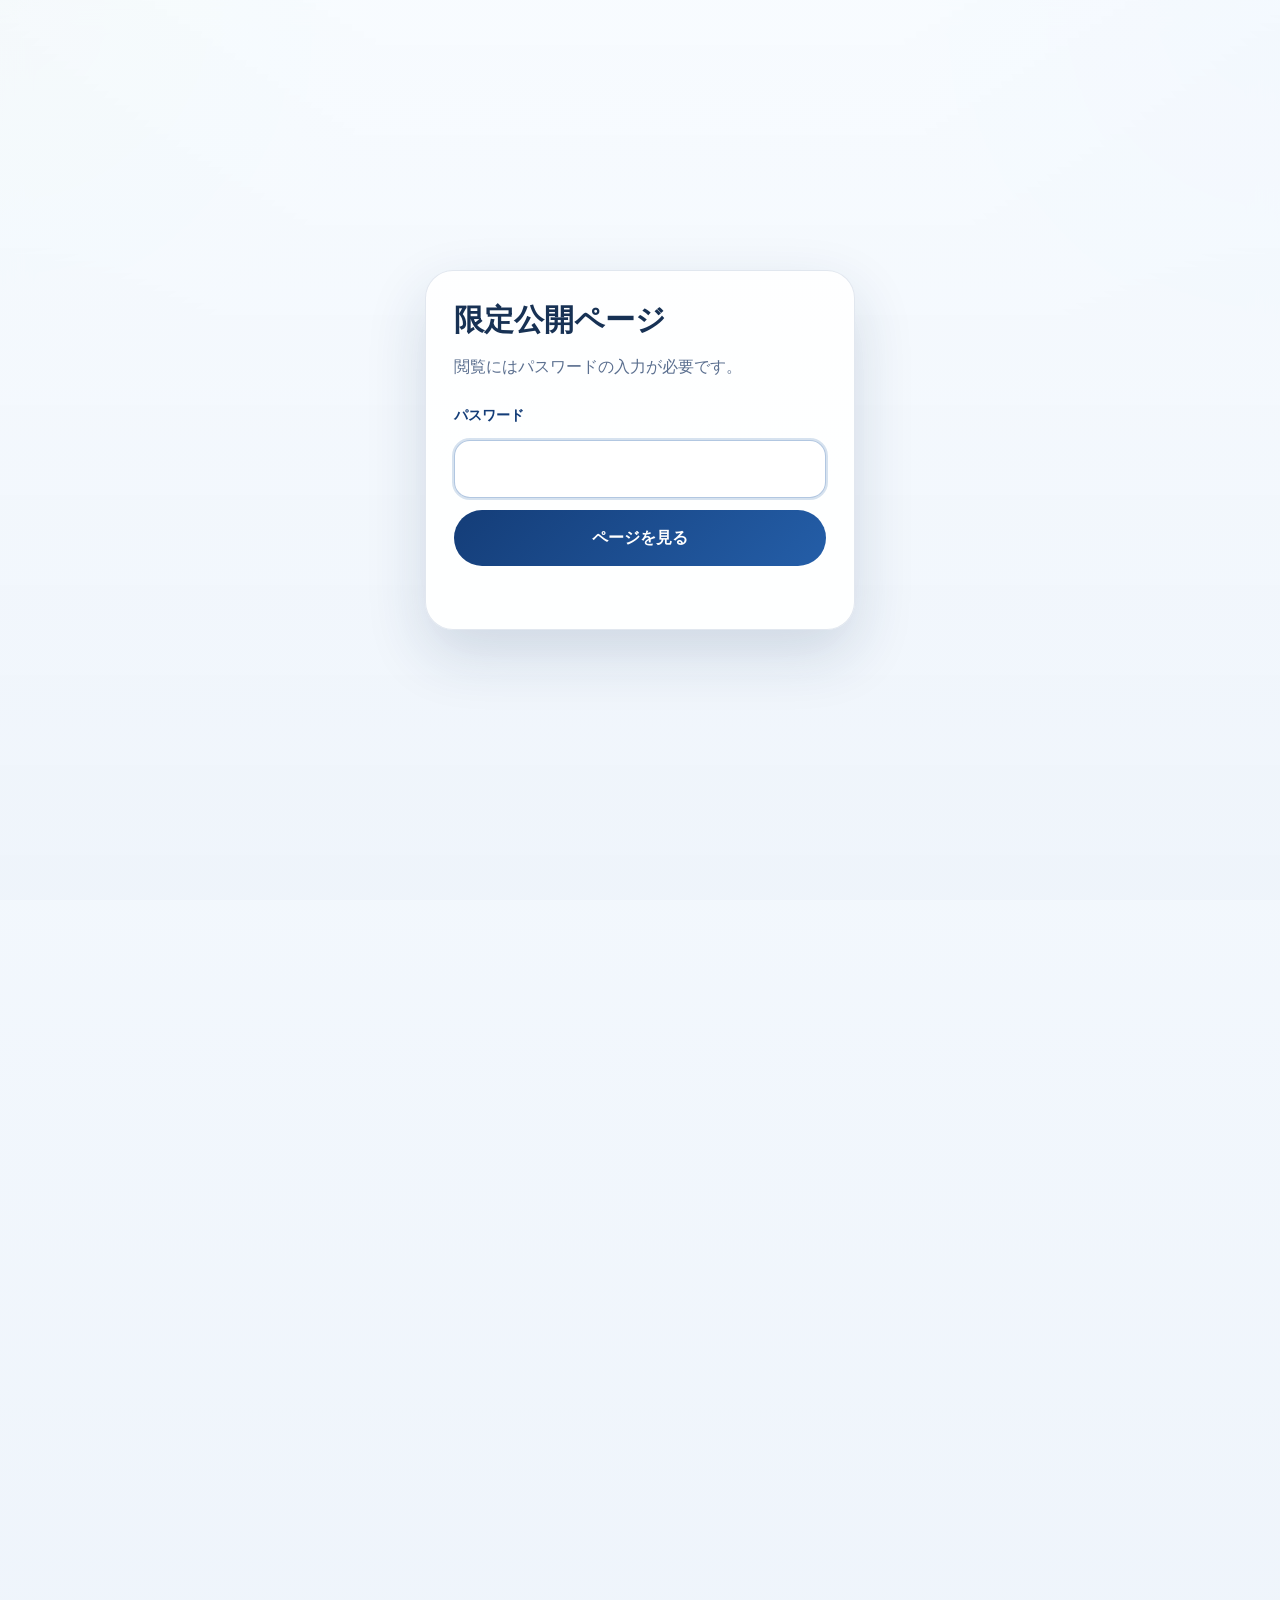
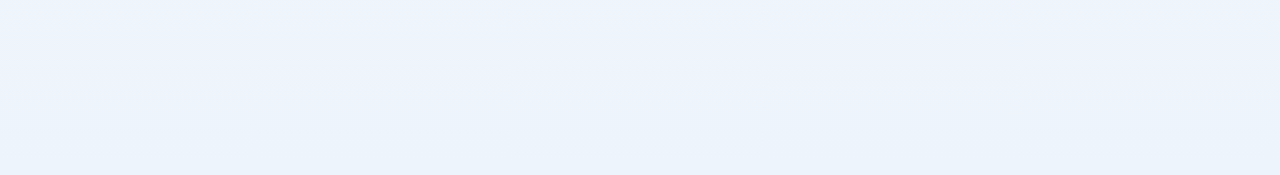
<file: index.html>
<!DOCTYPE html>
<html lang="ja">
<head>
  <meta charset="UTF-8">
  <meta name="viewport" content="width=device-width, initial-scale=1.0">
  <title>新南万博 | 年度別プロジェクト案内</title>
  <link rel="stylesheet" href="assets/site.css">
  <script defer src="assets/site-auth.js"></script>
</head>
<body class="theme-home auth-pending">
  <div class="site-shell">
    <header class="topbar">
      <div class="wrap topbar-inner">
        <a class="brand" href="index.html">新南万博</a>
        <nav class="year-tabs" aria-label="年度別ページ">
          <a class="tab is-active" href="index.html">トップ</a>
          <a class="tab" href="story.html">背景・ストーリー</a>
          <a class="tab" href="r7.html">令和7年度</a>
          <a class="tab" href="r8.html">令和8年度</a>
        </nav>
      </div>
    </header>

    <main>
      <section class="hero hero-home">
        <div class="wrap">
          <figure class="hero-image-card">
            <img src="assets/images/hero-main.png" alt="新南万博のメインビジュアル">
          </figure>
        </div>
      </section>

      <section class="section">
        <div class="wrap home-intro">
          <div class="section-copy section-copy-center">
            <h1>新南万博</h1>
            <p class="lead">
              新湊南部中学校の探究学習を、年度ごとの取り組みに分けて紹介しています。
            </p>
          </div>
        </div>
      </section>

      <section class="section">
        <div class="wrap">
          <div class="section-head">
            <div>
              <p class="kicker">Choose a Year</p>
              <h2>2つの年度ページへ</h2>
            </div>
          </div>

          <div class="portal-grid portal-grid-3">
            <article class="portal-card portal-story">
              <p class="card-year">Background & Story</p>
              <h3>新南万博の背景と<br>ストーリー</h3>
              <p>
                なぜこのプロジェクトが始まり、
                令和7年度と令和8年度がどうつながっているのかをまとめた紹介ページです。
              </p>
              <ul class="tag-row">
                <li>立ち上げの背景</li>
                <li>地域課題</li>
                <li>2年間のつながり</li>
              </ul>
              <a class="button-link" href="story.html">背景・ストーリーページを見る</a>
            </article>

            <article class="portal-card portal-r7">
              <p class="card-year">令和7年度 / 2025</p>
              <h3>スプラウトプロジェクト<br>「キング豆苗」</h3>
              <p>
                規格外スプラウトの課題に向き合い、
                キャラクターづくりから商品化、販売体験までつなげた取り組みです。
              </p>
              <ul class="tag-row">
                <li>規格外品の価値転換</li>
                <li>キャラクター制作</li>
                <li>販売体験</li>
              </ul>
              <a class="button-link" href="r7.html">令和7年度ページを見る</a>
            </article>

            <article class="portal-card portal-r8">
              <p class="card-year">令和8年度 / 2026</p>
              <h3>大豆プロジェクト<br>AI活用型・地域連携型の探究学習</h3>
              <p>
                1年生65名が、地域と連携しながら
                大豆の栽培から商品開発、発信まで挑戦するプロジェクトです。
              </p>
              <ul class="tag-row">
                <li>AIアグリテック</li>
                <li>大豆栽培</li>
                <li>地域共創</li>
              </ul>
              <a class="button-link" href="r8.html">令和8年度ページを見る</a>
            </article>
          </div>
        </div>
      </section>
    </main>

    <footer class="site-footer">
      <div class="wrap">
        新湊南部中学校「新南万博」公式紹介ページ
      </div>
    </footer>
  </div>
</body>
</html>
</file>
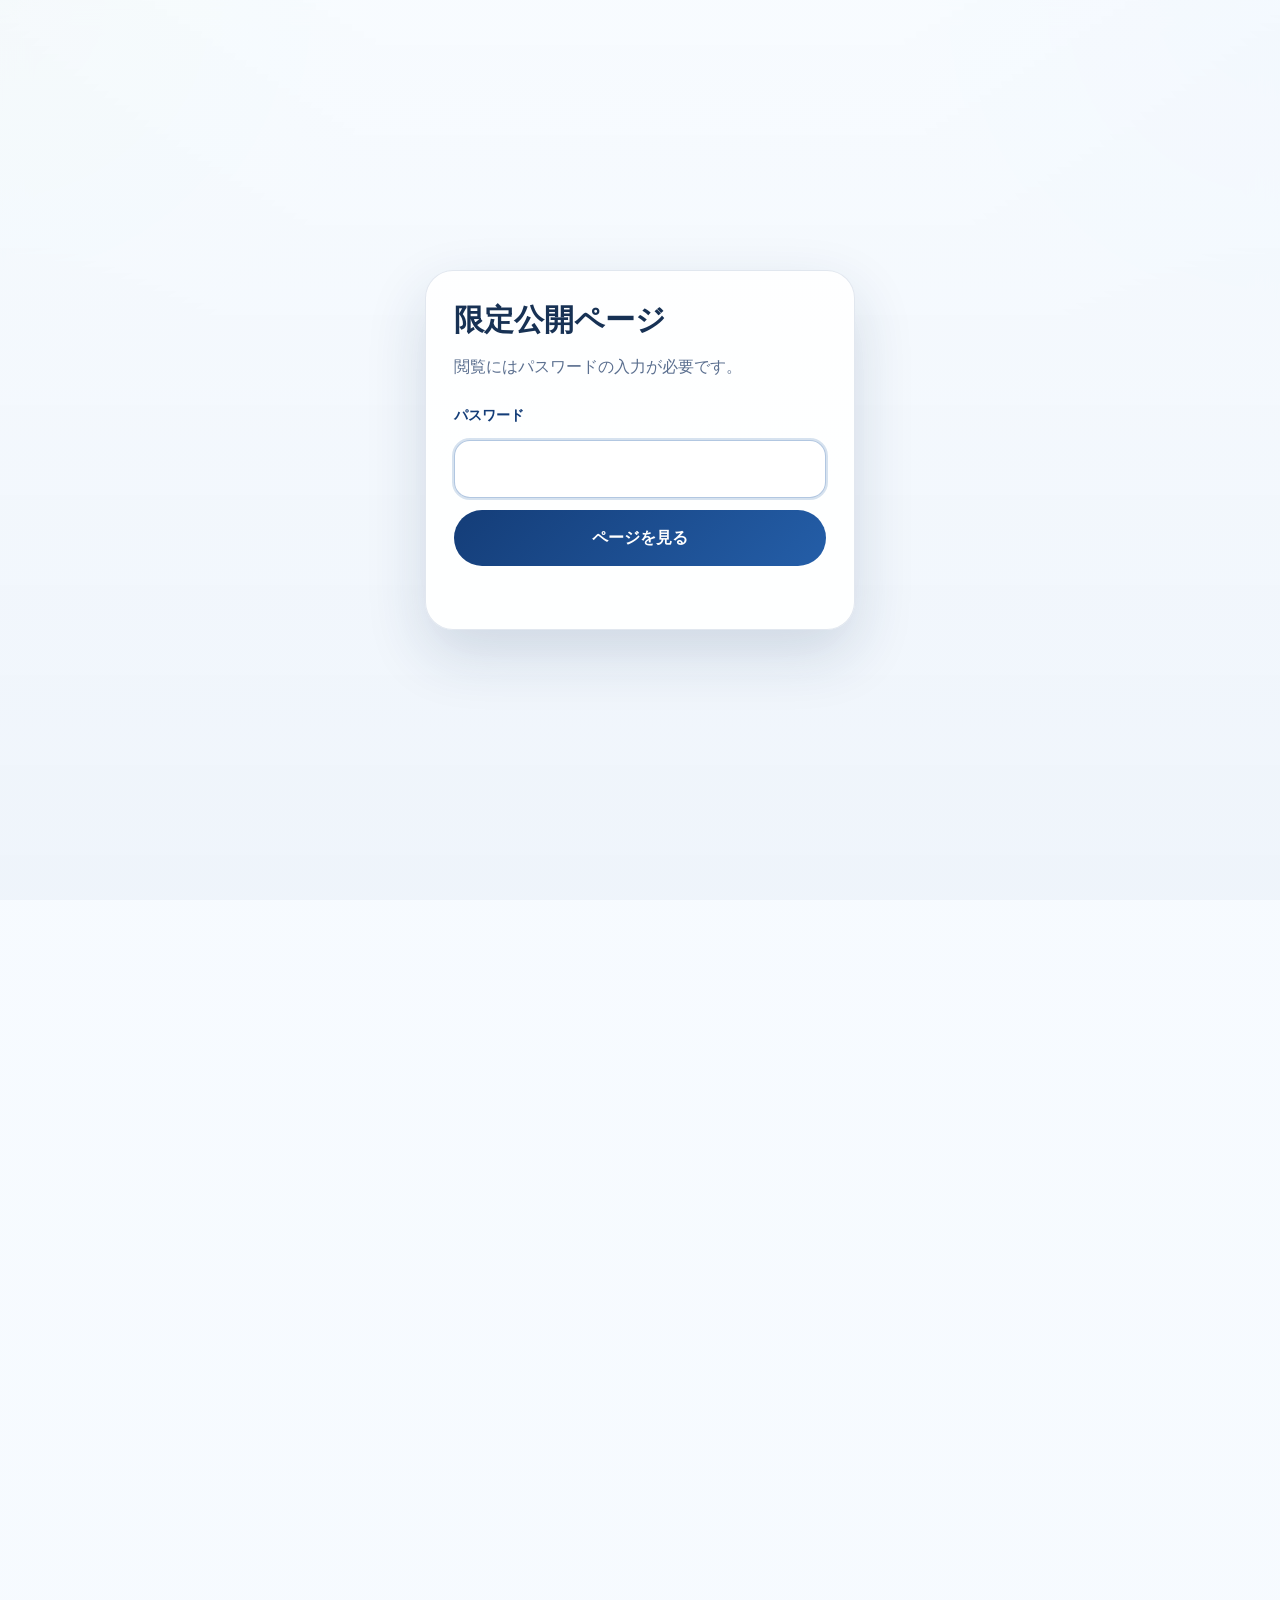
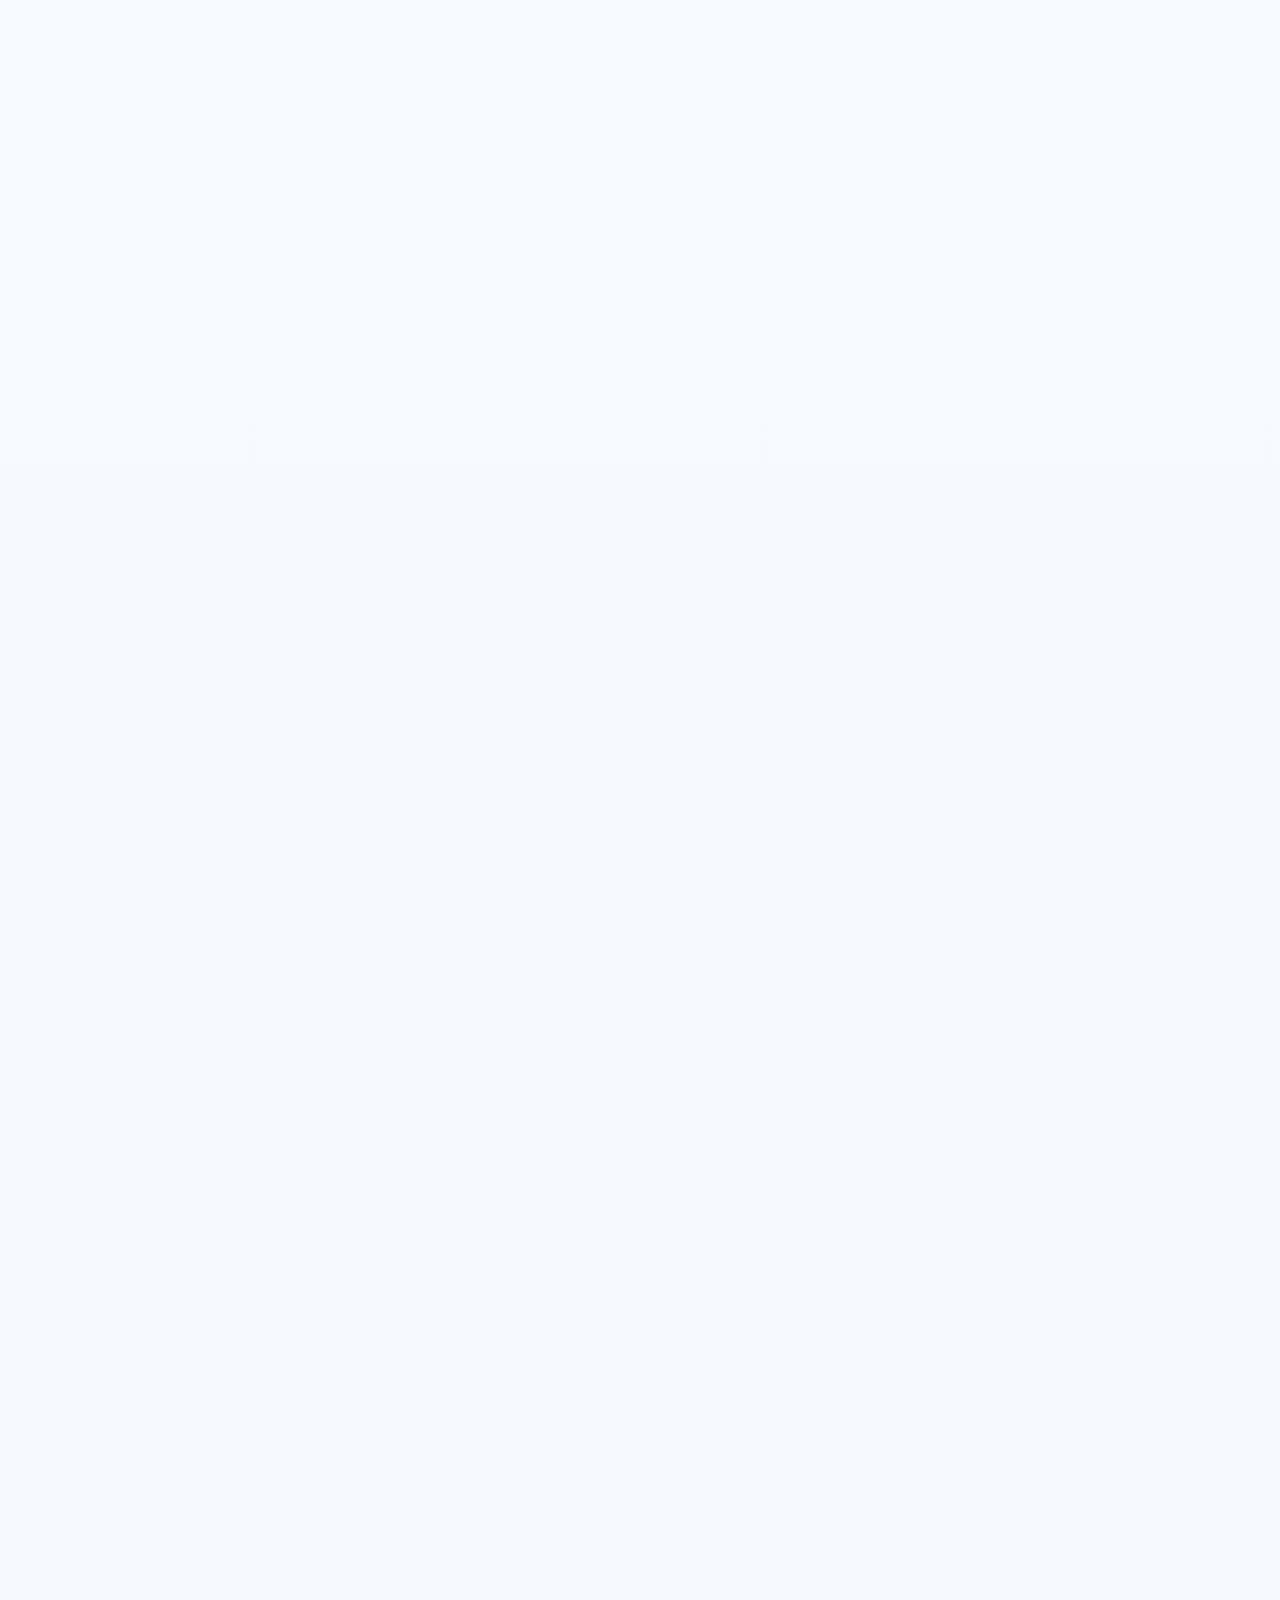
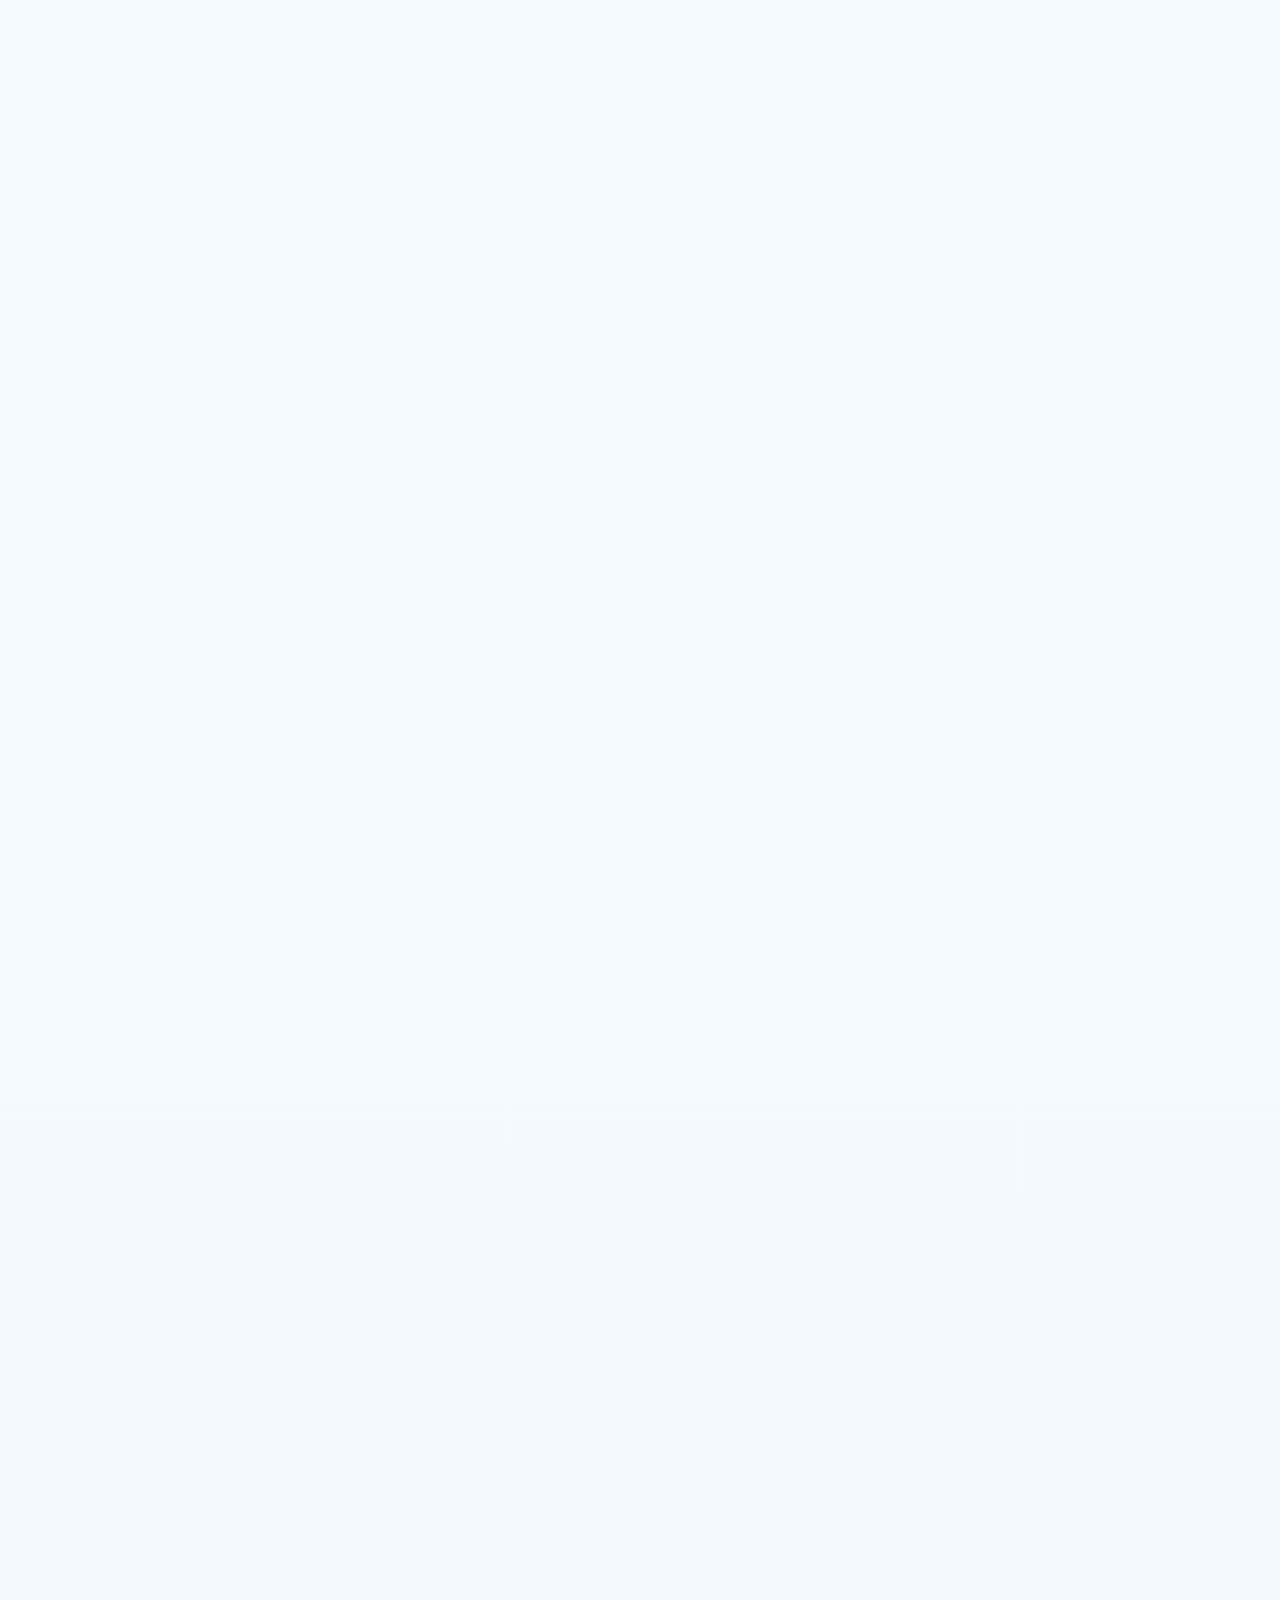
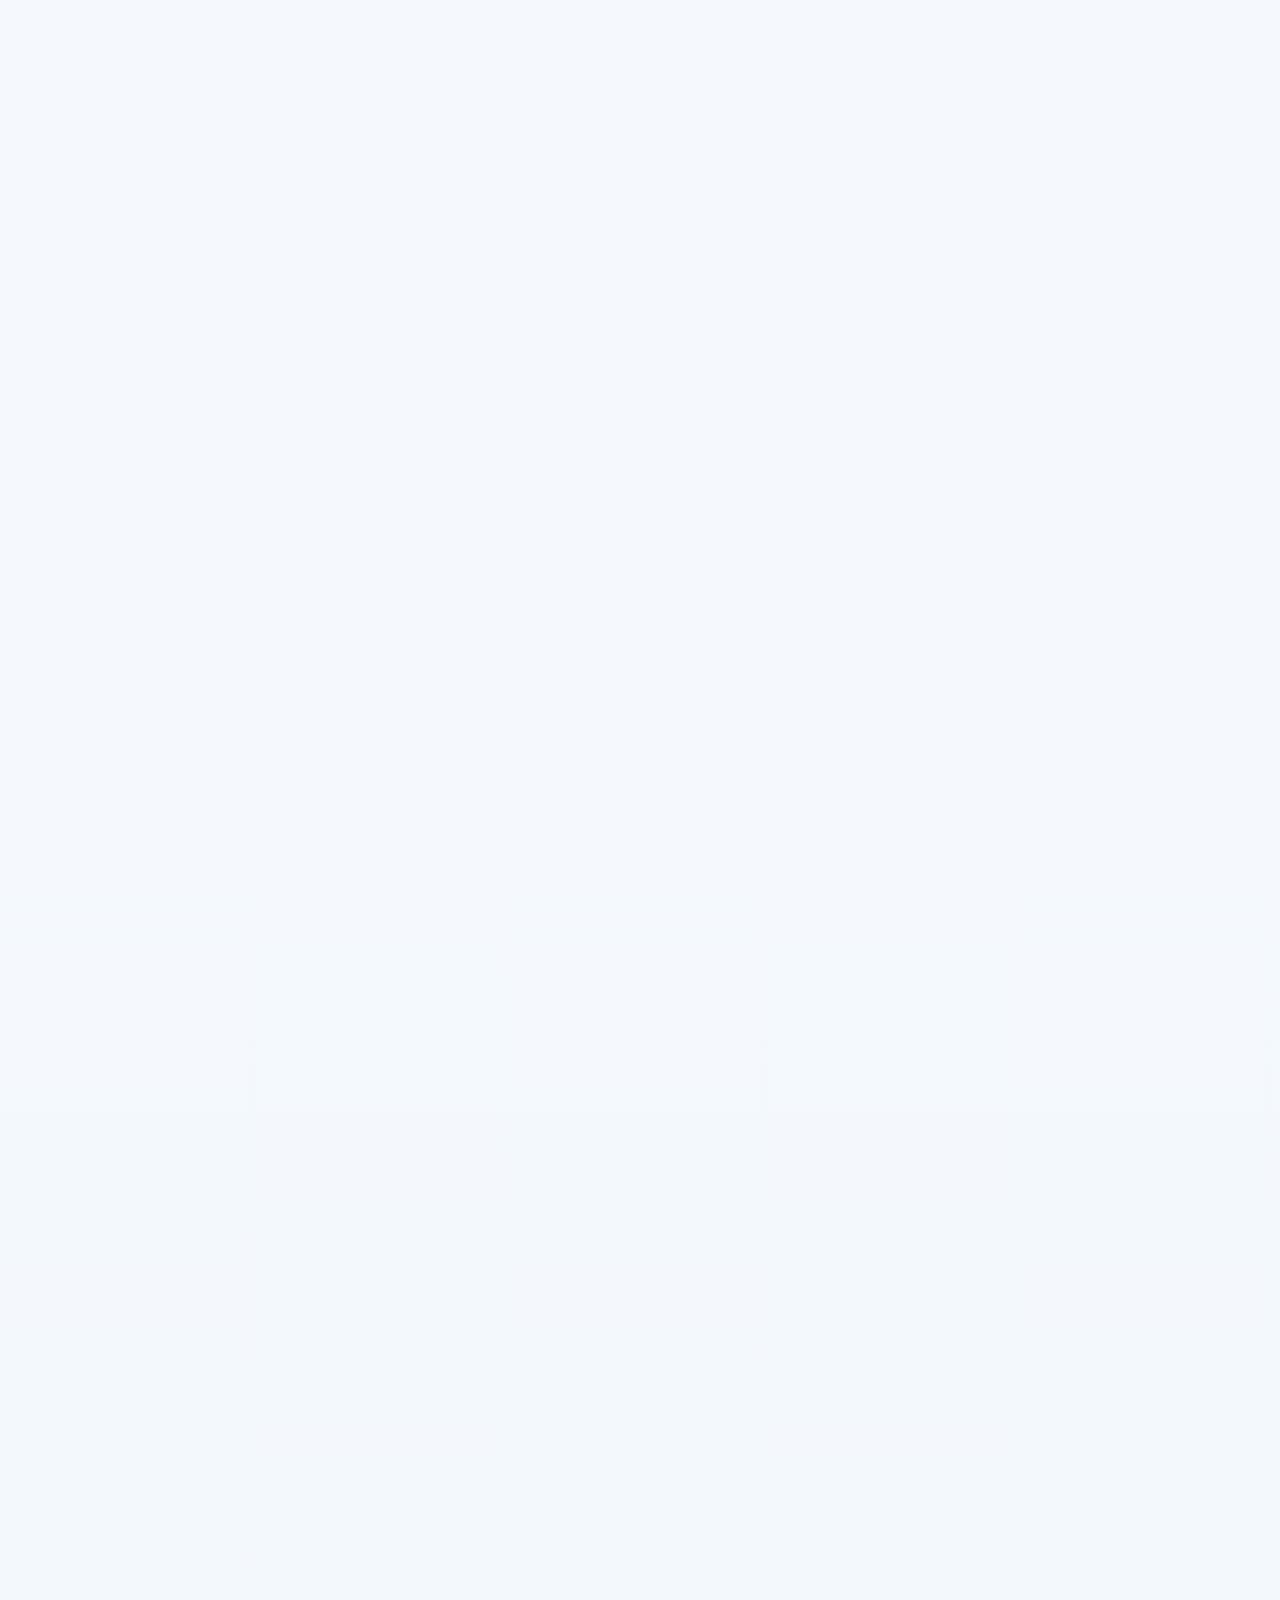
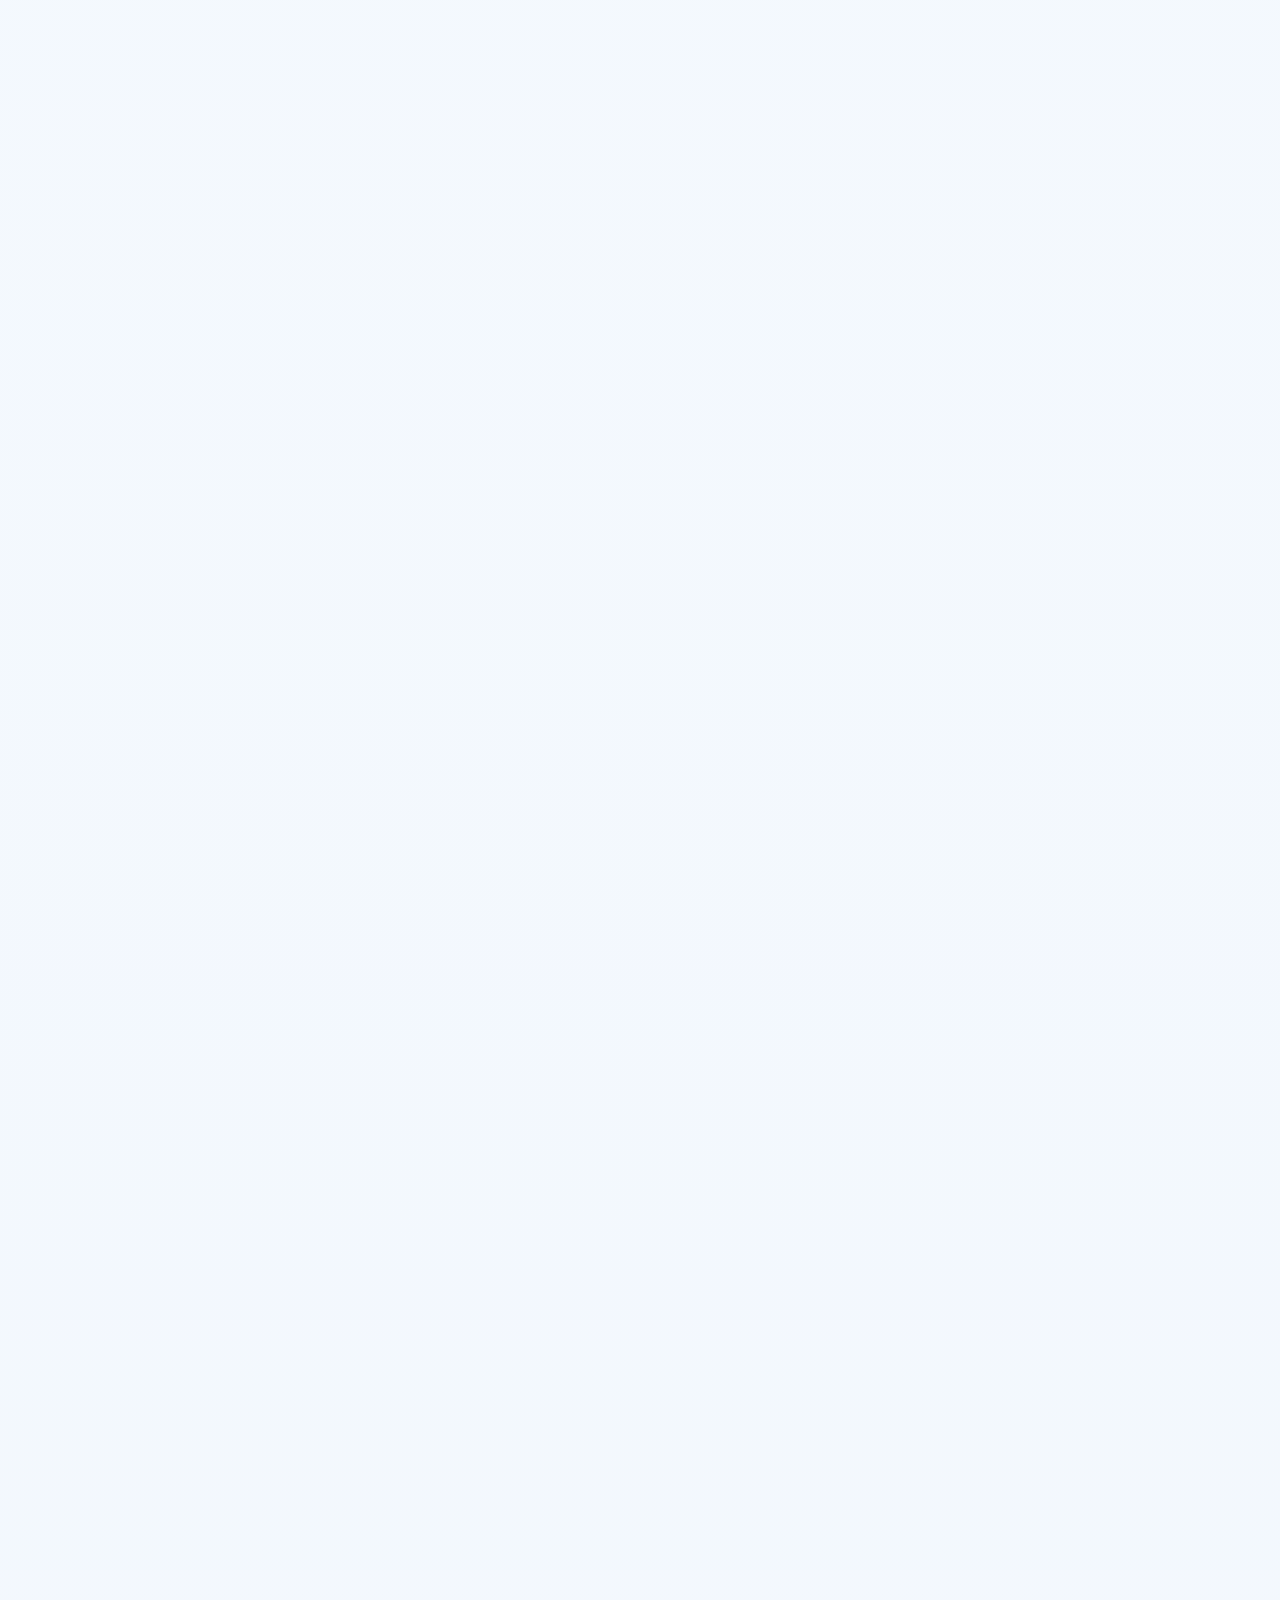
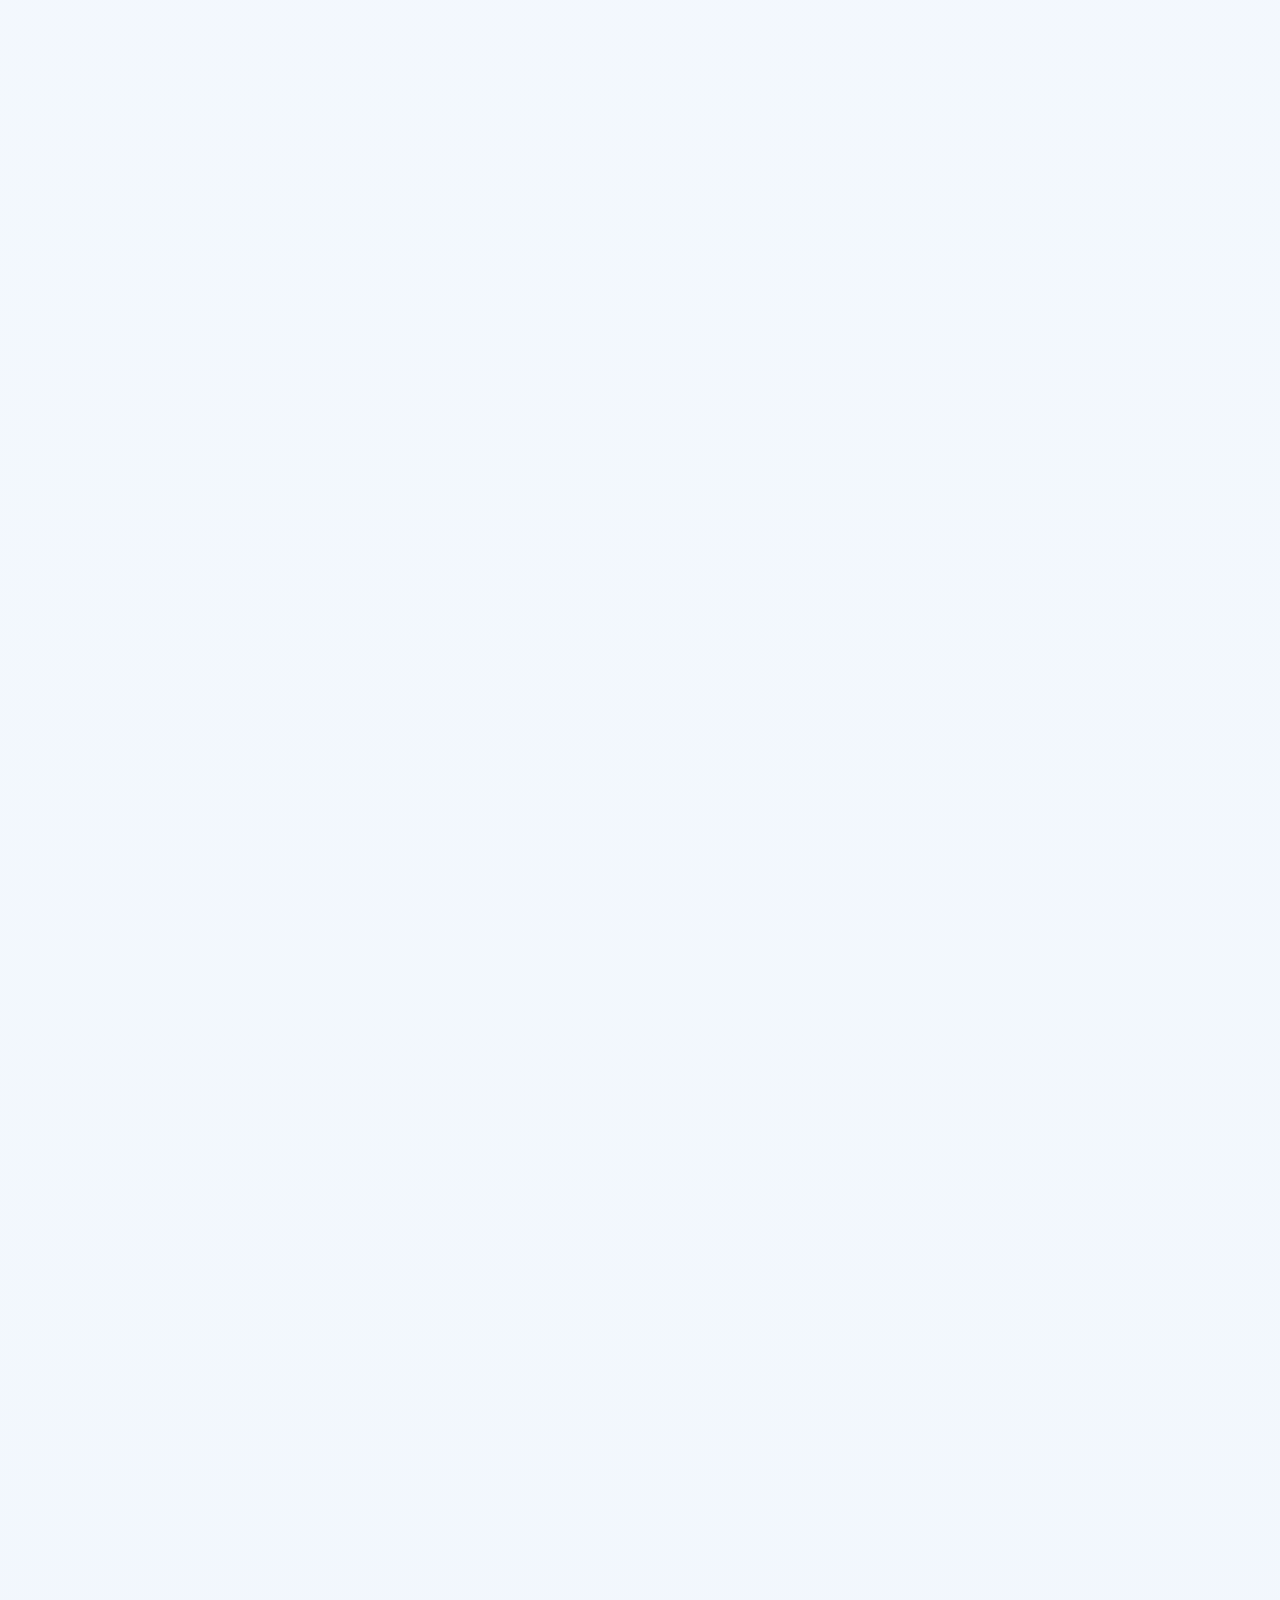
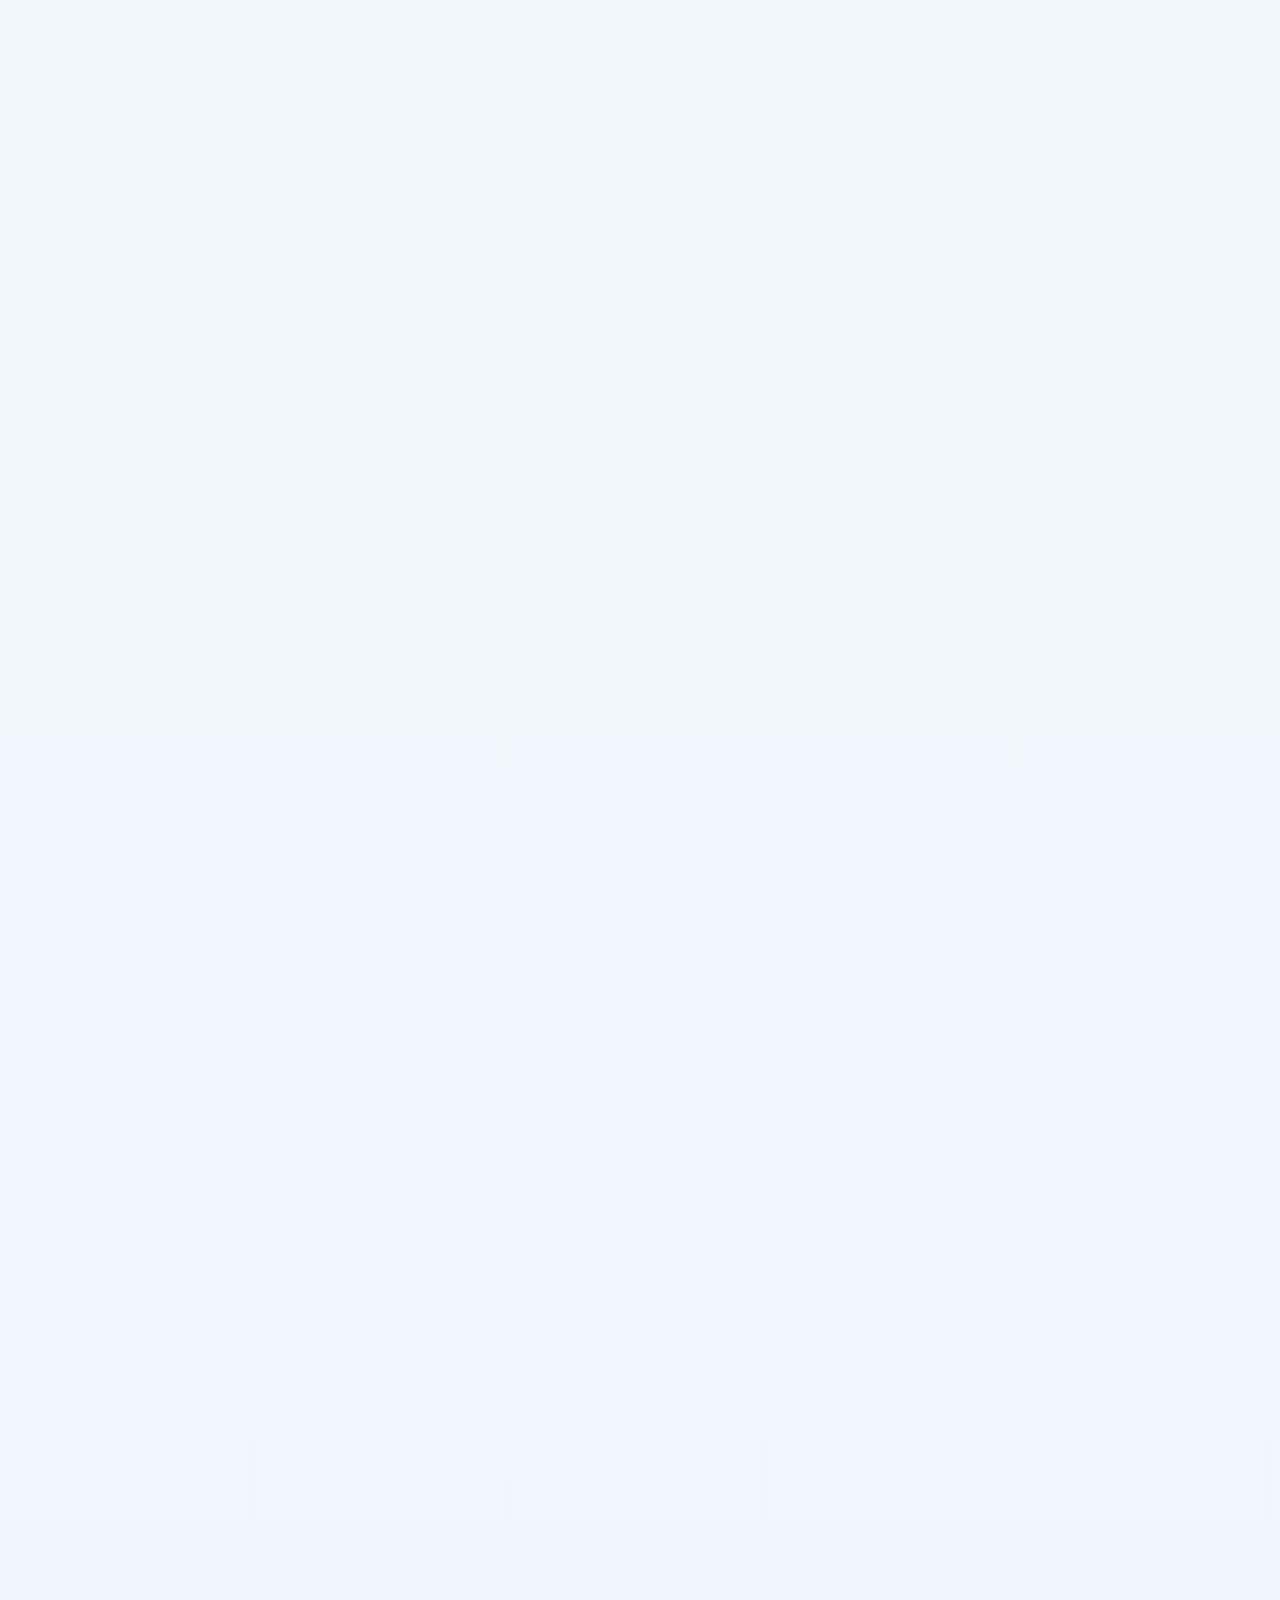
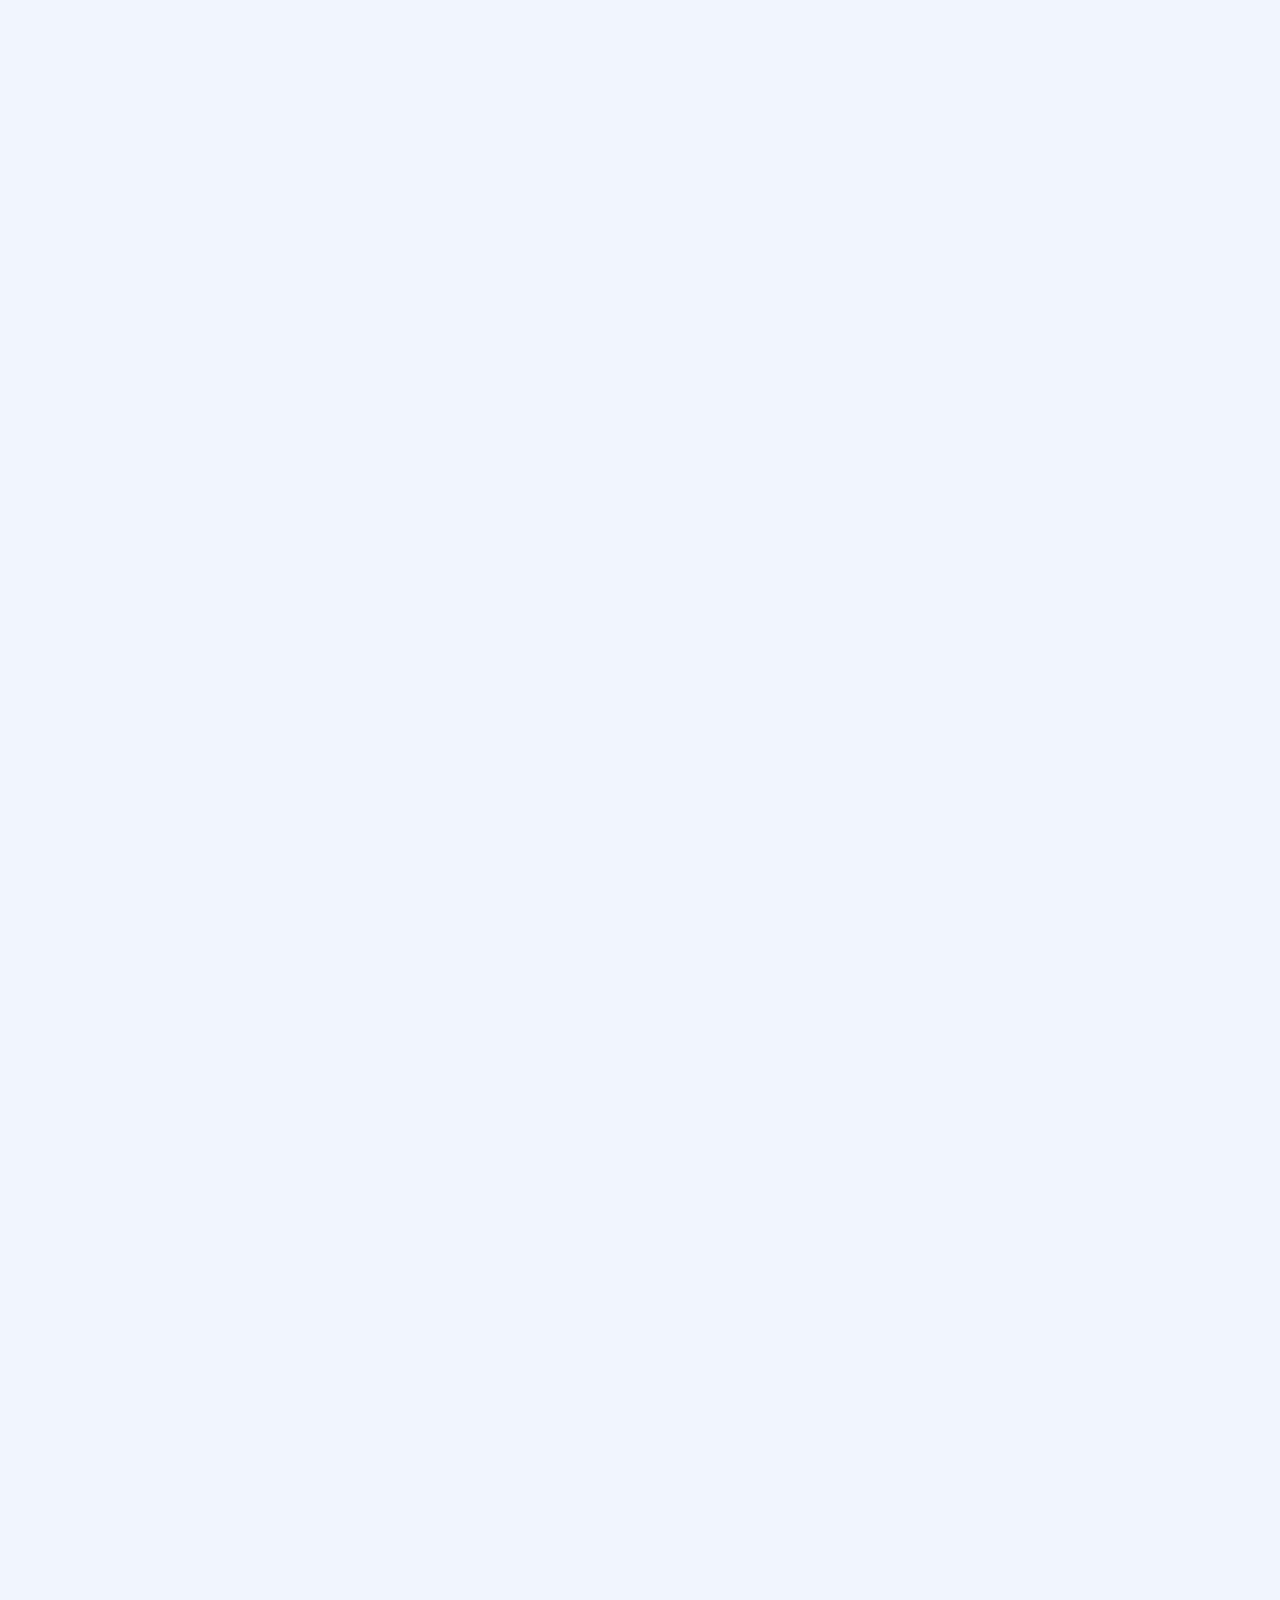
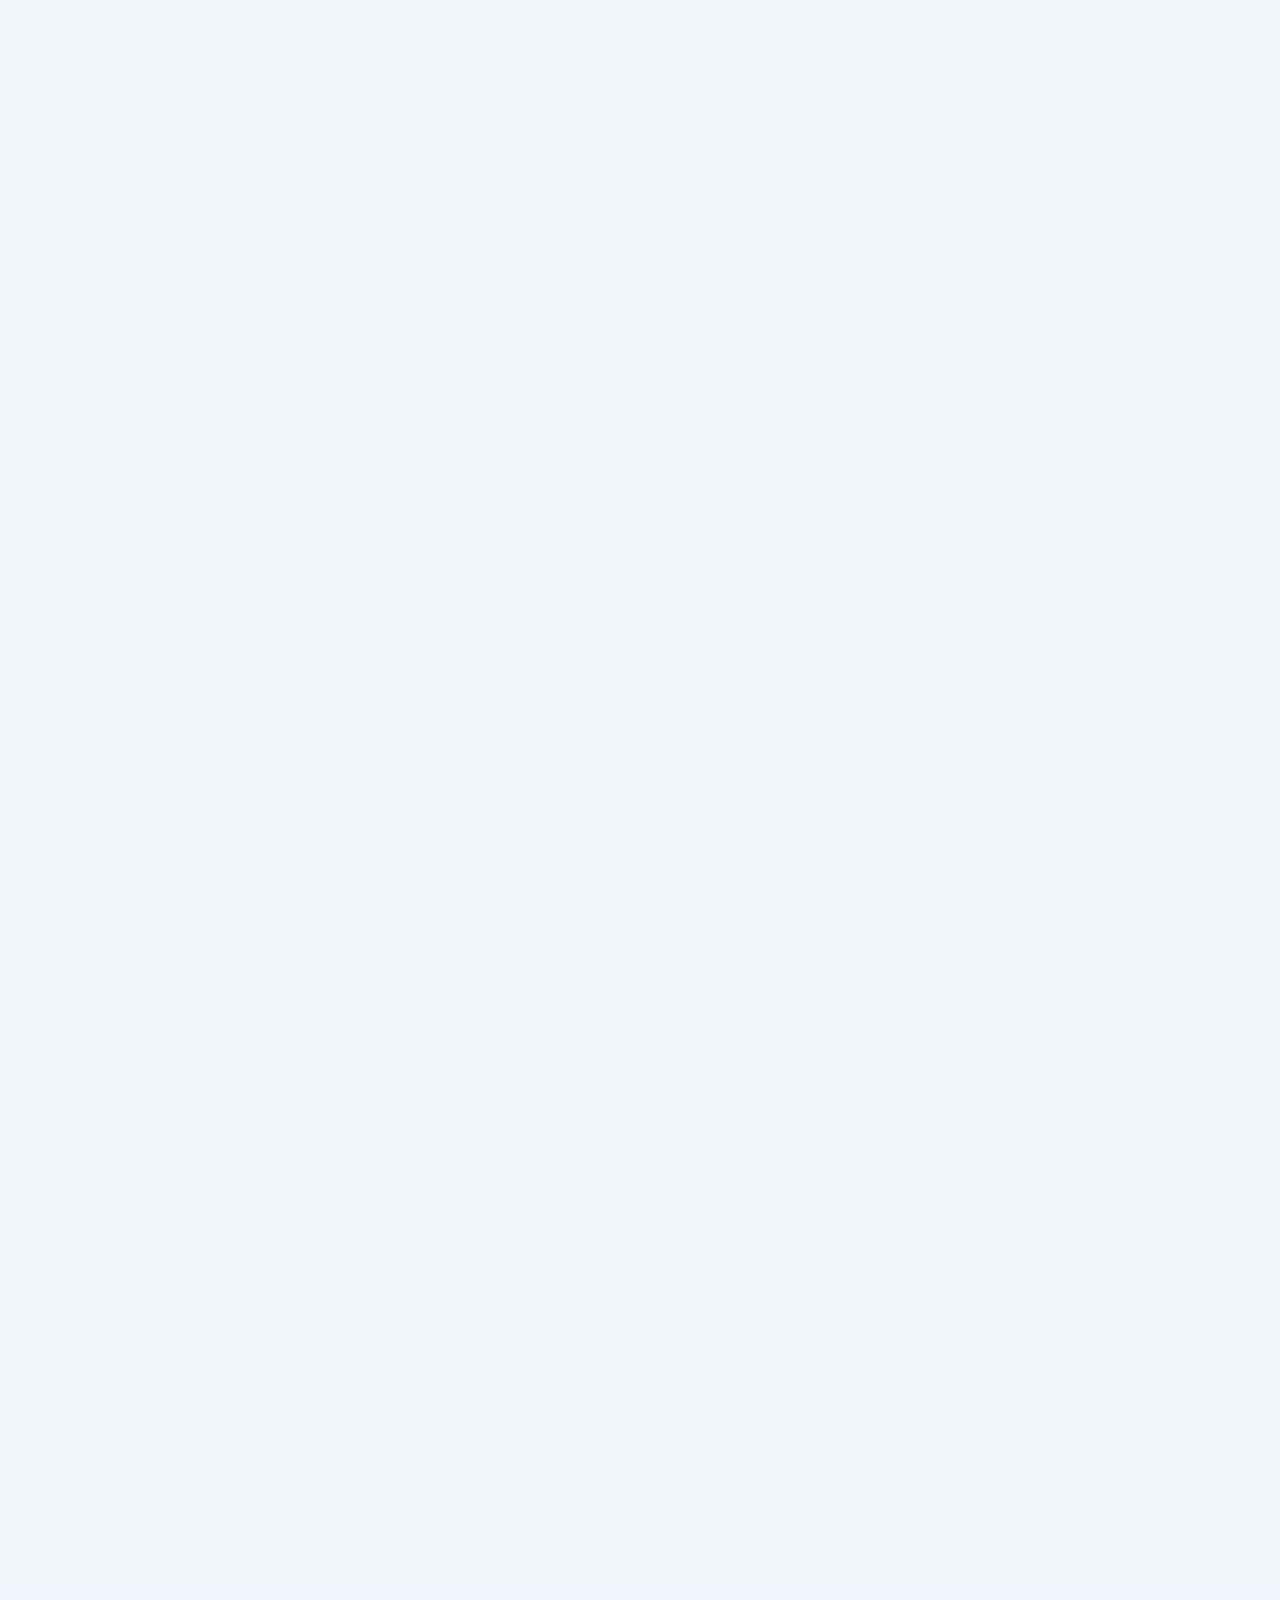
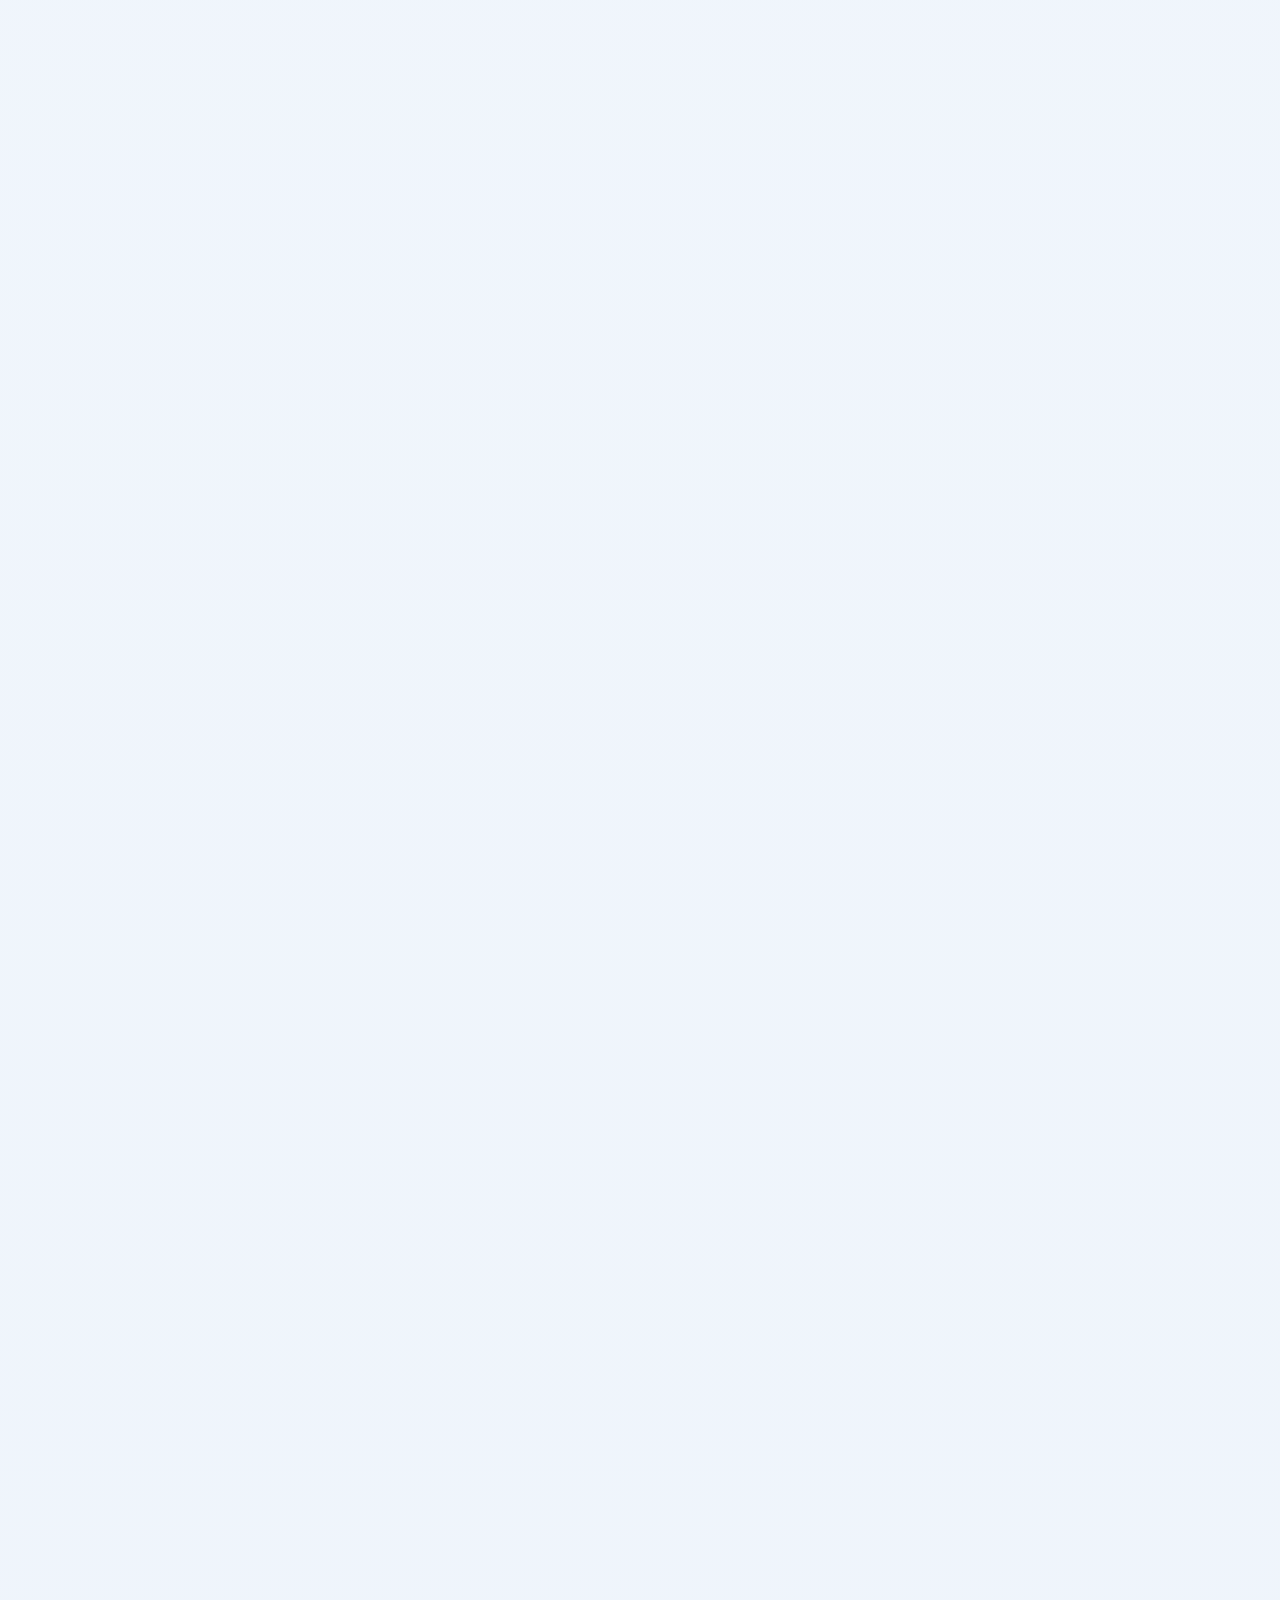
<file: r7.html>
<!DOCTYPE html>
<html lang="ja">
<head>
  <meta charset="UTF-8">
  <meta name="viewport" content="width=device-width, initial-scale=1.0">
  <title>令和7年度 | キング豆苗 | 新南万博</title>
  <link rel="stylesheet" href="assets/site.css">
  <script defer src="assets/site-auth.js"></script>
</head>
<body class="theme-r7 auth-pending">
  <div class="site-shell">
    <header class="topbar">
      <div class="wrap topbar-inner">
        <a class="brand" href="index.html">新南万博</a>
        <nav class="year-tabs" aria-label="年度別ページ">
          <a class="tab" href="index.html">トップ</a>
          <a class="tab" href="story.html">背景・ストーリー</a>
          <a class="tab is-active" href="r7.html">令和7年度</a>
          <a class="tab" href="r8.html">令和8年度</a>
        </nav>
      </div>
    </header>

    <main>
      <section class="page-hero">
        <div class="wrap">
          <figure class="hero-image-card">
            <img src="assets/images/r7-hero-main.png" alt="令和7年度の新南万博プロジェクト紹介ビジュアル">
          </figure>
        </div>
      </section>

      <section class="section section-tight">
        <div class="wrap">
          <div class="page-hero-copy">
            <p class="kicker">Reiwa 7 / 2025</p>
            <h1>キング豆苗</h1>
            <p class="lead">
              規格外になってしまうスプラウトを、価値ある商品へ。
              新湊南部中学校の生徒たちが、有限会社庄東ノーサンの現場理解を起点に、
              商品名、キャラクター、漫画、販促、販売までを一連で考えた
              地域連携型のスプラウト探究プロジェクトです。
            </p>
            <ul class="tag-row">
              <li>スプラウト</li>
              <li>規格外品の再定義</li>
              <li>キング豆苗</li>
              <li>店頭販売</li>
            </ul>
          </div>
        </div>
      </section>

      <section class="section">
        <div class="wrap">
          <div class="section-head">
            <div>
              <p class="kicker">Story Line</p>
              <h2>5つの流れで見る、令和7年度のキング豆苗プロジェクト</h2>
              <p class="section-text">
                令和7年度の取り組みは、ただ商品をつくった話ではなく、
                新南万博が始まった背景から、現場で見えた課題、表現づくり、
                商品化と販売、そして生徒たちの学びまでが連続した探究でした。
              </p>
            </div>
          </div>

          <div class="content-grid">
            <article class="panel">
              <h3>① 新南万博が始まった経緯</h3>
              <ul class="point-list">
                <li>新南万博は、地域の課題を中学生の探究学習とつなげ、学校の学びを社会実装へ広げるために始まった</li>
                <li>令和7年度はその入口として、地域企業である庄東ノーサンのスプラウト生産を題材にした</li>
                <li>生徒が地域の仕事や課題を自分ごととして捉えることが、この年度の出発点だった</li>
              </ul>
            </article>

            <article class="panel">
              <h3>② 栽培体験から見えてきた廃棄されるスプラウトの課題</h3>
              <ul class="point-list">
                <li>栽培や生産現場にふれる中で、豆苗は成長が早く、規格の調整が難しいため廃棄されやすいことが分かった</li>
                <li>食べられるのに出荷できないという現実を知り、食品ロスの課題を具体的に理解した</li>
                <li>この課題をどう前向きに伝え直すかが、生徒たちの探究テーマになっていった</li>
              </ul>
            </article>
          </div>
        </div>
      </section>

      <section class="section">
        <div class="wrap">
          <div class="section-head">
            <div>
              <p class="kicker">Story</p>
              <h2>課題発見から商品化まで、学びが段階的に深まっていく。</h2>
              <p class="section-text">
                生徒たちは、現場で見えた課題を受け止めるだけでなく、
                伝え方を考え、商品として世の中に出し、最後に自分たちの学びとして振り返るところまで進みました。
              </p>
            </div>
          </div>

          <div class="content-grid">
            <article class="panel">
              <h3>③ キャラクター作成、絵本作成</h3>
              <div class="timeline">
                <div class="timeline-item">
                  <strong>キャラクターづくり</strong>
                  <p>2025年9月には豆苗プロジェクトのキャラクターが決定し、豆苗のよさを親しみやすく伝える存在として活用された。</p>
                </div>
                <div class="timeline-item">
                  <strong>伝える表現の制作</strong>
                  <p>キャラクターだけでなく、絵本や漫画のような伝達物づくりにも取り組み、規格外豆苗の背景や魅力を分かりやすく伝える工夫を重ねた。</p>
                </div>
                <div class="timeline-item">
                  <strong>伝え方も学びの対象に</strong>
                  <p>「どうすれば手に取ってもらえるか」を考えながら、課題を前向きな物語へ変える広報の視点を学んだ。</p>
                </div>
              </div>
            </article>

            <article class="panel">
              <h3>④ 商品化、販売体験へ。</h3>
              <ul class="point-list">
                <li>2026年2月には、生徒のアイデアを反映した新商品「キング豆苗」が完成した</li>
                <li>キャラクター、文言、レシピ案などが商品価値の一部として組み込まれた</li>
                <li>2月28日にはアルビス太閤山店で店頭販売を実施し、生徒自身が来店者へ魅力を伝えた</li>
                <li>IM Zipとの連携や試食、配布物なども含め、学びが売り場で実践される形になった</li>
                <li>用意した100パックが約40分で完売し、社会実装として明確な成果を残した</li>
              </ul>
            </article>
          </div>
        </div>
      </section>

      <section class="section">
        <div class="wrap media-grid">
          <article class="media-card">
            <figure>
              <img src="assets/images/r7-character-board.jpg" alt="キング豆苗のキャラクター案を掲示した写真">
            </figure>
            <div class="media-copy">
              <h3>キャラクター開発の記録</h3>
              <p>生徒が考えたキャラクター案が可視化され、豆苗の魅力を伝える表現づくりが重視されていたことが分かります。</p>
            </div>
          </article>

          <article class="media-card">
            <figure>
              <img src="assets/images/r7-sales-photo.jpg" alt="アルビス店頭でキング豆苗をPRする様子">
            </figure>
            <div class="media-copy">
              <h3>店頭PRと販売実践</h3>
              <p>学校の学びが売り場へ持ち出され、生徒と地域タレントが一緒に価値を伝える実装段階まで進んだことを示す写真です。</p>
            </div>
          </article>
        </div>
      </section>

      <section class="section">
        <div class="wrap">
          <div class="section-head">
            <div>
              <p class="kicker">News Coverage</p>
              <h2>新聞記事で広がった、キング豆苗プロジェクトの反響</h2>
              <p class="section-text">
                令和7年度の取り組みは、キャラクター発表、漫画制作、商品化、販売実践まで、
                各段階で複数の新聞に取り上げられました。地域の中でどのように認知が広がっていったかを、
                報道の流れから見ることができます。
              </p>
            </div>
          </div>
        </div>

        <div class="full-visual-stack">
          <article class="full-visual-card full-visual-card-article">
            <figure>
              <img src="assets/images/r7-news-01.png" alt="富山新聞 2025年10月30日 トウミョウPRへキャラ">
            </figure>
            <div class="media-copy">
              <h3>富山新聞 2025年10月30日</h3>
              <p>「トウミョウPRへキャラ」。規格外豆苗を親しみやすく伝えるキャラクターづくりが報じられました。</p>
            </div>
          </article>

          <article class="full-visual-card full-visual-card-article">
            <figure>
              <img src="assets/images/r7-news-02.png" alt="日本農業新聞 2025年 豆苗キャラ誕生">
            </figure>
            <div class="media-copy">
              <h3>日本農業新聞 2025年</h3>
              <p>「豆苗キャラ誕生」。中学生のデザインが商品パッケージに採用され、課題解決へつながる取り組みとして紹介されました。</p>
            </div>
          </article>

          <article class="full-visual-card full-visual-card-article">
            <figure>
              <img src="assets/images/r7-news-03.png" alt="北日本新聞 2025年11月7日 規格外豆苗 キャラでPR">
            </figure>
            <div class="media-copy">
              <h3>北日本新聞 2025年11月7日</h3>
              <p>「規格外豆苗 キャラでPR」。販売促進へ向けて、生徒が考案したキャラクターの活用が伝えられました。</p>
            </div>
          </article>

          <article class="full-visual-card full-visual-card-article">
            <figure>
              <img src="assets/images/r7-news-04.png" alt="北陸中日新聞 豆苗販促キャラが登場">
            </figure>
            <div class="media-copy">
              <h3>北陸中日新聞</h3>
              <p>「豆苗販促キャラが登場」。規格外品の魅力を伝える新しい顔として、豆苗キャラクターの誕生が紹介されました。</p>
            </div>
          </article>

          <article class="full-visual-card full-visual-card-article">
            <figure>
              <img src="assets/images/r7-news-05.png" alt="富山新聞 2026年1月30日 フードロス削減 漫画で呼び掛け">
            </figure>
            <div class="media-copy">
              <h3>富山新聞 2026年1月30日</h3>
              <p>「フードロス削減 漫画で呼び掛け」。規格外豆苗の背景や魅力を、漫画という形で伝える試みが報じられました。</p>
            </div>
          </article>

          <article class="full-visual-card full-visual-card-article">
            <figure>
              <img src="assets/images/r7-news-06.png" alt="北日本新聞 2026年1月30日 地産の規格外豆苗 漫画に">
            </figure>
            <div class="media-copy">
              <h3>北日本新聞 2026年1月30日</h3>
              <p>「地産の規格外豆苗 漫画に」。食品ロス削減と魅力発信を両立する表現づくりとして取り上げられました。</p>
            </div>
          </article>

          <article class="full-visual-card full-visual-card-article">
            <figure>
              <img src="assets/images/r7-news-07.png" alt="規格外豆苗 商品に 2026年2月">
            </figure>
            <div class="media-copy">
              <h3>商品化報道 2026年2月</h3>
              <p>キャラクターやレシピ案を取り入れた「キング豆苗」の完成が伝えられ、販売前の期待感が高まりました。</p>
            </div>
          </article>

          <article class="full-visual-card full-visual-card-article">
            <figure>
              <img src="assets/images/r7-news-08.png" alt="富山新聞 2026年2月21日 規格外をキング豆苗に">
            </figure>
            <div class="media-copy">
              <h3>富山新聞 2026年2月21日</h3>
              <p>「規格外を『キング豆苗』に」。規格外品を前向きな商品価値へ転換した点が、地域連携の成果として紹介されました。</p>
            </div>
          </article>

          <article class="full-visual-card full-visual-card-article">
            <figure>
              <img src="assets/images/r7-news-09.png" alt="富山新聞 2026年3月1日 キング豆苗 大きくお得">
            </figure>
            <div class="media-copy">
              <h3>富山新聞 2026年3月1日</h3>
              <p>「キング豆苗 大きくお得」。店頭販売の様子と、買い物客へ直接魅力を伝える実践が大きく報じられました。</p>
            </div>
          </article>

          <article class="full-visual-card full-visual-card-article">
            <figure>
              <img src="assets/images/r7-news-10.png" alt="キング豆苗いかが 新商品をPRする生徒たち">
            </figure>
            <div class="media-copy">
              <h3>販売PR報道</h3>
              <p>アルビス店頭でのPR活動が記事化され、生徒たちが自ら売り場に立って伝える姿が地域へ共有されました。</p>
            </div>
          </article>
        </div>
      </section>

      <section class="section">
        <div class="wrap">
          <div class="section-head">
            <div>
              <p class="kicker">Highlights</p>
              <h2>⑤ 生徒たちが得た学び</h2>
            </div>
          </div>

          <div class="content-grid">
            <article class="panel">
              <h3>課題を価値に変える学び</h3>
              <ul class="point-list">
                <li>規格外品を「困りごと」で終わらせず、「価値ある商品」として見直す視点を得た</li>
                <li>地域の課題を、自分たちの言葉で説明し直す力が育った</li>
                <li>課題発見から価値転換までを、実体験を通じて理解できた</li>
              </ul>
            </article>

            <article class="panel">
              <h3>社会とつながる学び</h3>
              <ul class="point-list">
                <li>キャラクターや絵本、商品づくりを通して、伝えることの大切さを学んだ</li>
                <li>販売体験を通して、消費者に届く表現や対話の重要性を体感した</li>
                <li>学校の学びが地域や売り場につながることで、自分たちの活動が社会に届く実感を得た</li>
              </ul>
            </article>
          </div>
        </div>
      </section>

    </main>

    <footer class="site-footer">
      <div class="wrap">
        令和7年度ページでは、スプラウトと「キング豆苗」の取り組みに絞って掲載しています。
      </div>
    </footer>
  </div>
</body>
</html>
</file>
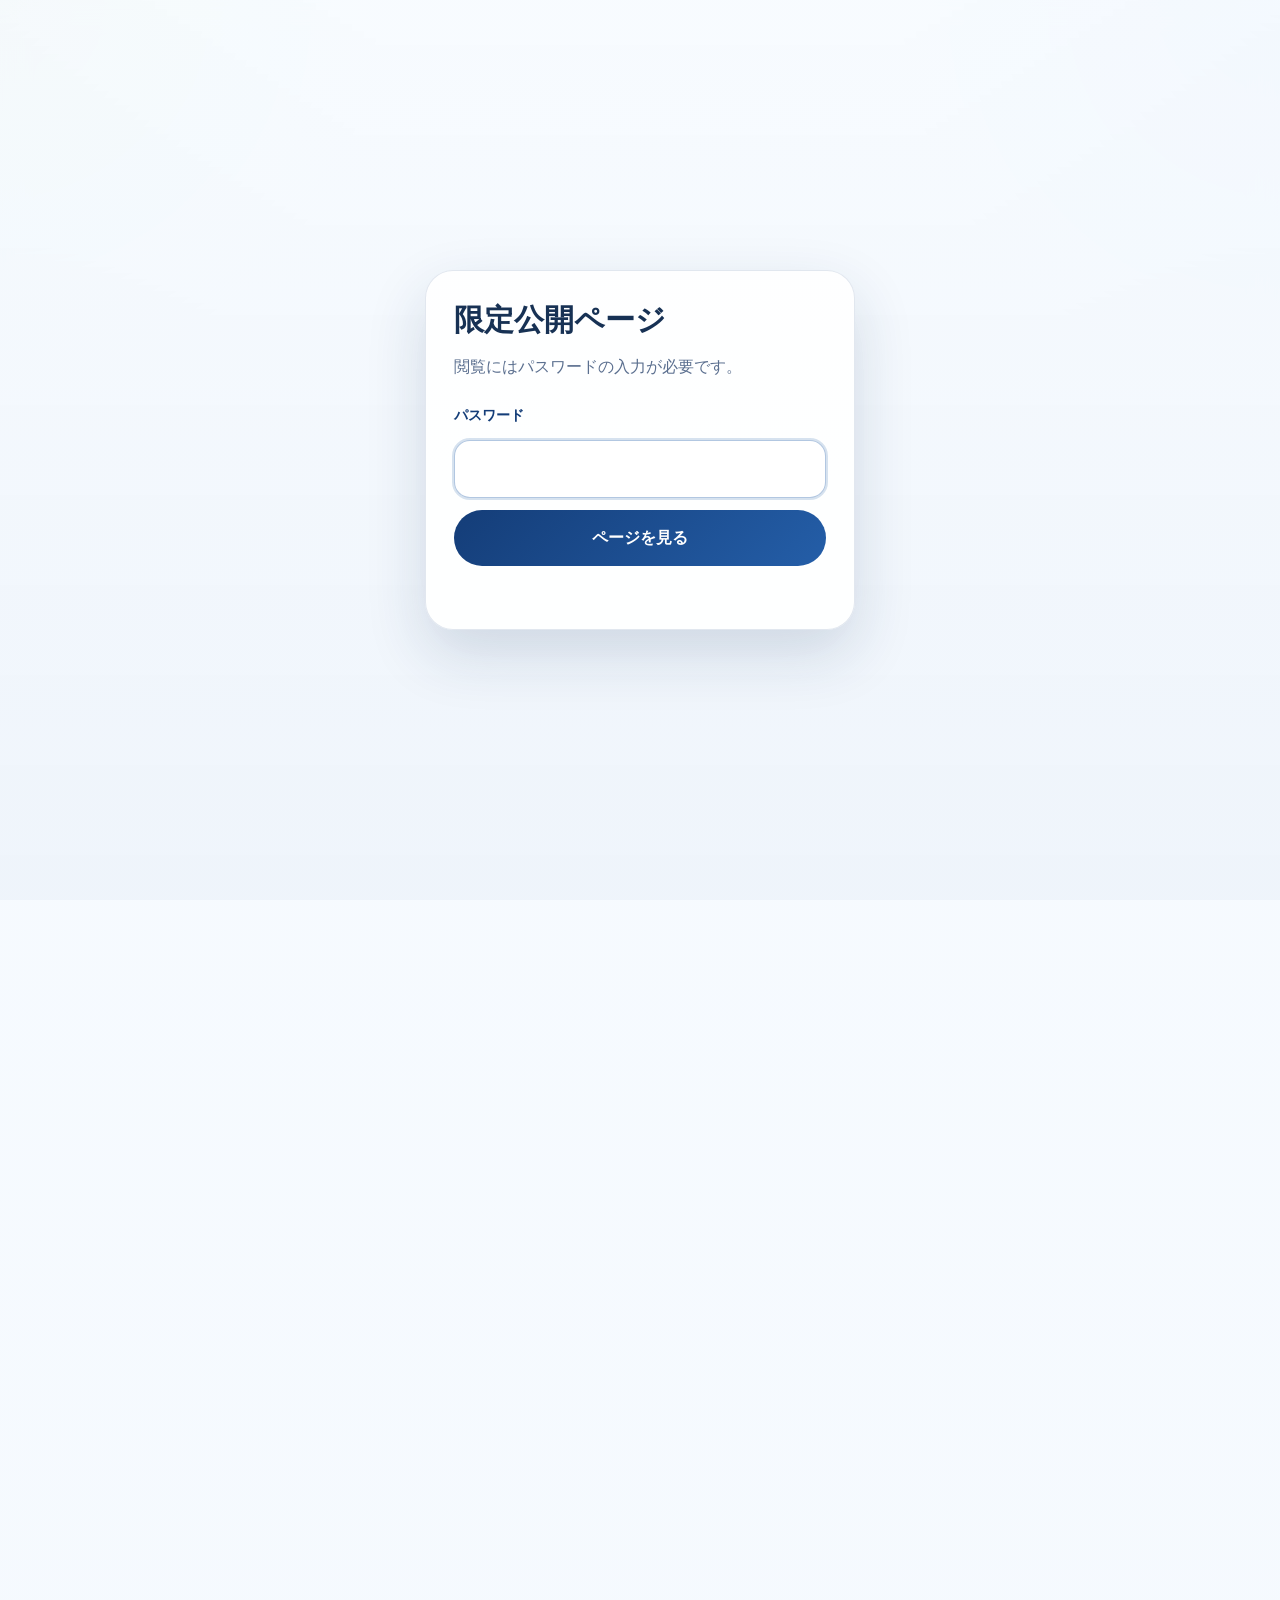
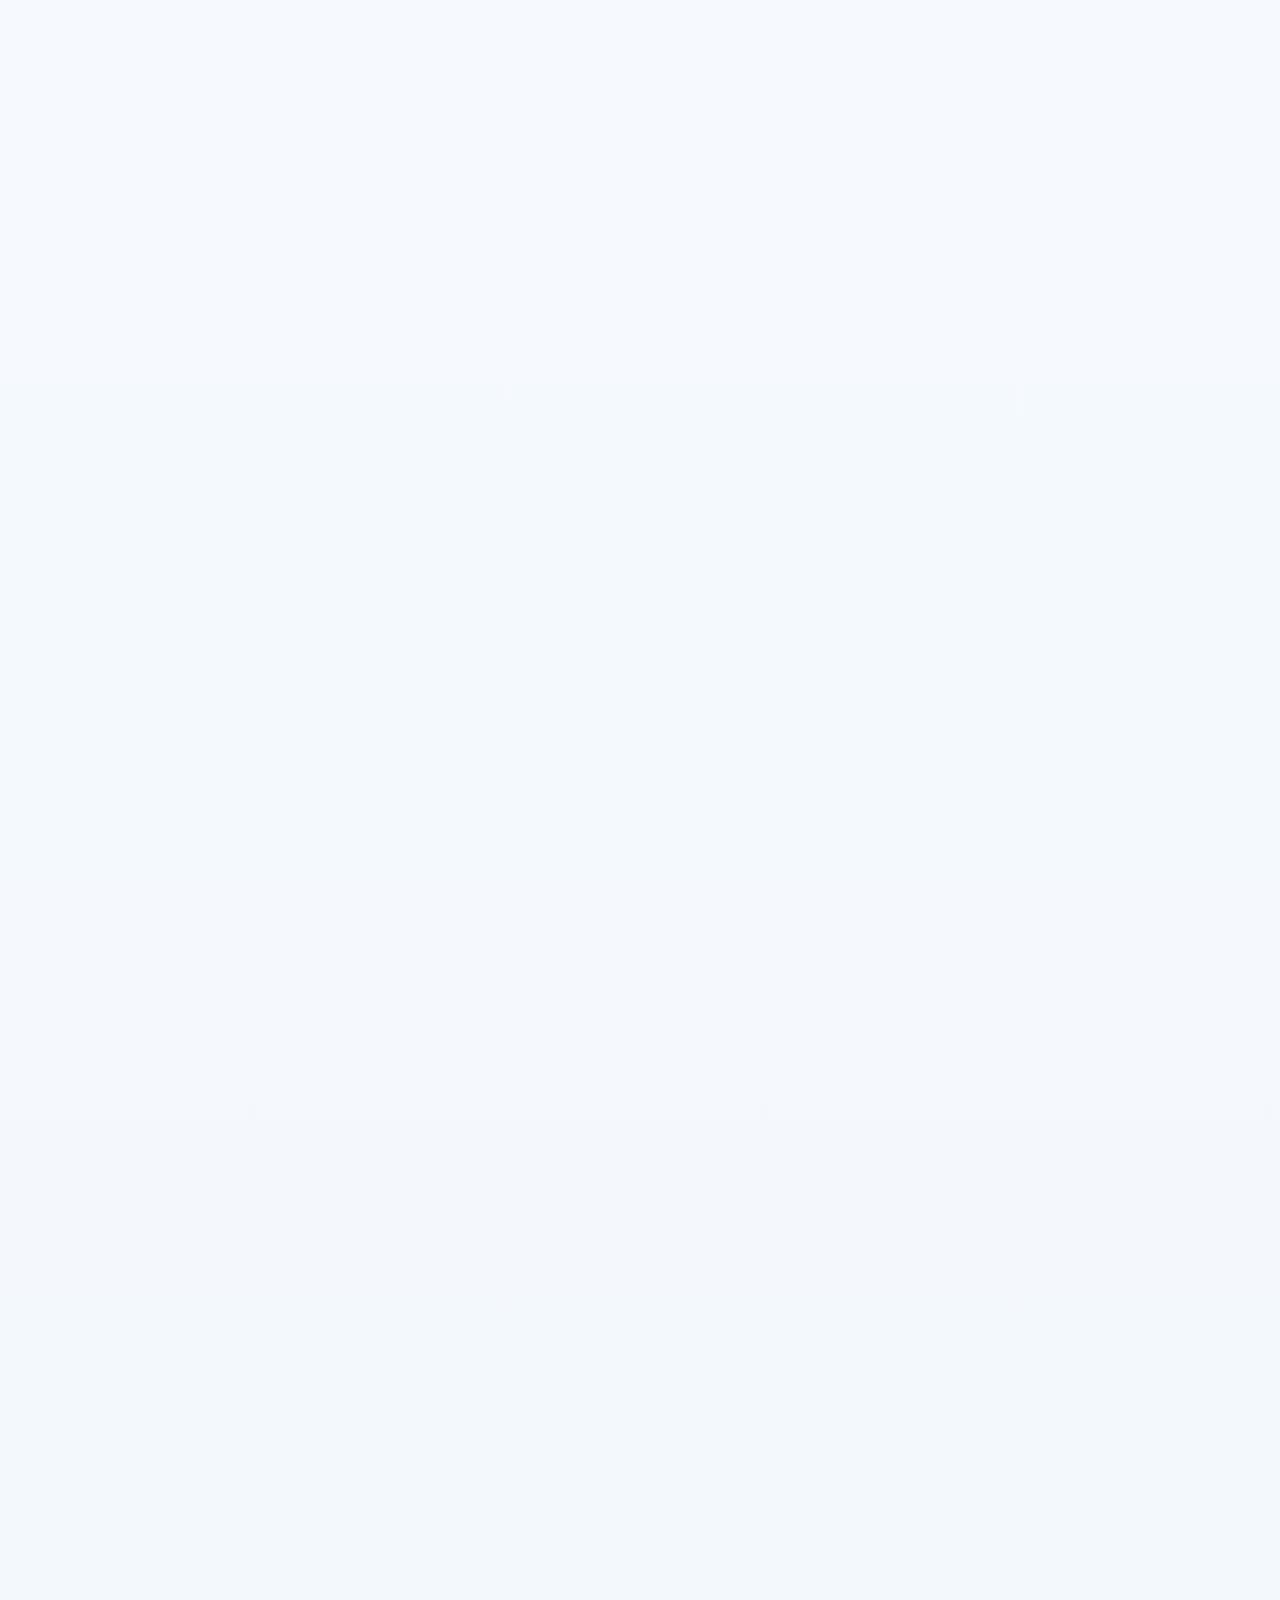
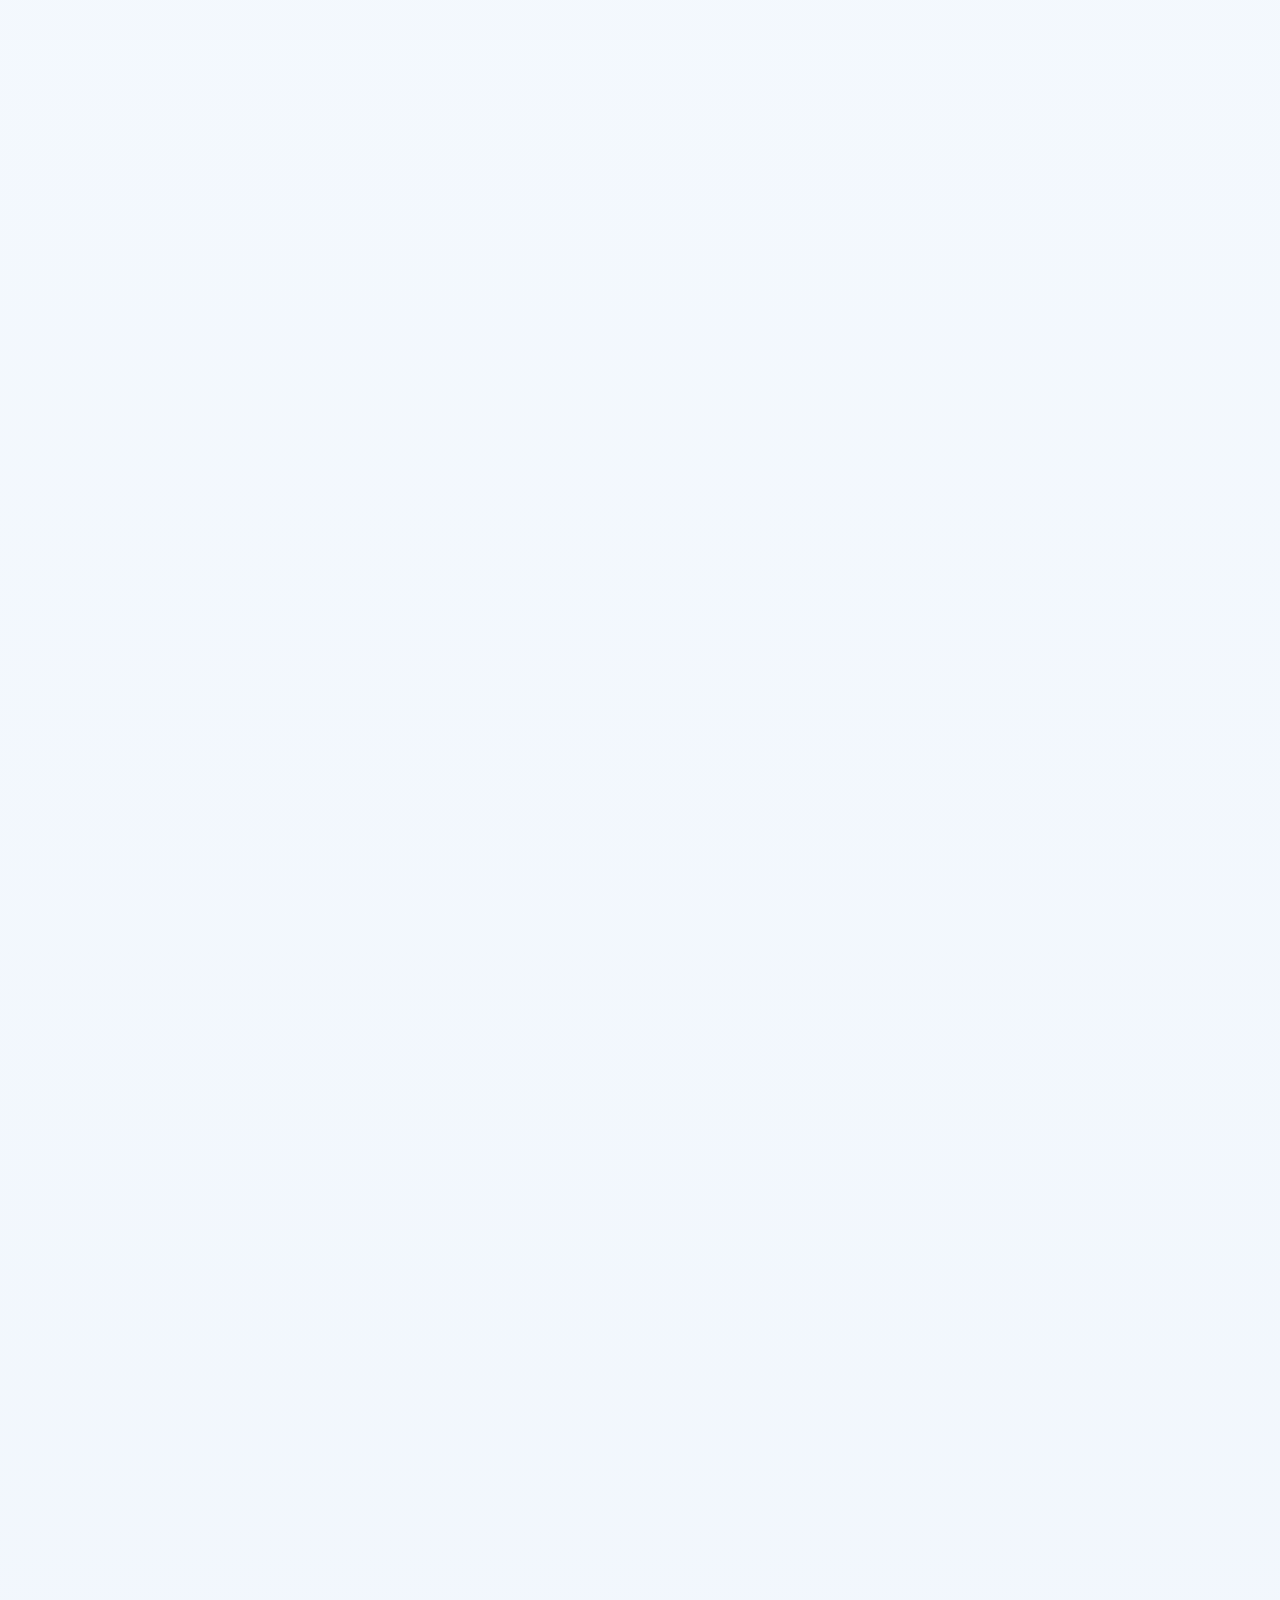
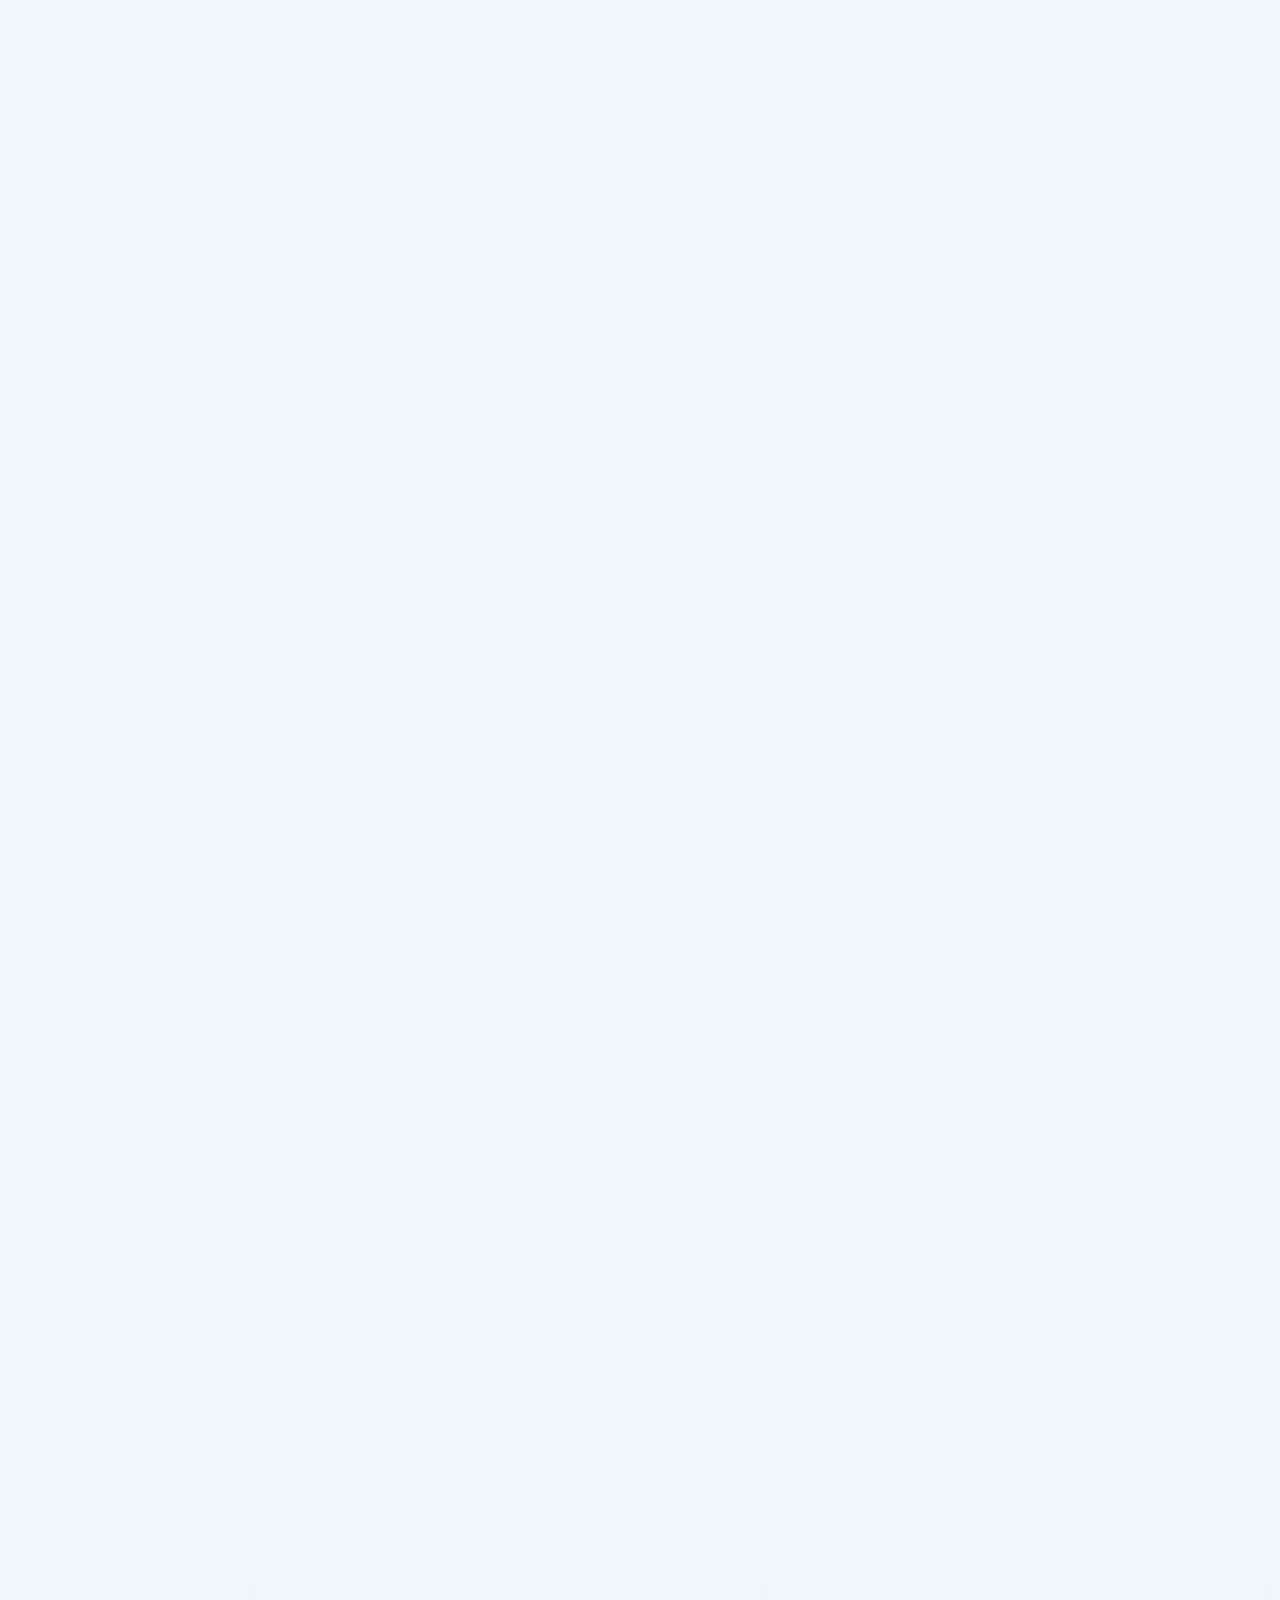
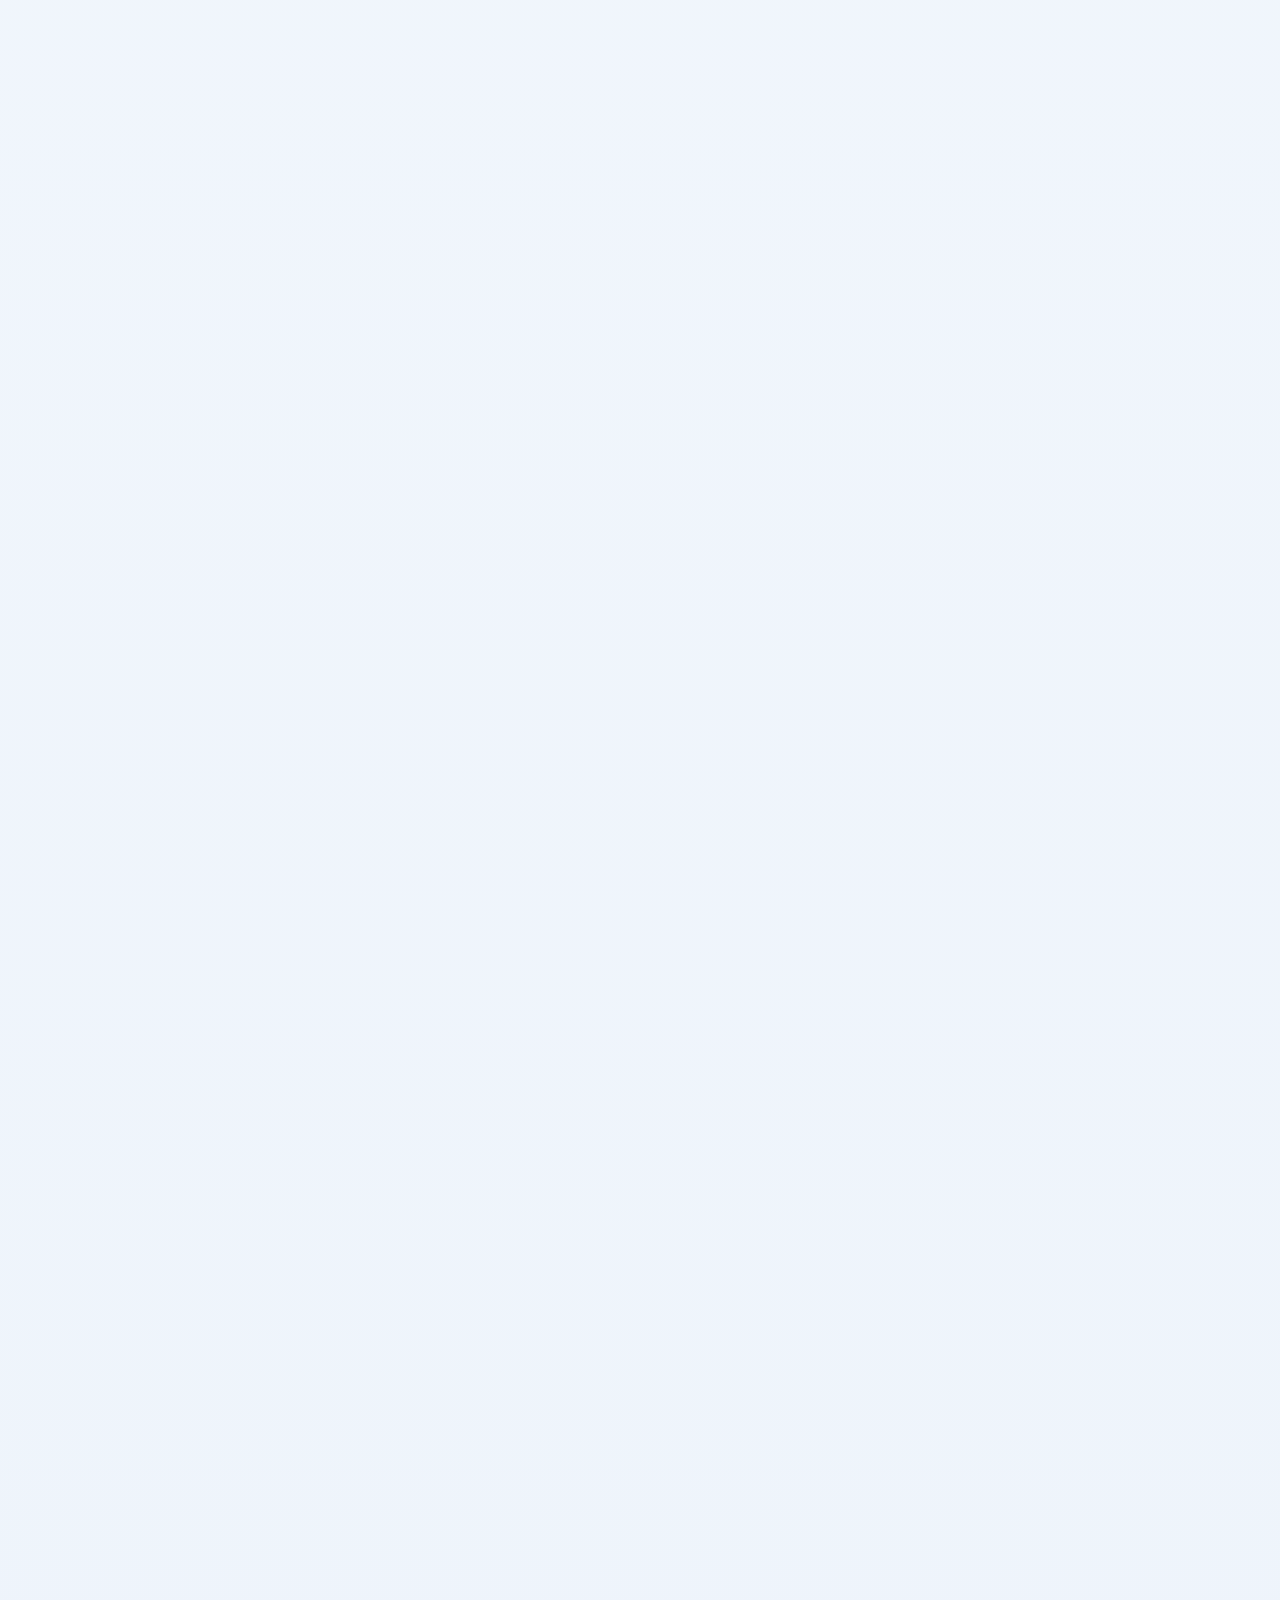
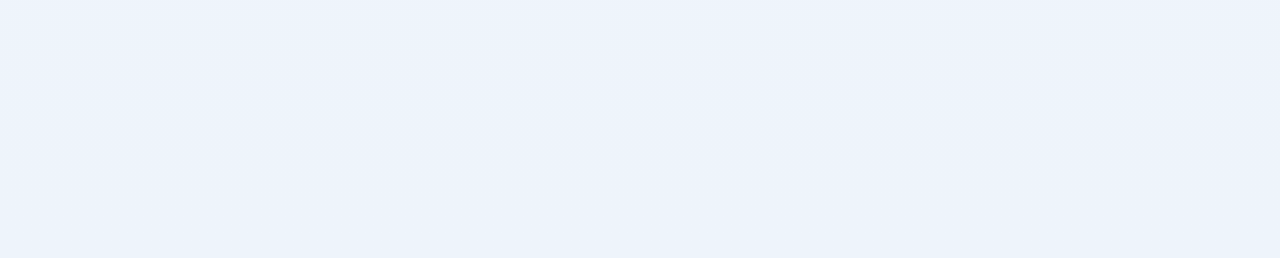
<file: r8-harvest.html>
<!DOCTYPE html>
<html lang="ja">
<head>
  <meta charset="UTF-8">
  <meta name="viewport" content="width=device-width, initial-scale=1.0">
  <title>令和8年度 枝豆収穫・配布レポート | 新南万博</title>
  <link rel="stylesheet" href="assets/site.css">
  <script defer src="assets/site-auth.js"></script>
</head>
<body class="theme-r8 auth-pending">
  <div class="site-shell">
    <header class="topbar">
      <div class="wrap topbar-inner">
        <a class="brand" href="index.html">新南万博</a>
        <nav class="year-tabs" aria-label="年度別ページ">
          <a class="tab" href="index.html">トップ</a>
          <a class="tab" href="story.html">背景・ストーリー</a>
          <a class="tab" href="r7.html">令和7年度</a>
          <a class="tab" href="r8.html">令和8年度</a>
        </nav>
      </div>
    </header>

    <main>
      <section class="page-hero">
        <div class="wrap">
          <div class="page-hero-copy">
            <p class="kicker">September 28 / 2026</p>
            <h1>富山ブラック枝豆「たんくろう」<br>収穫・配布レポート</h1>
            <p class="lead">
              新南万博プロジェクト第4弾として、新湊南部中学校1年生が枝豆を収穫しました。
              豪雨の中で収穫をやり切り、学校で下処理と袋詰めを行って、育てた枝豆を地域の小学生へ届けました。
            </p>
            <ul class="tag-row">
              <li>豪雨の中で収穫</li>
              <li>たんくろう</li>
              <li>下処理・袋詰め</li>
              <li>地域へ配布</li>
            </ul>
          </div>
        </div>
      </section>

      <section class="section section-tight">
        <div class="wrap report-nav">
          <a class="subtab" href="r8-kickoff.html">5月29日 キックオフ</a>
          <a class="subtab" href="r8-seeding.html">6月30日 種まき</a>
          <a class="subtab" href="r8-transplant.html">8月12日 苗植え・バイオ炭</a>
          <a class="subtab is-active" href="r8-harvest.html">9月28日 枝豆収穫・配布</a>
          <a class="subtab" href="r8-lecture.html">10月8日 特別講演会</a>
          <a class="subtab" href="r8-soybean-harvest.html">11月6日 大豆収穫</a>
          <a class="subtab" href="r8.html">令和8年度トップへ戻る</a>
        </div>
      </section>

      <section class="section">
        <div class="wrap content-grid">
          <article class="panel">
            <h3>収穫から袋詰めまで</h3>
            <ul class="point-list">
              <li>市内西高木の実験ほ場で、富山ブラック枝豆「たんくろう」を収穫</li>
              <li>生憎の豪雨の中でも声を掛け合い、予定していた収穫作業を完了</li>
              <li>学校へ持ち帰り、余分な根や葉を切り落として、さやを一つずつ丁寧に取り外す</li>
              <li>下処理した枝豆をオリジナル袋へ入れ、生徒が作ったメッセージカードを同封</li>
            </ul>
          </article>

          <article class="panel">
            <h3>地域の小学生へ届ける</h3>
            <ul class="point-list">
              <li>袋詰めした枝豆を、近隣の塚原小学校と作道小学校へ配布</li>
              <li>メッセージカードで、プロジェクトの目的や収穫までの歩みを紹介</li>
              <li>電子レンジで手軽に味わえる調理方法と、豆に関する知識も伝える</li>
              <li>栽培・収穫だけで終わらず、食べる人へ価値を届けるところまでを実践</li>
            </ul>
          </article>
        </div>
      </section>

      <section class="section">
        <div class="wrap">
          <div class="message-band">
            <p class="message-label">From Field to Community</p>
            <h2>育てる、収穫する、届ける。学びを地域の食卓へ。</h2>
            <p>
              雨の中での収穫、学校での下処理、袋詰め、メッセージづくり、そして配布。
              一連の体験を通して、生徒たちは農産物を食べる人へ届けるまでの責任と喜びを学びました。
            </p>
          </div>
        </div>
      </section>

      <section class="section kickoff-report">
        <div class="wrap section-head">
          <div>
            <p class="kicker">Package &amp; Message</p>
            <h2>枝豆に思いを添えて</h2>
            <p class="section-text">
              収穫した枝豆はオリジナル袋に詰め、プロジェクトの紹介と食べ方を記したメッセージカードと一緒に届けました。
            </p>
          </div>
        </div>

        <div class="full-visual-stack">
          <article class="full-visual-card">
            <figure>
              <img src="assets/images/r8-harvest-package.jpg" alt="オリジナル袋に詰めた収穫後の枝豆">
            </figure>
            <div class="media-copy">
              <h3>オリジナル袋に枝豆を詰める</h3>
              <p>下処理した枝豆を、手軽に調理できるオリジナル袋へ丁寧に詰めました。</p>
            </div>
          </article>

          <article class="full-visual-card">
            <figure>
              <img src="assets/images/r8-harvest-message-front.jpg" alt="小学生へ届けた枝豆のメッセージカード">
            </figure>
            <div class="media-copy">
              <h3>育てた枝豆への思いを伝える</h3>
              <p>新南万博の取り組みと、「ぜひ食べて感想を聞かせてください」という生徒の思いをカードにしました。</p>
            </div>
          </article>

          <article class="full-visual-card">
            <figure>
              <img src="assets/images/r8-harvest-message-recipe.jpg" alt="電子レンジでの枝豆調理方法と豆知識を紹介したカード">
            </figure>
            <div class="media-copy">
              <h3>おいしい食べ方と豆知識</h3>
              <p>電子レンジで簡単に調理できる手順と、大豆に含まれるたんぱく質について紹介しました。</p>
            </div>
          </article>
        </div>

        <div class="wrap section-head section-head-spaced">
          <div>
            <p class="kicker">Community Report</p>
            <h2>塚原小学校での配布の様子</h2>
            <p class="section-text">
              枝豆を受け取った塚原小学校での様子は、同校のホームページで紹介されています。
            </p>
            <a
              class="archive-link"
              href="https://wp-tukahara.imizu.ed.jp/?p=13272"
              target="_blank"
              rel="noopener noreferrer"
            >塚原小学校の記事を見る</a>
          </div>
        </div>

        <div class="wrap section-head section-head-spaced">
          <div>
            <p class="kicker">Media Coverage</p>
            <h2>新聞掲載</h2>
          </div>
        </div>

        <div class="full-visual-stack">
          <article class="full-visual-card full-visual-card-article">
            <figure>
              <a href="assets/images/r8-harvest-news-01-toyama.jpg" target="_blank" rel="noopener noreferrer">
                <img src="assets/images/r8-harvest-news-01-toyama.jpg" alt="枝豆の収穫と下処理を報じた富山新聞の記事">
              </a>
            </figure>
            <div class="media-copy">
              <h3>富山新聞</h3>
              <p>枝豆「たんくろう」の収穫から学校での下処理、小学生へ届ける準備までが紹介されました。画像を押すと拡大表示できます。</p>
            </div>
          </article>

          <article class="full-visual-card full-visual-card-article">
            <figure>
              <a href="assets/images/r8-harvest-news-02-kitanippon.jpg" target="_blank" rel="noopener noreferrer">
                <img src="assets/images/r8-harvest-news-02-kitanippon.jpg" alt="雨の中で枝豆を収穫する活動を報じた北日本新聞の記事">
              </a>
            </figure>
            <div class="media-copy">
              <h3>北日本新聞</h3>
              <p>豪雨の中で力を合わせて枝豆を収穫し、地域へ届ける活動の様子が紹介されました。画像を押すと拡大表示できます。</p>
            </div>
          </article>
        </div>
      </section>
    </main>

    <footer class="site-footer">
      <div class="wrap">令和8年度 富山ブラック枝豆「たんくろう」の収穫・配布活動レポートです。</div>
    </footer>
  </div>
</body>
</html>
</file>
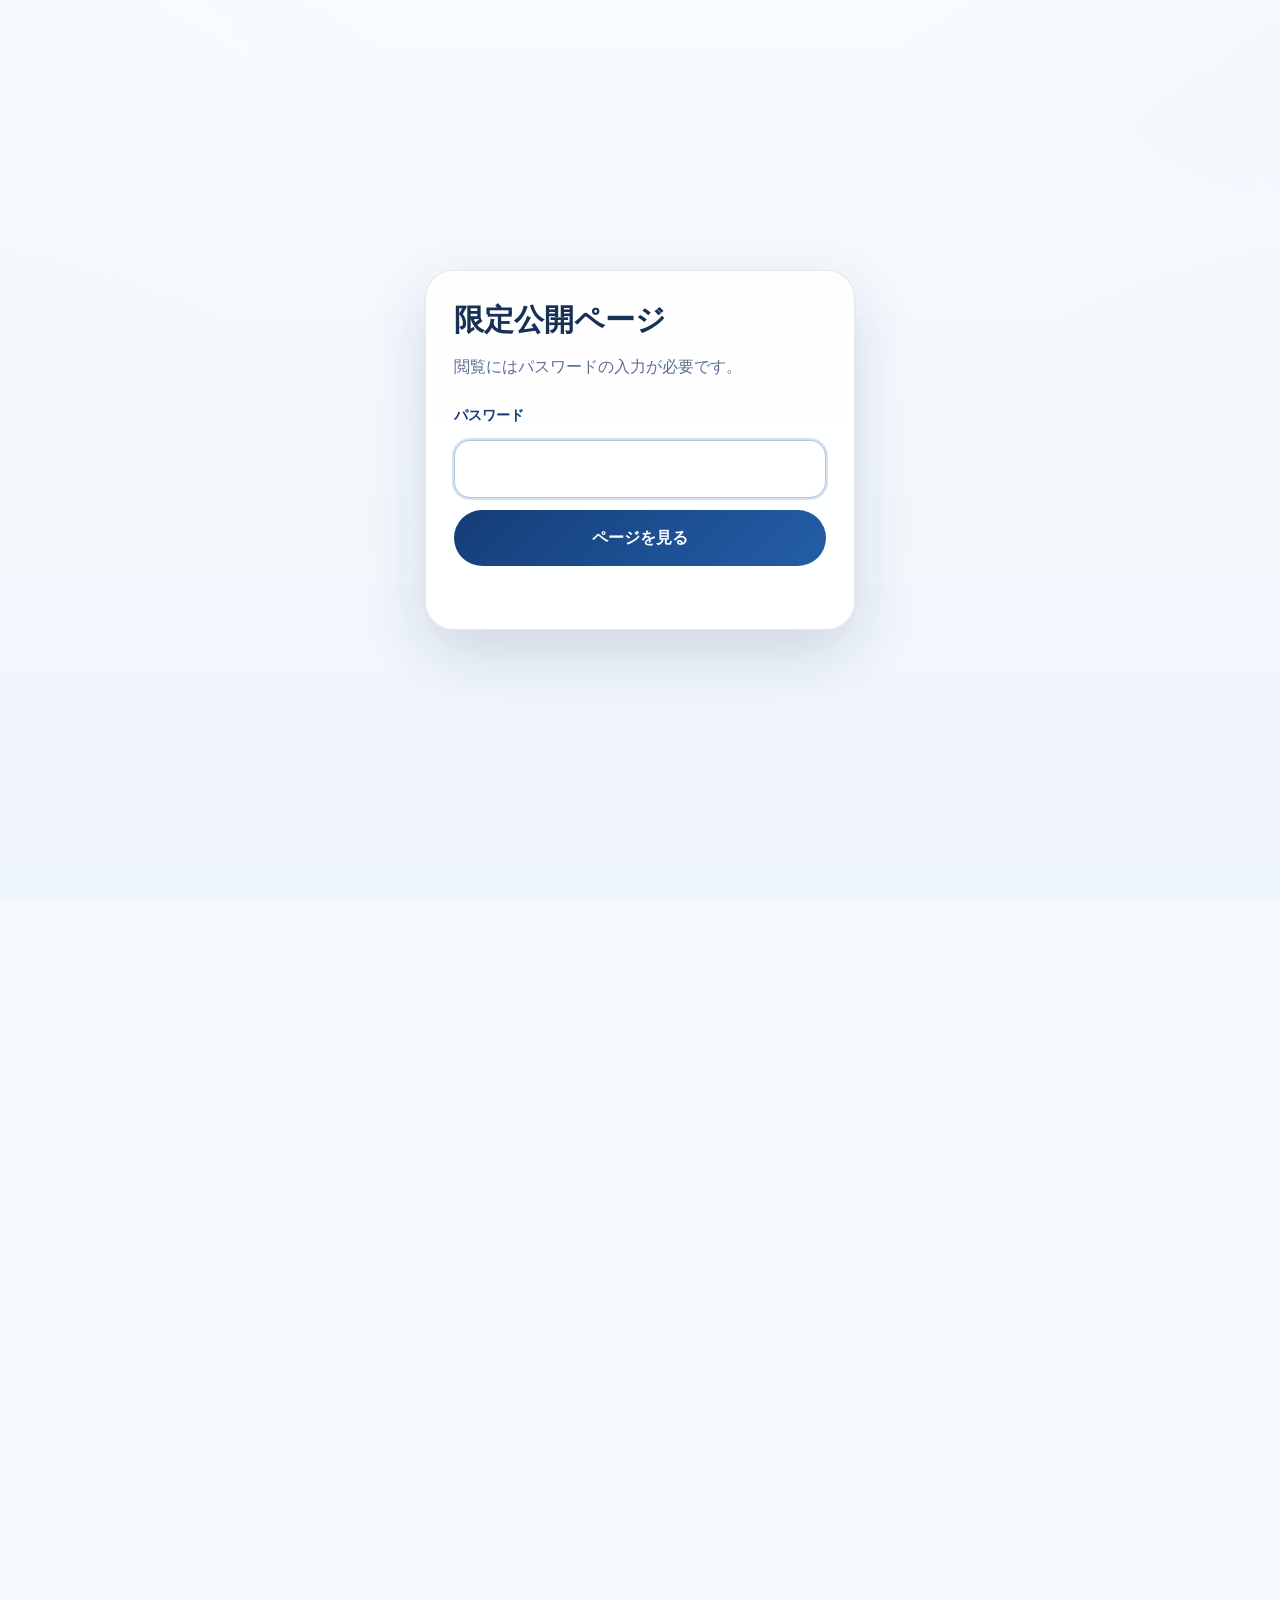
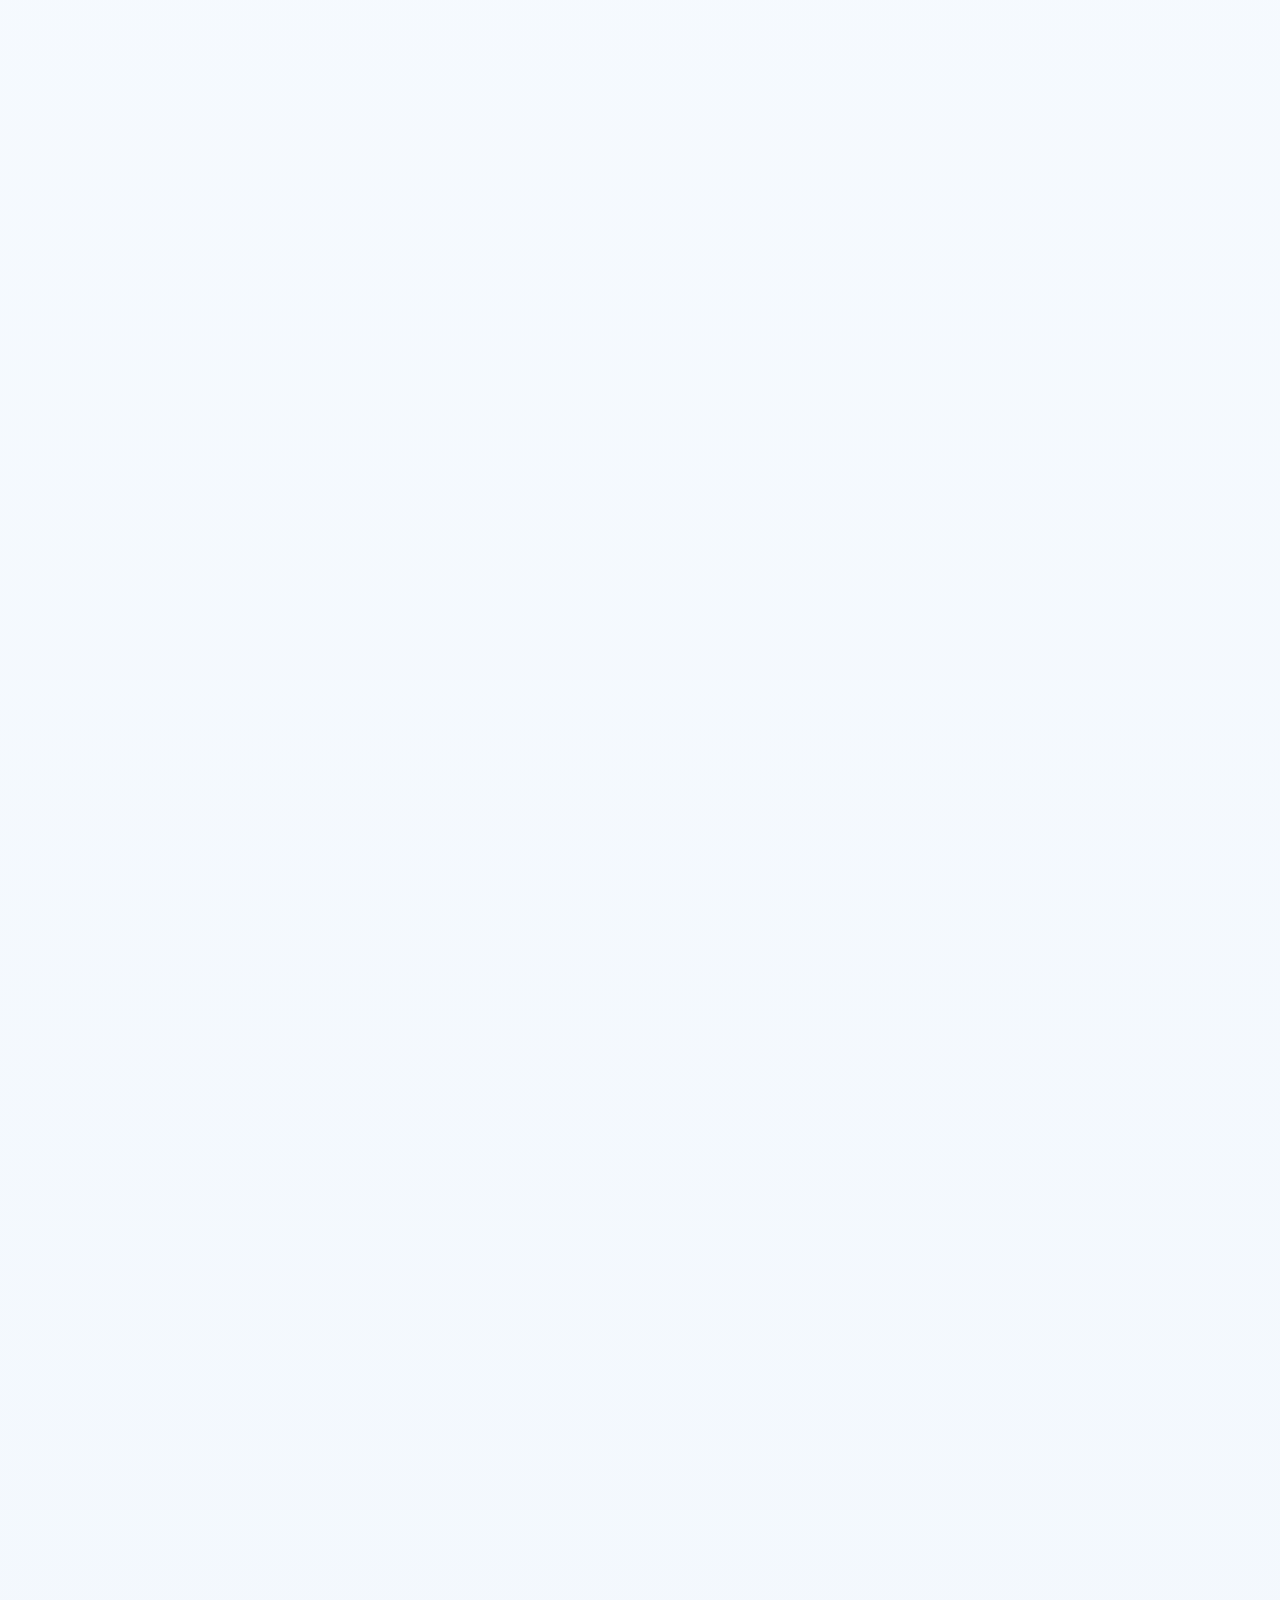
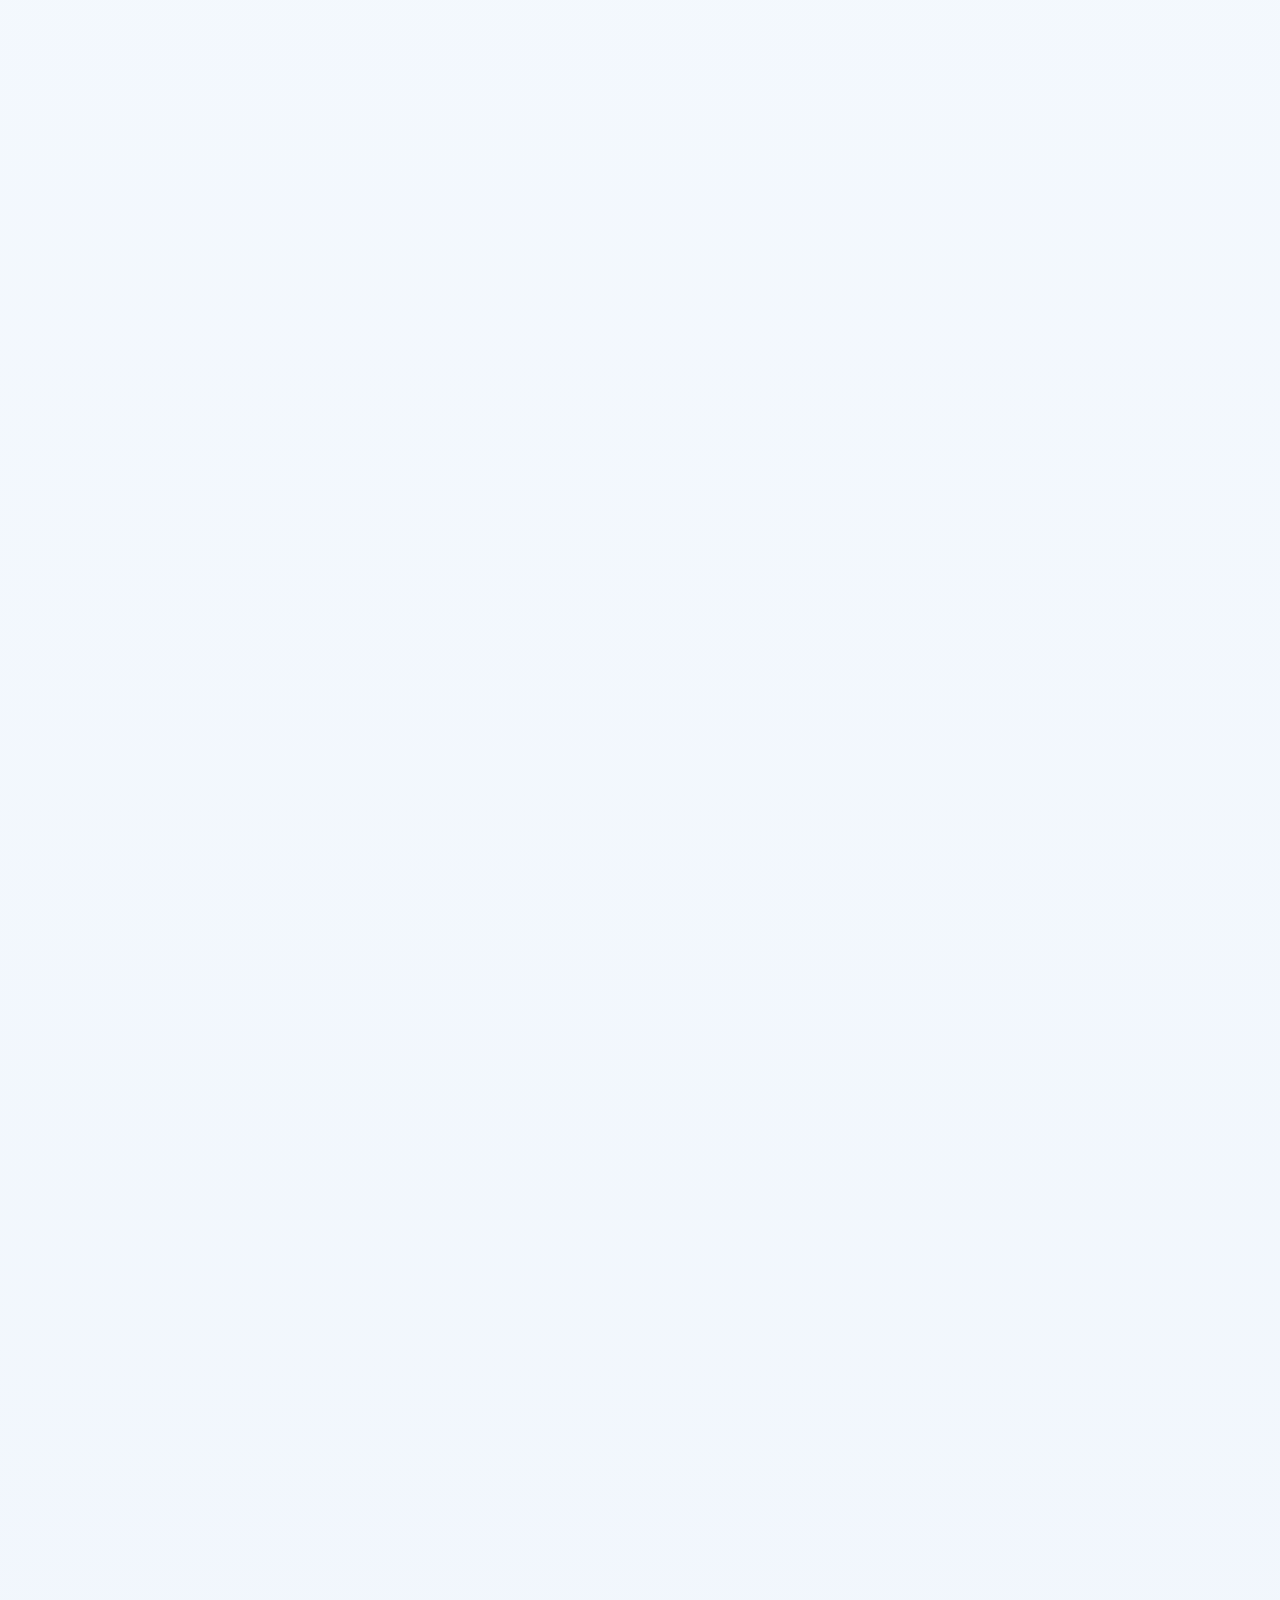
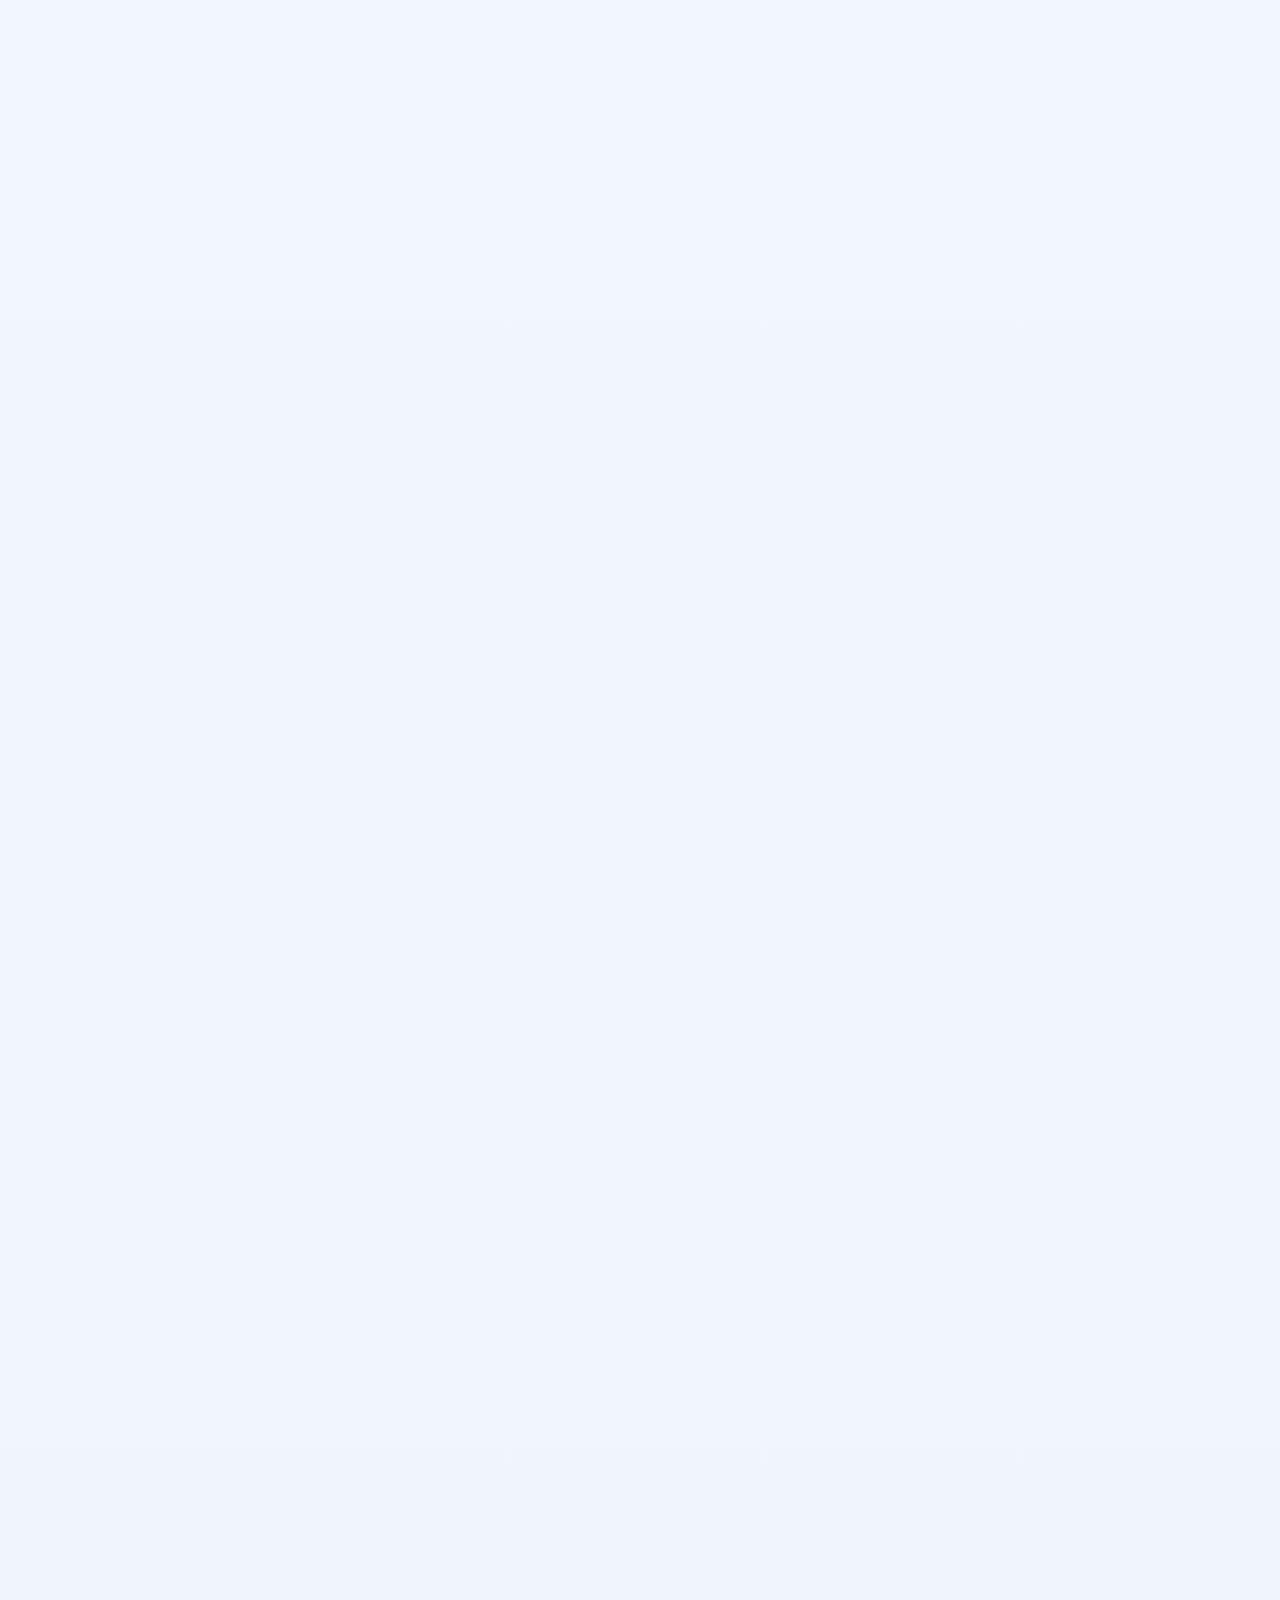
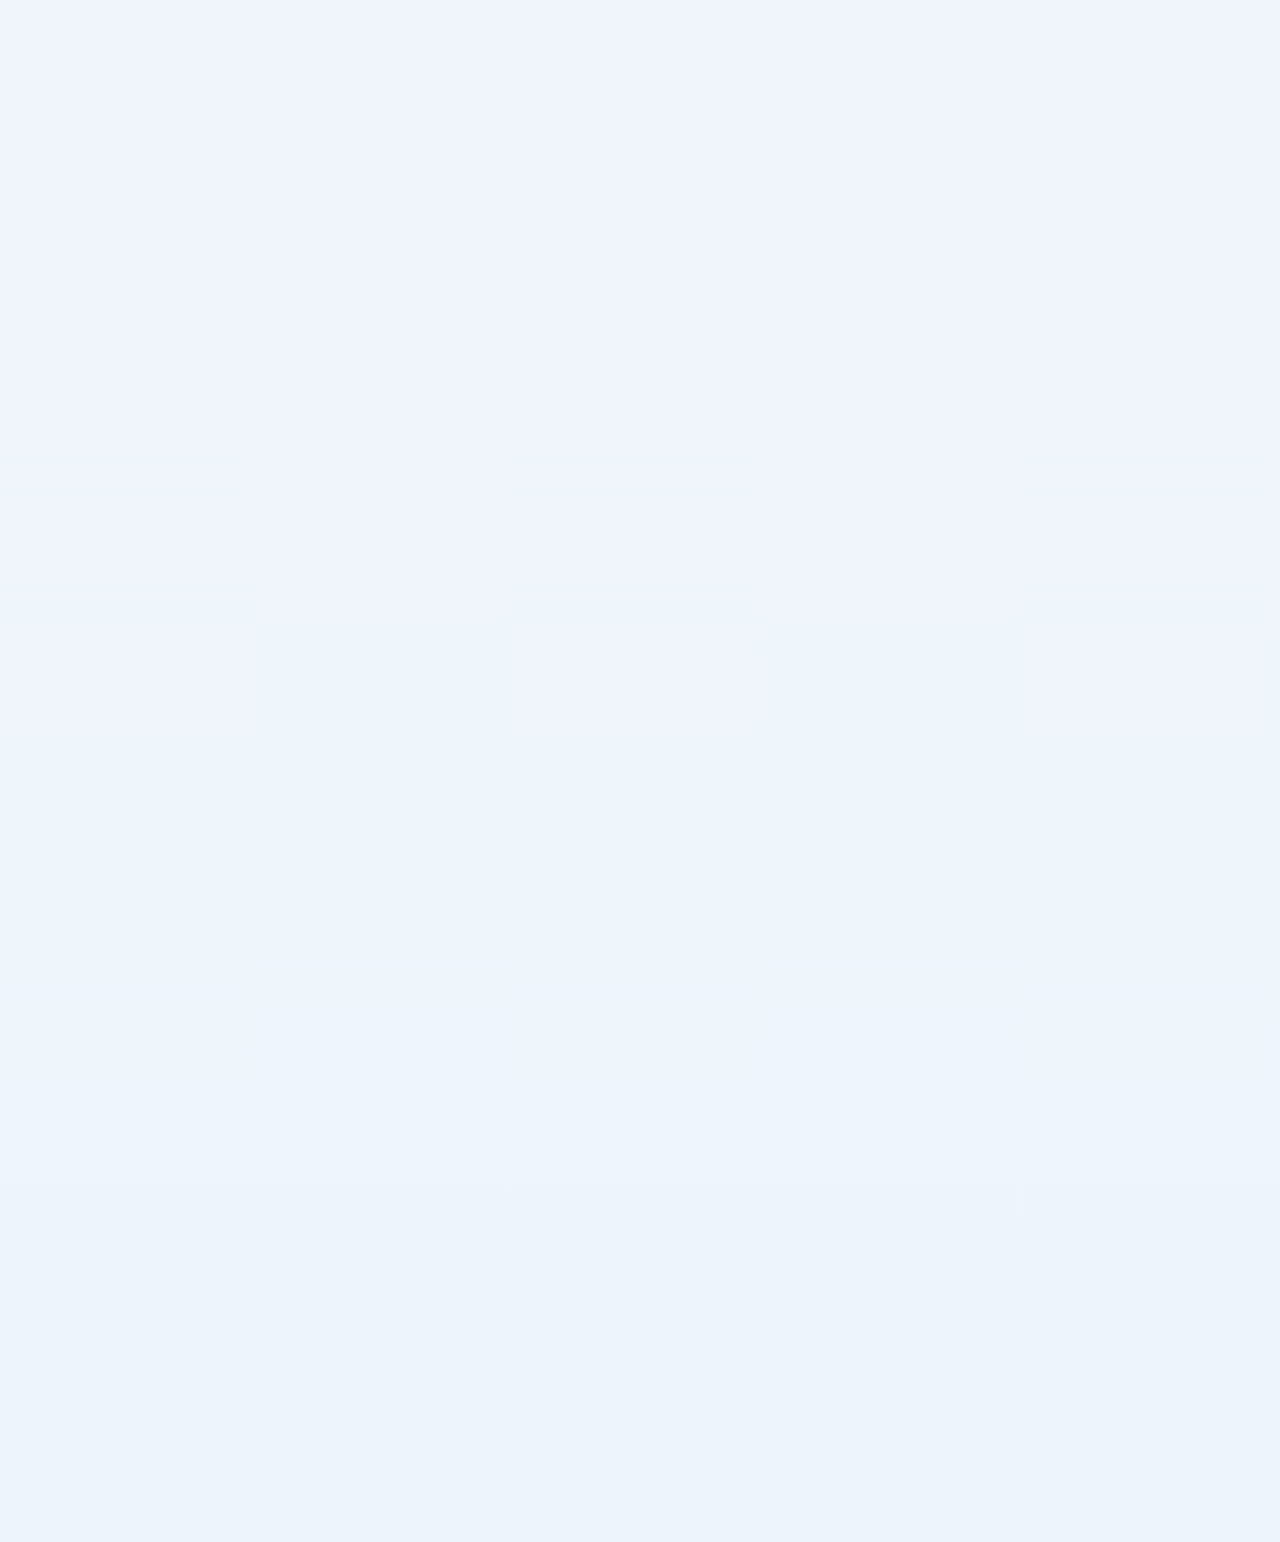
<file: r8-kickoff.html>
<!DOCTYPE html>
<html lang="ja">
<head>
  <meta charset="UTF-8">
  <meta name="viewport" content="width=device-width, initial-scale=1.0">
  <title>令和8年度 キックオフレポート | 新南万博</title>
  <link rel="stylesheet" href="assets/site.css">
  <script defer src="assets/site-auth.js"></script>
</head>
<body class="theme-r8 auth-pending">
  <div class="site-shell">
    <header class="topbar">
      <div class="wrap topbar-inner">
        <a class="brand" href="index.html">新南万博</a>
        <nav class="year-tabs" aria-label="年度別ページ">
          <a class="tab" href="index.html">トップ</a>
          <a class="tab" href="story.html">背景・ストーリー</a>
          <a class="tab" href="r7.html">令和7年度</a>
          <a class="tab" href="r8.html">令和8年度</a>
        </nav>
      </div>
    </header>

    <main>
      <section class="page-hero">
        <div class="wrap">
          <div class="page-hero-copy">
            <p class="kicker">May 29 / 2026</p>
            <h1>キックオフミーティング<br>レポート</h1>
            <p class="lead">
              令和8年度のスタートとして、新湊南部中学校でキックオフミーティングを実施しました。
              大豆プロジェクトの全体像、地域とのつながり、AIを活用した栽培シミュレーション、
              商品開発や販売まで見据えた学びの流れを共有した最初の時間です。
            </p>
            <ul class="tag-row">
              <li>キックオフ</li>
              <li>ダイズ2.0</li>
              <li>AI栽培</li>
              <li>地域連携</li>
            </ul>
          </div>
        </div>
      </section>

      <section class="section section-tight">
        <div class="wrap report-nav">
          <a class="subtab is-active" href="r8-kickoff.html">5月29日 キックオフ</a>
          <a class="subtab" href="r8-seeding.html">6月30日 種まき</a>
          <a class="subtab" href="r8-transplant.html">8月12日 苗植え・バイオ炭</a>
          <a class="subtab" href="r8-harvest.html">9月28日 枝豆収穫・配布</a>
          <a class="subtab" href="r8-lecture.html">10月8日 特別講演会</a>
          <a class="subtab" href="r8-soybean-harvest.html">11月6日 大豆収穫</a>
          <a class="subtab" href="r8.html">令和8年度トップへ戻る</a>
        </div>
      </section>

      <section class="section">
        <div class="wrap content-grid">
          <article class="panel">
            <h3>当日に共有したこと</h3>
            <ul class="point-list">
              <li>地域とつながる大豆プロジェクトとして、栽培・商品化・販売までを一気通貫で学ぶ年間像</li>
              <li>JSOLによる「ダイズ2.0」の考え方と、美味しくささえる未来の大豆づくり</li>
              <li>AIやデータを使った栽培シミュレーションと、収量予測の仕組み</li>
              <li>地域農家や支援機関と連携しながら、射水らしい地域探究モデルをつくる意義</li>
            </ul>
          </article>

          <article class="panel">
            <h3>生徒たちが受け取ったテーマ</h3>
            <ul class="point-list">
              <li>大豆の栽培は、収穫だけでなく商品開発や販売体験までつながること</li>
              <li>AIは難しい技術ではなく、農業の判断を支える身近な道具として活用できること</li>
              <li>地域の農業課題に対して、中学生でも役割を持って関われること</li>
              <li>このプロジェクトが、将来の働き方や地域との関わり方を考えるきっかけになること</li>
            </ul>
          </article>
        </div>
      </section>

      <section class="section kickoff-report">
        <div class="full-visual-stack">
          <article class="full-visual-card">
            <figure>
              <img src="assets/images/r8-kickoff-01.jpg" alt="5月29日のキックオフミーティングで講話を聞く生徒たち">
            </figure>
            <div class="media-copy">
              <h3>地域とつながる大豆プロジェクトの導入</h3>
              <p>プロジェクトの起点として、地域と学びをどう結ぶのかが語られました。</p>
            </div>
          </article>

          <article class="full-visual-card">
            <figure>
              <img src="assets/images/r8-kickoff-02.jpg" alt="ダイズ2.0の未来像について説明する様子">
            </figure>
            <div class="media-copy">
              <h3>ダイズ2.0で目指す未来</h3>
              <p>大豆の今とこれからを考えながら、商品や食の未来まで視野を広げる講話が行われました。</p>
            </div>
          </article>

          <article class="full-visual-card">
            <figure>
              <img src="assets/images/r8-kickoff-03.jpg" alt="AIを活用した栽培シミュレーションの説明画面">
            </figure>
            <div class="media-copy">
              <h3>AI栽培シミュレーションの紹介</h3>
              <p>生育条件や土壌データをもとに、栽培を支えるデジタル活用のイメージが共有されました。</p>
            </div>
          </article>

          <article class="full-visual-card">
            <figure>
              <img src="assets/images/r8-kickoff-group.jpg" alt="キックオフミーティング後の集合写真">
            </figure>
            <div class="media-copy">
              <h3>キックオフ後の集合写真</h3>
              <p>これから始まる挑戦に向けて、生徒と伴走メンバーが一体感を持ってスタートを切りました。</p>
            </div>
          </article>
        </div>

        <div class="wrap section-head section-head-spaced">
          <div>
            <p class="kicker">News Coverage</p>
            <h2>新聞記事でもキックオフが紹介されました</h2>
          </div>
        </div>

        <div class="full-visual-stack">
          <article class="full-visual-card full-visual-card-article">
            <figure>
              <img src="assets/images/r8-kickoff-news-01.jpg" alt="特産大豆の可能性探ると報じた新聞記事">
            </figure>
            <div class="media-copy">
              <h3>富山新聞</h3>
              <p>「特産大豆の可能性探る」として、栽培・商品化・販売へつながるプロジェクト始動が紹介されました。</p>
            </div>
          </article>

          <article class="full-visual-card full-visual-card-article">
            <figure>
              <img src="assets/images/r8-kickoff-news-02.jpg" alt="AIの力で大豆栽培と報じた新聞記事">
            </figure>
            <div class="media-copy">
              <h3>北日本新聞</h3>
              <p>AI活用、収穫、商品開発、地域連携まで見据えた学びとして、キックオフの内容が報じられました。</p>
            </div>
          </article>
        </div>
      </section>
    </main>

    <footer class="site-footer">
      <div class="wrap">
        令和8年度キックオフレポートページです。
      </div>
    </footer>
  </div>
</body>
</html>
</file>
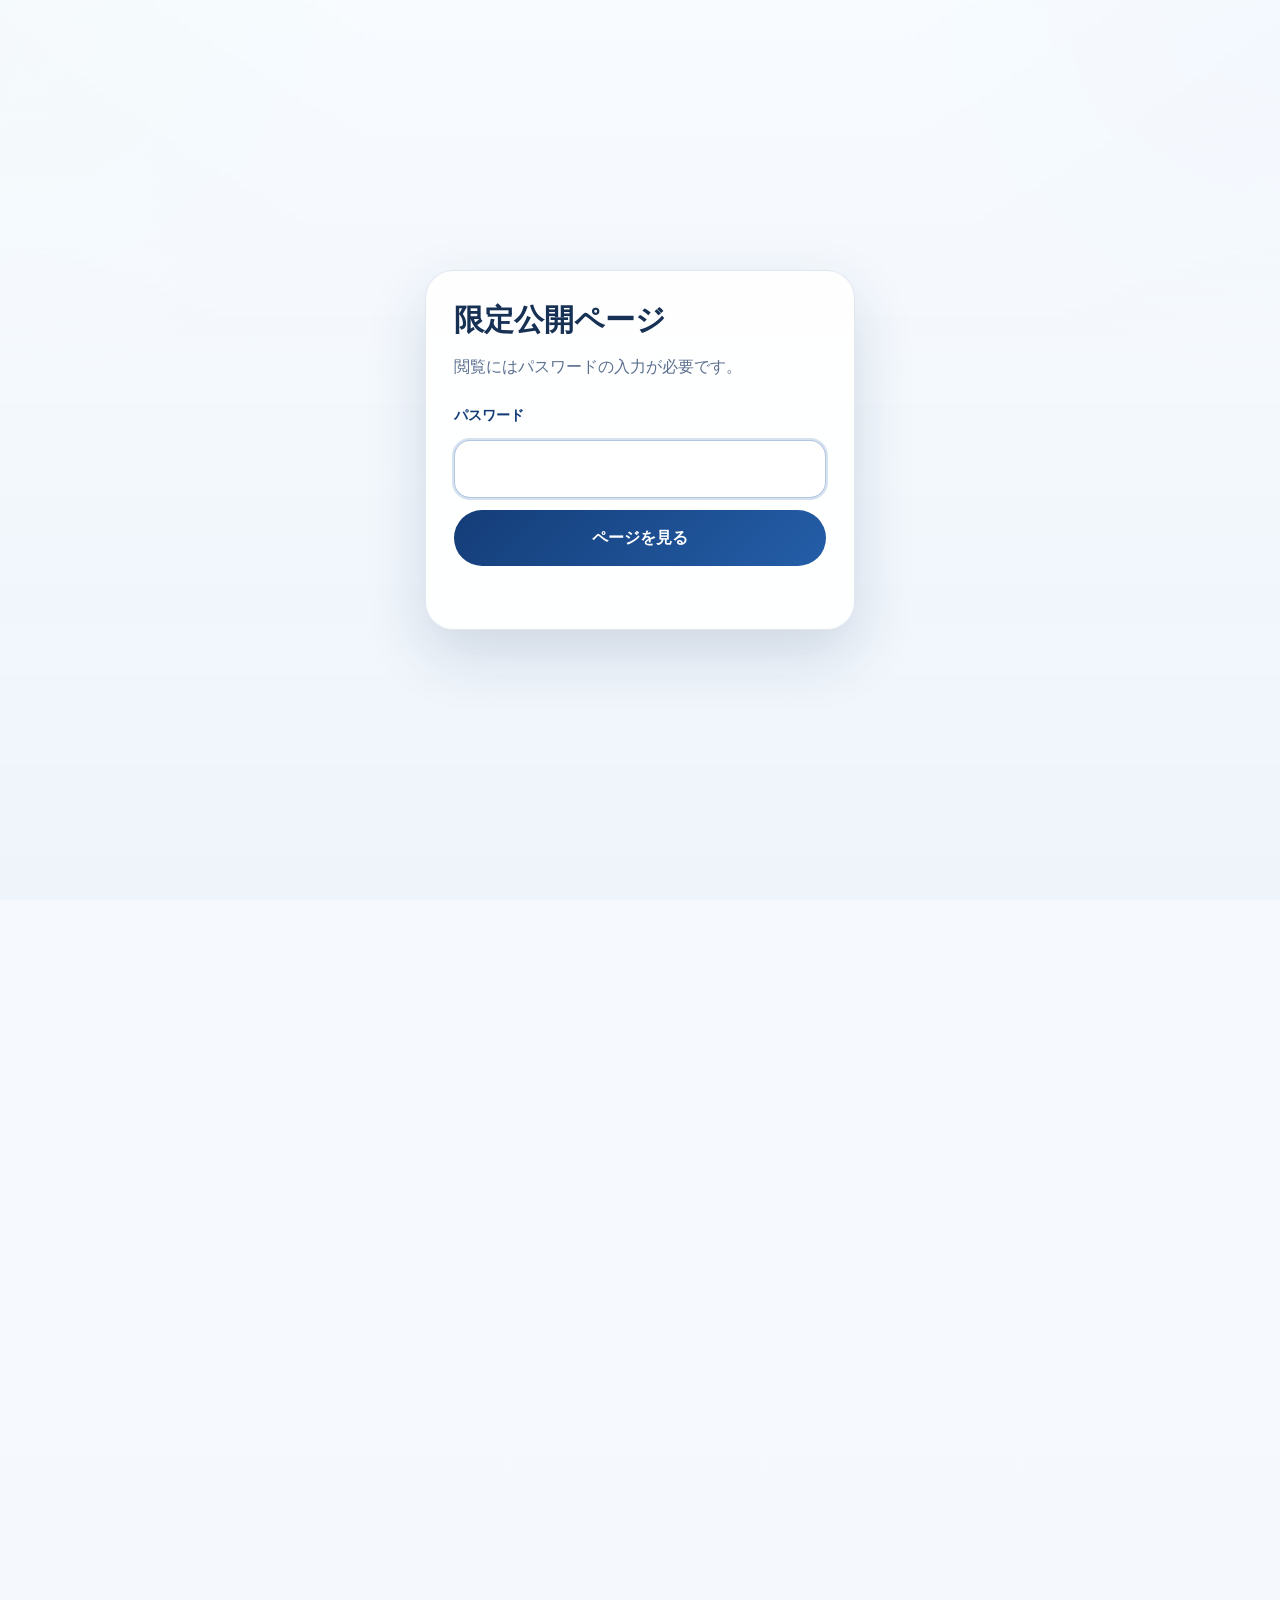
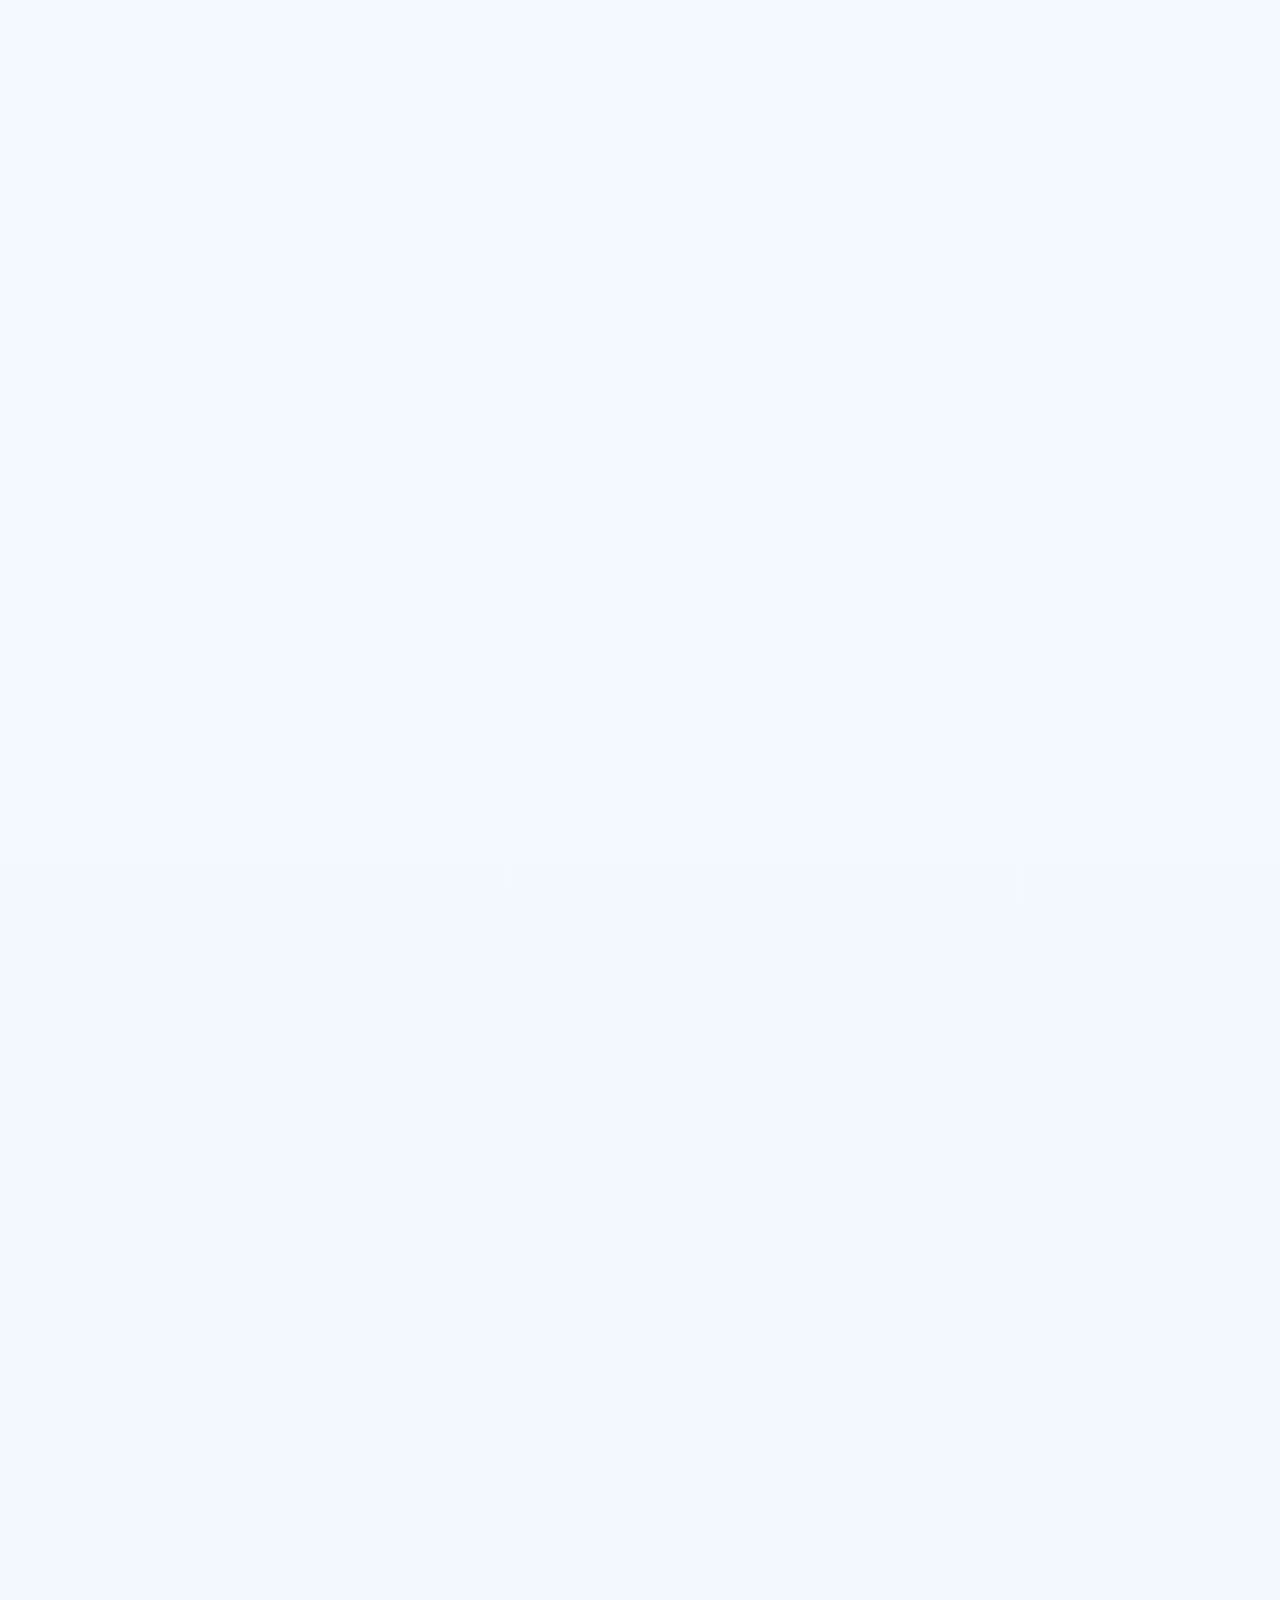
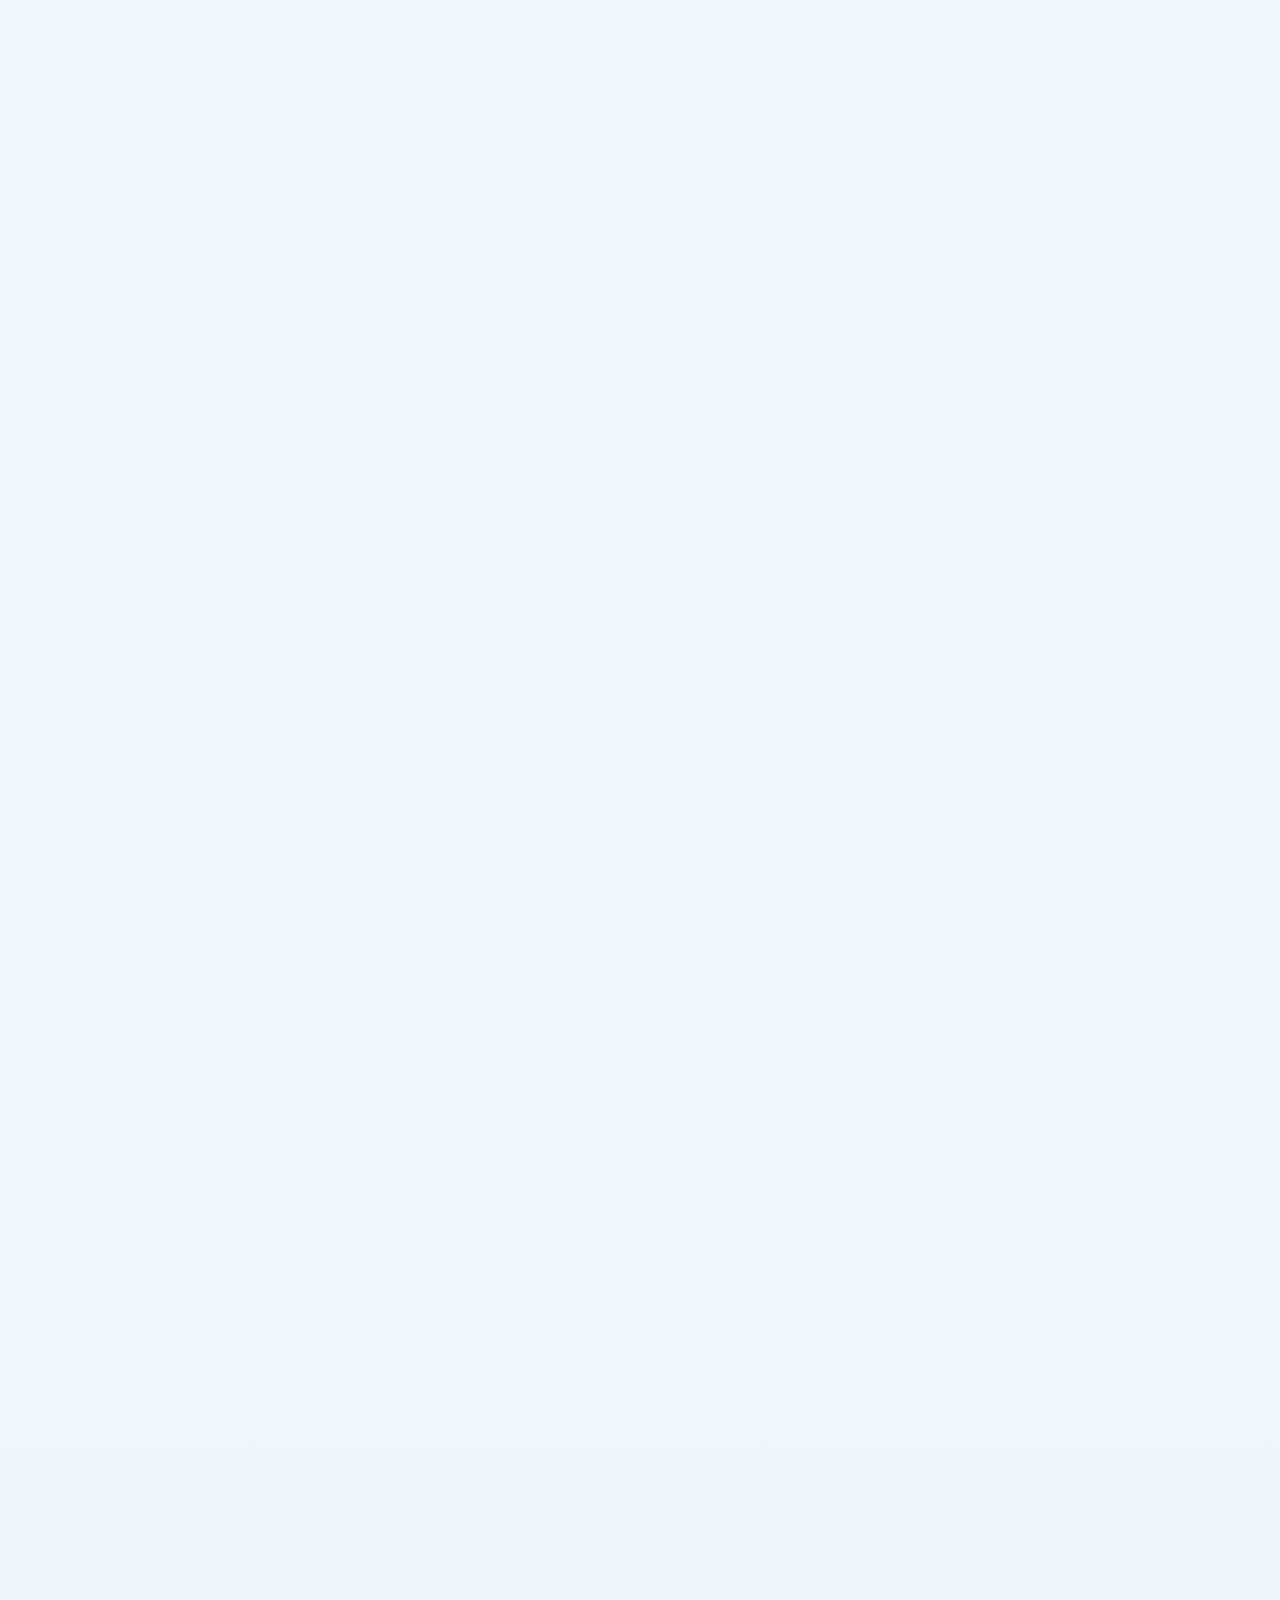
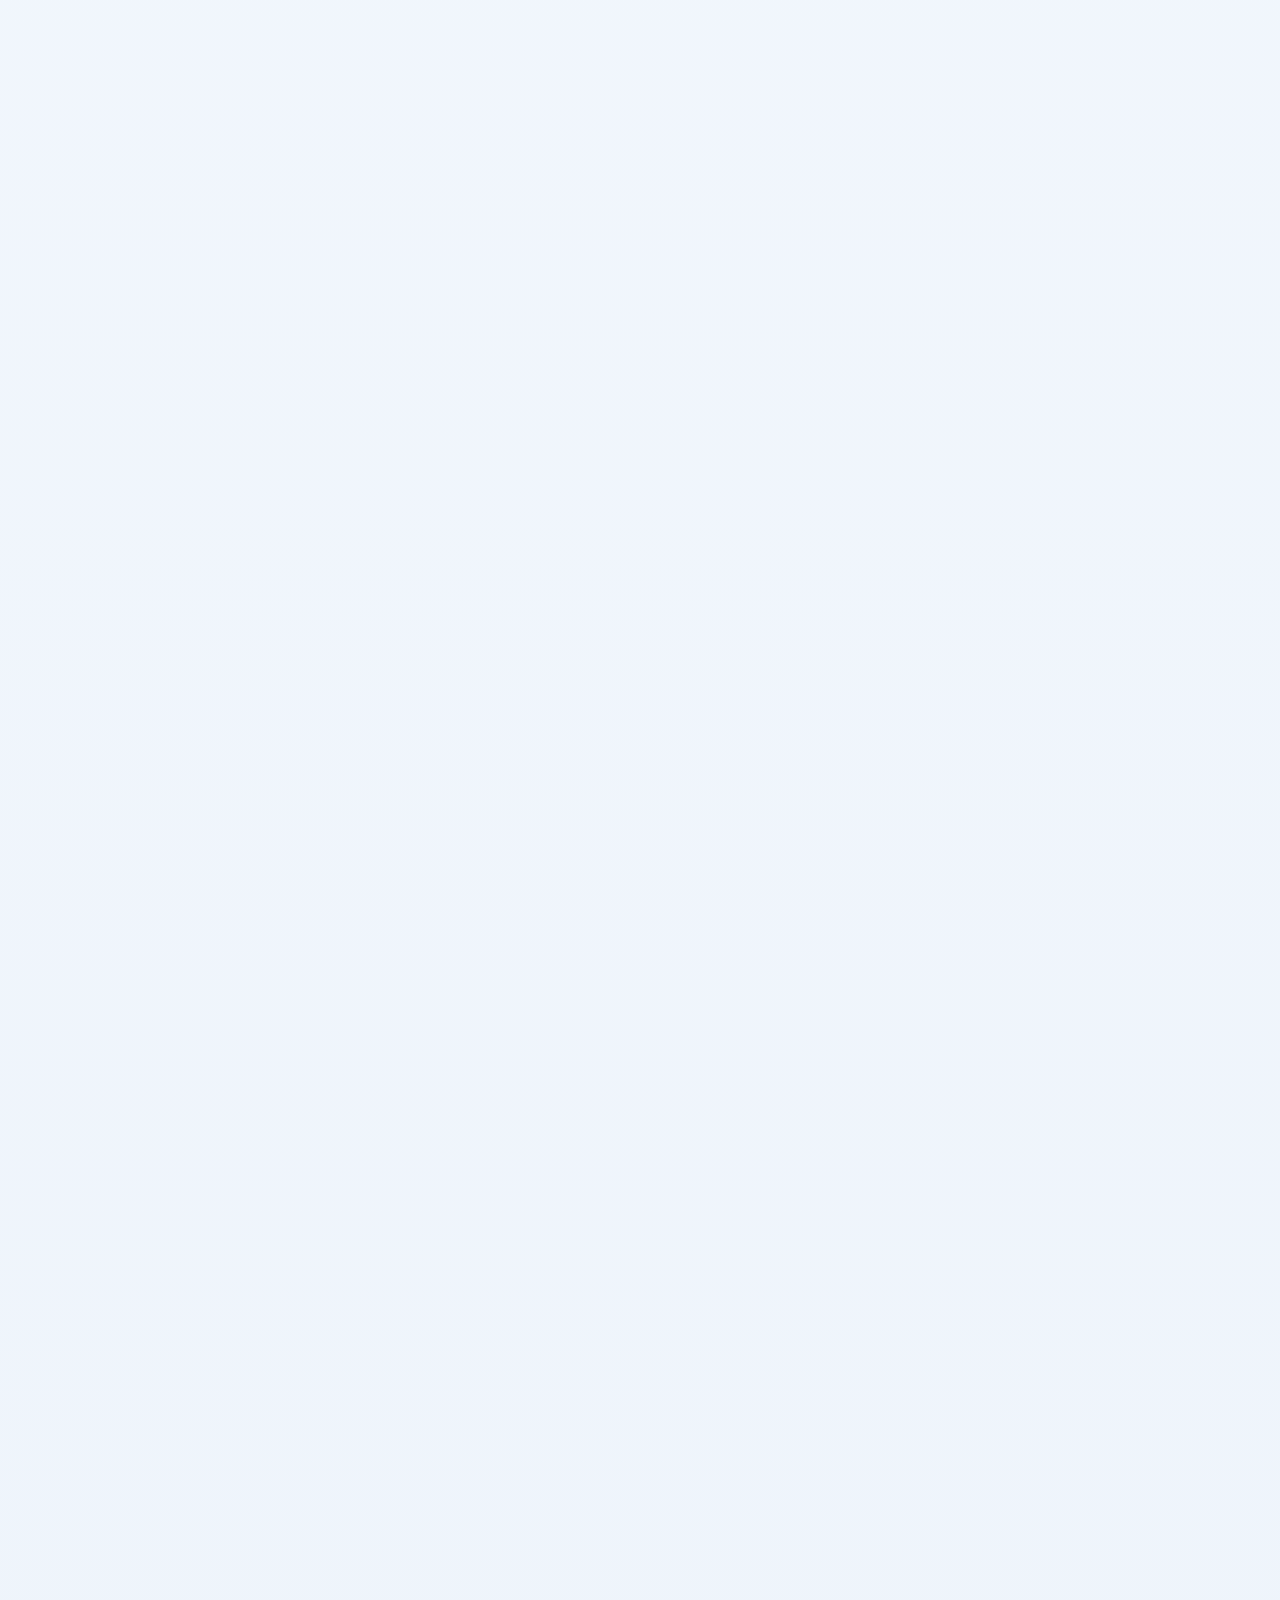
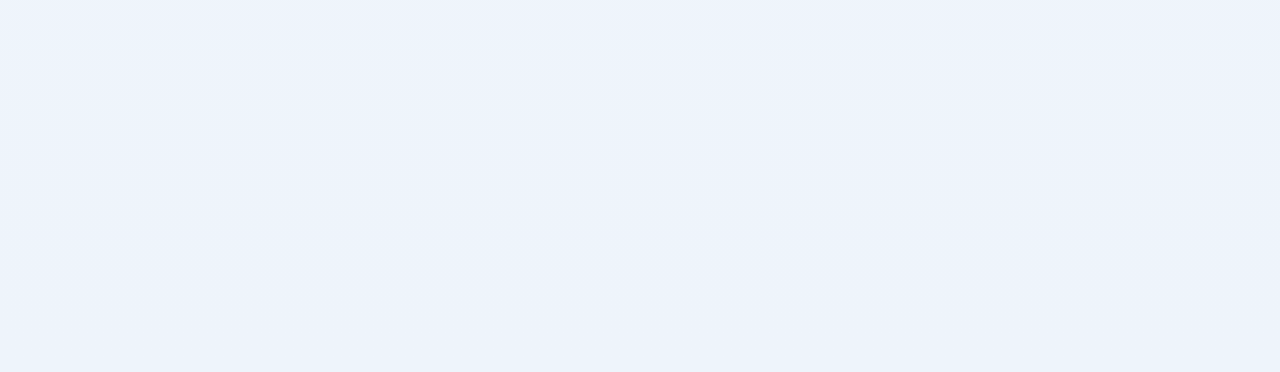
<file: r8-lecture.html>
<!DOCTYPE html>
<html lang="ja">
<head>
  <meta charset="UTF-8">
  <meta name="viewport" content="width=device-width, initial-scale=1.0">
  <title>令和8年度 特別講演会レポート | 新南万博</title>
  <link rel="stylesheet" href="assets/site.css">
  <script defer src="assets/site-auth.js"></script>
</head>
<body class="theme-r8 auth-pending">
  <div class="site-shell">
    <header class="topbar">
      <div class="wrap topbar-inner">
        <a class="brand" href="index.html">新南万博</a>
        <nav class="year-tabs" aria-label="年度別ページ">
          <a class="tab" href="index.html">トップ</a>
          <a class="tab" href="story.html">背景・ストーリー</a>
          <a class="tab" href="r7.html">令和7年度</a>
          <a class="tab" href="r8.html">令和8年度</a>
        </nav>
      </div>
    </header>

    <main>
      <section class="page-hero">
        <div class="wrap">
          <div class="page-hero-copy">
            <p class="kicker">October 8 / 2026</p>
            <h1>大豆の成長を<br>データで読み解く！</h1>
            <p class="lead">
              新湊南部中学校で、株式会社JSOLの藤田聡明氏と理化学研究所の市橋泰範氏を迎えた特別講演会を開催しました。
              生徒たちは、自分たちが育ててきた大豆の生育を栽培管理アプリで振り返り、農業研究とデジタル技術が未来の農業をどう支えるかを学びました。
            </p>
            <ul class="tag-row">
              <li>栽培データ</li>
              <li>アグリテック</li>
              <li>土壌・微生物</li>
              <li>地産地消</li>
            </ul>
          </div>
        </div>
      </section>

      <section class="section section-tight">
        <div class="wrap report-nav">
          <a class="subtab" href="r8-kickoff.html">5月29日 キックオフ</a>
          <a class="subtab" href="r8-seeding.html">6月30日 種まき</a>
          <a class="subtab" href="r8-transplant.html">8月12日 苗植え・バイオ炭</a>
          <a class="subtab" href="r8-harvest.html">9月28日 枝豆収穫・配布</a>
          <a class="subtab is-active" href="r8-lecture.html">10月8日 特別講演会</a>
          <a class="subtab" href="r8-soybean-harvest.html">11月6日 大豆収穫</a>
          <a class="subtab" href="r8.html">令和8年度トップへ戻る</a>
        </div>
      </section>

      <section class="section">
        <div class="wrap content-grid">
          <article class="panel">
            <h3>栽培データで成長を振り返る</h3>
            <ul class="point-list">
              <li>6月末の種まきから10月まで、大豆がどのように生育してきたかを栽培管理アプリで確認</li>
              <li>畑で自分たちが見てきた作物の姿と、デジタル上に蓄積された栽培情報を重ねて考察</li>
              <li>経験や感覚だけでなく、データから作物の変化を読み解く農業について学習</li>
              <li>AIやデジタル技術が、栽培計画や判断を支える可能性を知る</li>
            </ul>
          </article>

          <article class="panel">
            <h3>土壌・微生物から農業を考える</h3>
            <ul class="point-list">
              <li>植物の成長を支える土壌と微生物の働きについて、研究事例を通して理解を深める</li>
              <li>自分たちが枝豆を育てた畑の土壌の特徴を、専門家の視点から見直す</li>
              <li>大豆と根粒菌など、植物と微生物が助け合う関係を学ぶ</li>
              <li>地域で作り、地域で食べる地産地消が、環境を守る行動にもつながると考える</li>
            </ul>
          </article>
        </div>
      </section>

      <section class="section">
        <div class="wrap">
          <div class="message-band">
            <p class="message-label">From Experience to Data</p>
            <h2>畑で見た成長を、データで読み解く。</h2>
            <p>
              種をまき、土に触れ、収穫した経験に、データと研究の視点を重ねる。
              農業体験を振り返り、次の大豆収穫と商品開発へ進むための学びの中間地点となりました。
            </p>
          </div>
        </div>
      </section>

      <section class="section">
        <div class="wrap">
          <div class="section-head">
            <div>
              <p class="kicker">Guest Speakers</p>
              <h2>専門家と同じデータを見て学ぶ</h2>
            </div>
          </div>

          <div class="content-grid">
            <article class="panel">
              <h3>藤田 聡明 氏</h3>
              <p class="section-text">株式会社JSOL ビジネス・デザイン&amp;マーケティング部</p>
              <p>栽培管理アプリを使い、生徒たちが育ててきた大豆の生育を画像やデータとともに振り返りました。</p>
            </article>

            <article class="panel">
              <h3>市橋 泰範 氏</h3>
              <p class="section-text">国立研究開発法人理化学研究所 ホロビオント・レジリエンス研究チーム</p>
              <p>土壌や微生物、植物の関係を研究事例から紹介し、地産地消と持続可能な農業について問いかけました。</p>
            </article>
          </div>
        </div>
      </section>

      <section class="section">
        <div class="wrap">
          <div class="section-head">
            <div>
              <p class="kicker">Lecture 01 / Soil Memory</p>
              <h2>「土は記憶する」<br>土壌微生物の力と食・農業の未来</h2>
              <p class="section-text">
                市橋氏は、植物・土壌・微生物が関わり合う農業生態系をデータで捉える研究を紹介しました。
                目に見えない土の中の働きを読み解くことが、農業の新しい可能性につながります。
              </p>
            </div>
          </div>

          <div class="content-grid">
            <article class="panel">
              <h3>DNAから「土の声」を聞く</h3>
              <ul class="point-list">
                <li>スプーン1杯ほどの土にも、地球の人口を超える数の微生物が存在する</li>
                <li>土壌微生物の多くは培養が難しい一方、DNAの塩基配列を読むことで多様性や働きを調べられる</li>
                <li>根粒菌による窒素固定や有機物の分解など、微生物は植物の成長と土の環境を支えている</li>
                <li>全国の土壌データを病気への強さや分解能力など12の機能に整理し、親しみやすく視覚化する「ソイルメモリー」を紹介</li>
              </ul>
            </article>

            <article class="panel">
              <h3>作ることと食べることを近づける</h3>
              <ul class="point-list">
                <li>食べ物を作る場所と食べる場所が離れるほど、輸送に伴う環境負荷が大きくなる</li>
                <li>地域で育てたものを地域で食べる地産地消は、環境を守る身近な行動になる</li>
                <li>学校給食などで、自分たちが育てた作物を食べる小さな循環をつくることが未来を変える一歩になる</li>
                <li>農業を生産だけでなく、食・地域・環境をつなぐ営みとして捉え直す</li>
              </ul>
            </article>
          </div>
        </div>
      </section>

      <section class="section">
        <div class="wrap">
          <div class="section-head">
            <div>
              <p class="kicker">Lecture 02 / Digital Twin</p>
              <h2>農業デジタルツインで、<br>生育の違いを見える化する</h2>
              <p class="section-text">
                藤田氏は、新湊南部中学校の圃場、気象、土壌微生物のデータをモデル化した
                大豆育成シミュレーションアプリを使い、実際の生育を振り返りました。
              </p>
            </div>
          </div>

          <div class="content-grid">
            <article class="panel">
              <h3>播種時期で表れた成長差</h3>
              <ul class="point-list">
                <li>6月末に種をまいた圃場は、さやの数が多く実入りも良好で、順調に成長</li>
                <li>7月下旬に遅れて種をまいた圃場は、さやが少なく小ぶりになり、播種時期による違いが明確に表れた</li>
                <li>降水量や日照、水はけなどの条件が、初期生育や倒伏にどのような影響を与えるかを比較</li>
                <li>畑での観察とアプリ上のデータを結び付け、結果の理由を考えた</li>
              </ul>
            </article>

            <article class="panel">
              <h3>成長を支える農作業</h3>
              <ul class="point-list">
                <li>植物が茎・葉・腋芽からなる「ファイトマー」を積み重ねて成長する仕組みを学ぶ</li>
                <li>花が咲く時期が、収量につながるさやの数を決める重要な段階であることを確認</li>
                <li>土寄せ、除草、害虫対策、電気柵による害獣対策が生育を支えてきたことを振り返る</li>
                <li>大豆が成熟し、本格的な収穫を迎えるまでの見通しを共有</li>
              </ul>
            </article>
          </div>
        </div>
      </section>

      <section class="section">
        <div class="wrap">
          <div class="section-head">
            <div>
              <p class="kicker">Questions from Students</p>
              <h2>生徒の問いから、学びをさらに広げる</h2>
            </div>
          </div>

          <div class="content-grid">
            <article class="panel">
              <h3>世界を変えるために何ができる？</h3>
              <p>
                市橋氏は、自分たちで作ったものを自分たちで食べる地域の循環をつくることが、
                輸送に伴う負荷を減らし、環境を守る具体的な行動になると伝えました。
              </p>
            </article>

            <article class="panel">
              <h3>畑の土を食べたらどうなる？</h3>
              <p>
                安全のため普段は食べるべきではないことを確認した上で、「天狗の麦飯」と呼ばれる微生物の塊の研究や、
                将来の宇宙環境づくりで土壌微生物が果たす可能性まで話題が広がりました。
              </p>
            </article>
          </div>
        </div>
      </section>

      <section class="section">
        <div class="wrap">
          <div class="message-band">
            <p class="message-label">Next Step</p>
            <h2>データで振り返り、次は商品づくりへ。</h2>
            <p>
              今後は、大豆の成熟と本格収穫、脱穀・選別を経て、生徒のアイデアを生かした加工商品や惣菜メニューの開発へ進みます。
              「知る、育てる、環境を考える、収穫する、データで振り返る、商品をつくる、地域へ届ける」という学びの循環を続けていきます。
            </p>
          </div>
        </div>
      </section>

      <section class="section kickoff-report">
        <div class="wrap section-head">
          <div>
            <p class="kicker">Media Coverage</p>
            <h2>新聞掲載</h2>
          </div>
        </div>

        <div class="full-visual-stack">
          <article class="full-visual-card full-visual-card-article">
            <figure>
              <a href="assets/images/r8-lecture-news-01-toyama.jpg" target="_blank" rel="noopener noreferrer">
                <img src="assets/images/r8-lecture-news-01-toyama.jpg" alt="地産地消と環境について学ぶ講演会を報じた富山新聞の記事">
              </a>
            </figure>
            <div class="media-copy">
              <h3>富山新聞</h3>
              <p>土壌や微生物の研究、栽培管理アプリによる生育の振り返り、地産地消と環境のつながりについて学ぶ様子が紹介されました。画像を押すと拡大表示できます。</p>
            </div>
          </article>

          <article class="full-visual-card full-visual-card-article">
            <figure>
              <a href="assets/images/r8-lecture-news-02-kitanippon.jpg" target="_blank" rel="noopener noreferrer">
                <img src="assets/images/r8-lecture-news-02-kitanippon.jpg" alt="大豆をテーマに農業研究への理解を深める講演会を報じた北日本新聞の記事">
              </a>
            </figure>
            <div class="media-copy">
              <h3>北日本新聞</h3>
              <p>栽培した畑の土壌や大豆の生育データを専門家とともに見ながら、農業研究とテクノロジーへの理解を深めた講演会が紹介されました。画像を押すと拡大表示できます。</p>
            </div>
          </article>
        </div>

        <div class="wrap section-head section-head-spaced">
          <div>
            <p class="kicker">School Website</p>
            <h2>新湊南部中学校 公式サイト</h2>
            <p class="section-text">学校での活動や日々の様子は、新湊南部中学校の公式ホームページでもご覧いただけます。</p>
            <a
              class="archive-link"
              href="https://wp-shin-nan.imizu.ed.jp/"
              target="_blank"
              rel="noopener noreferrer"
            >学校公式サイトを見る</a>
          </div>
        </div>
      </section>
    </main>

    <footer class="site-footer">
      <div class="wrap">令和8年度「大豆の成長をデータで読み解く！」特別講演会レポートです。</div>
    </footer>
  </div>
</body>
</html>
</file>
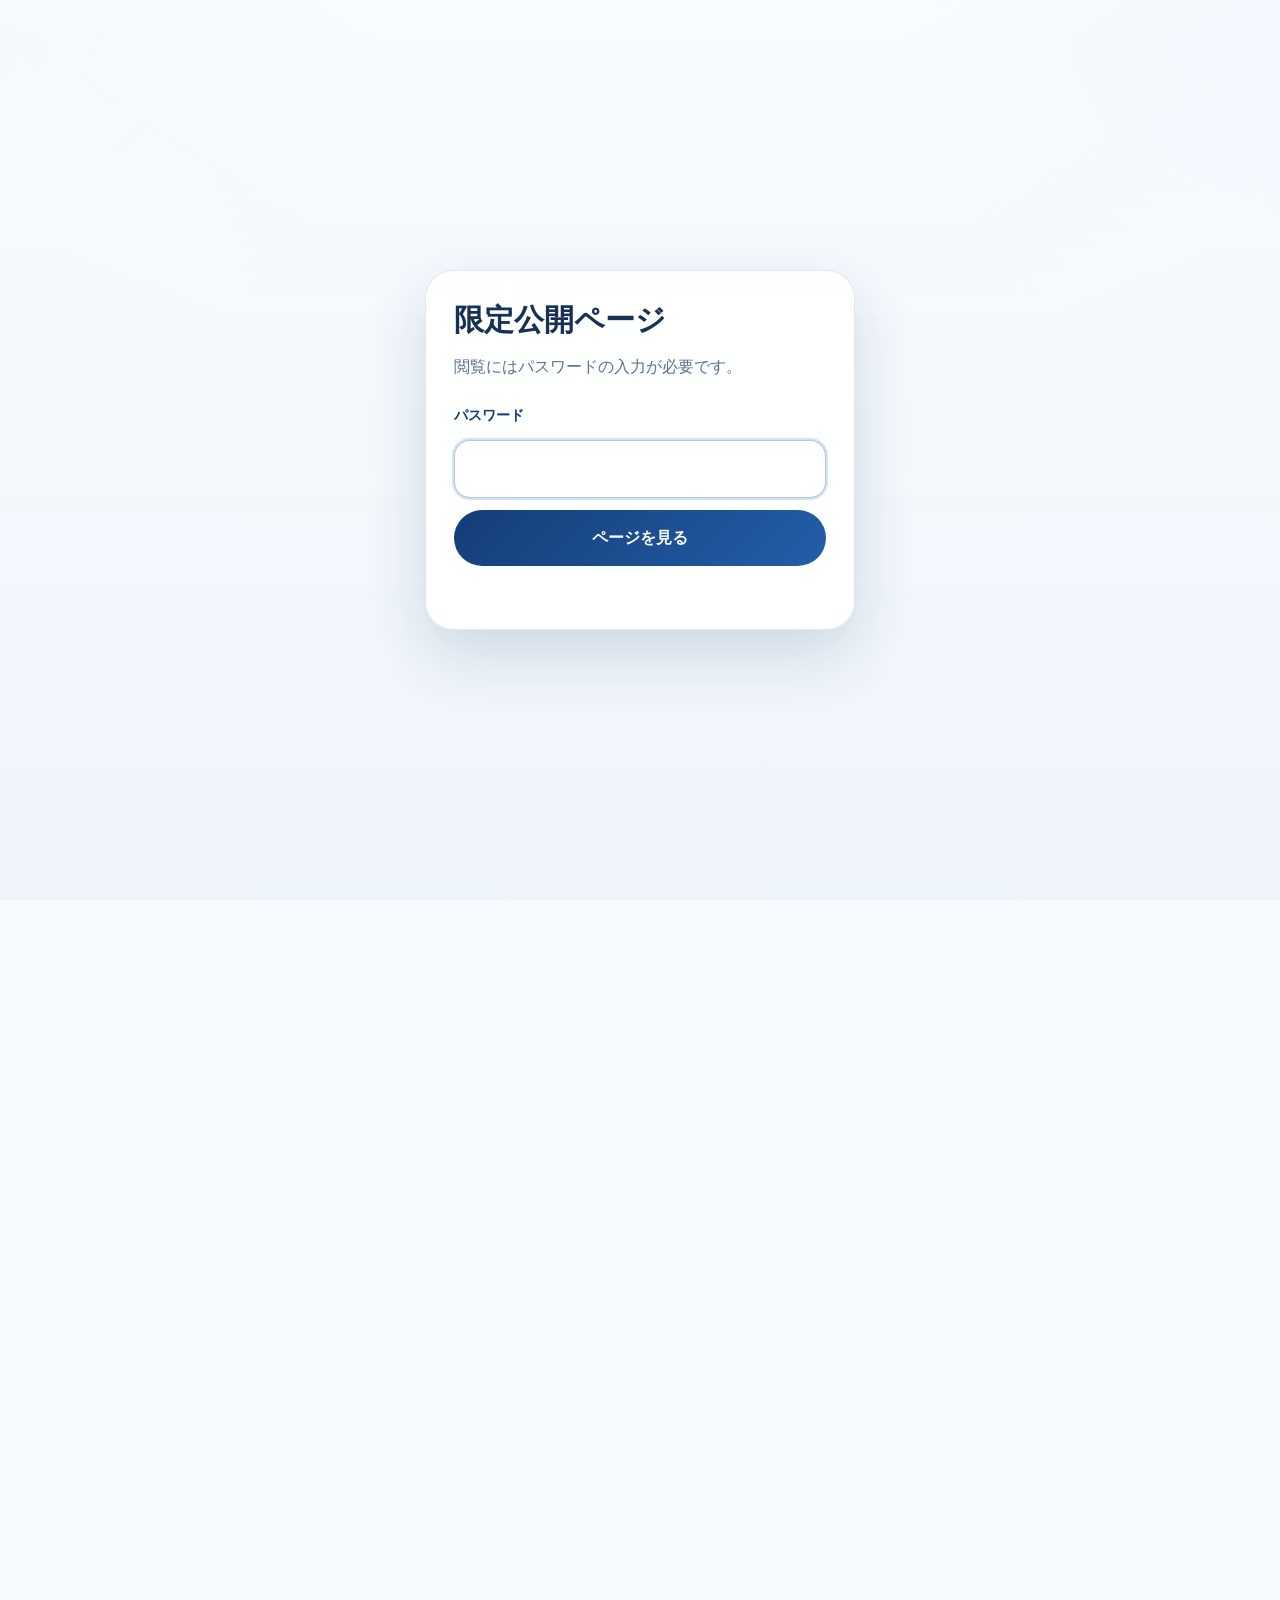
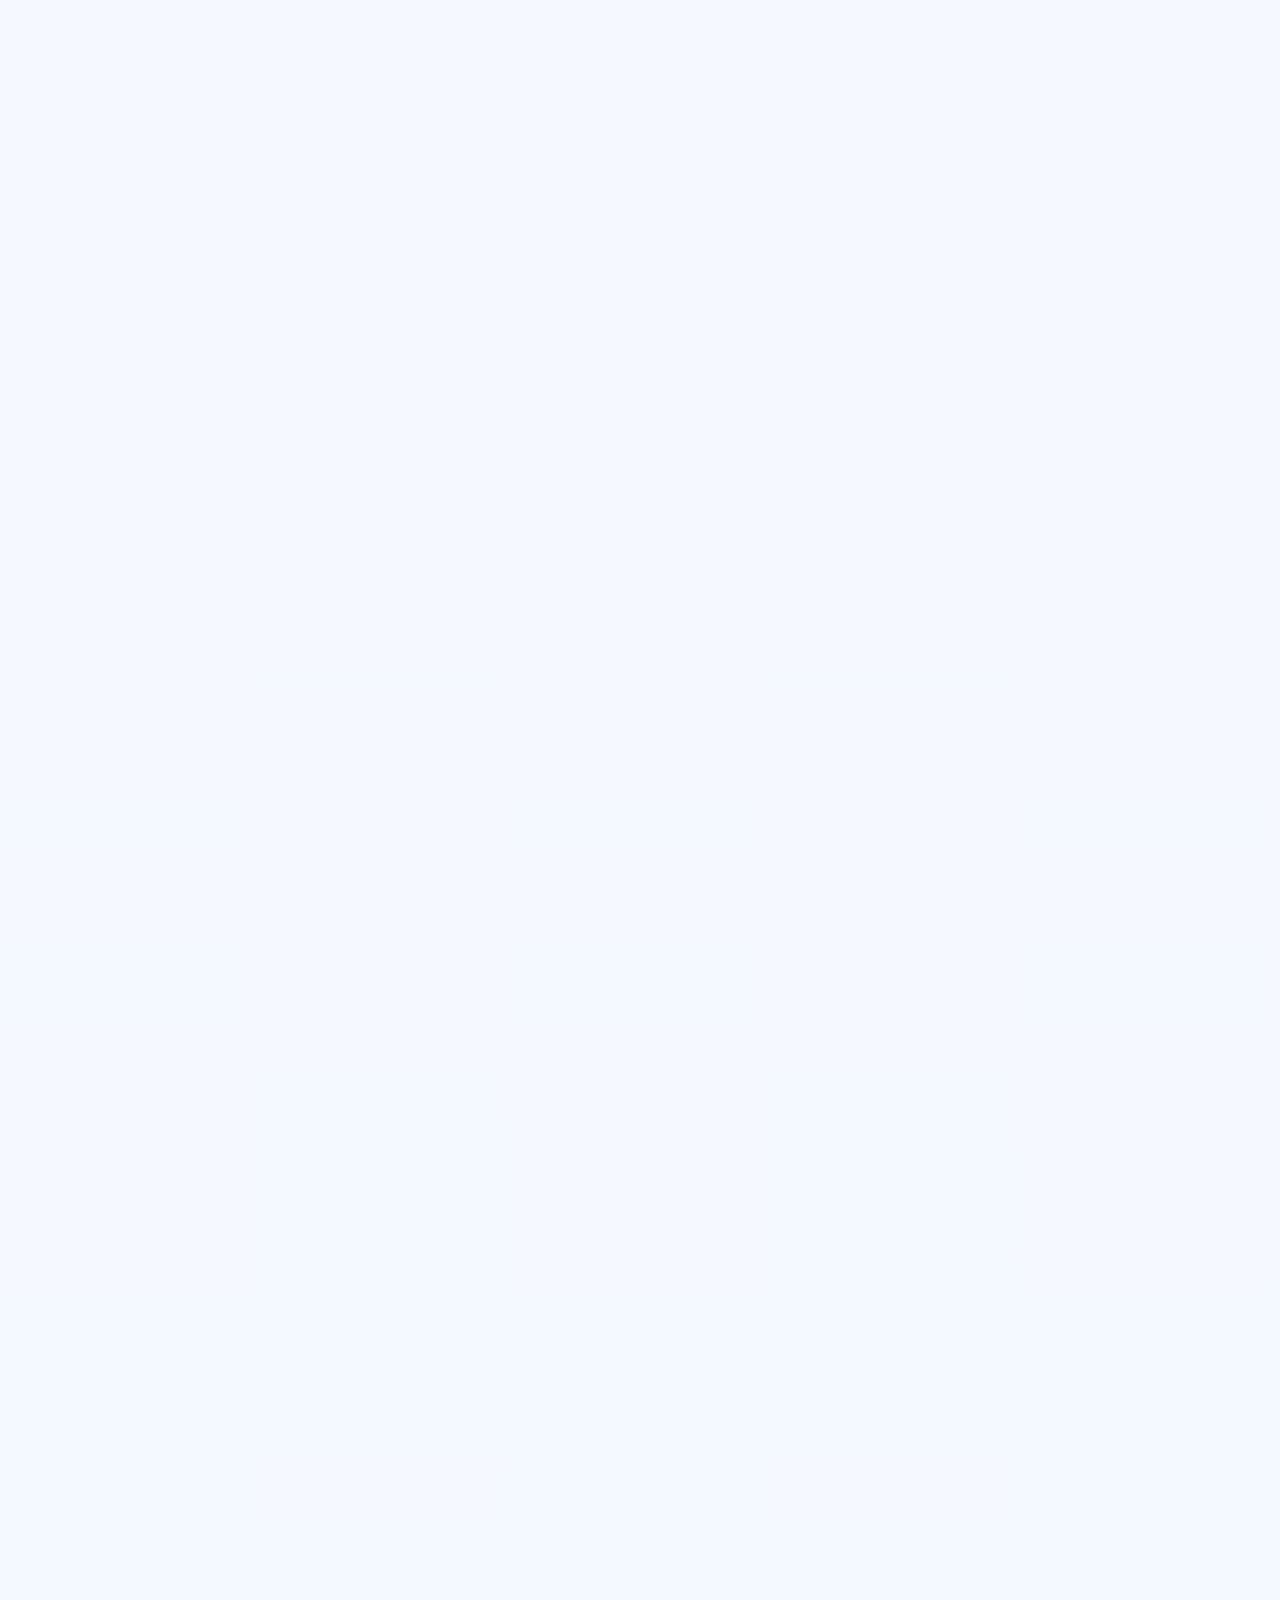
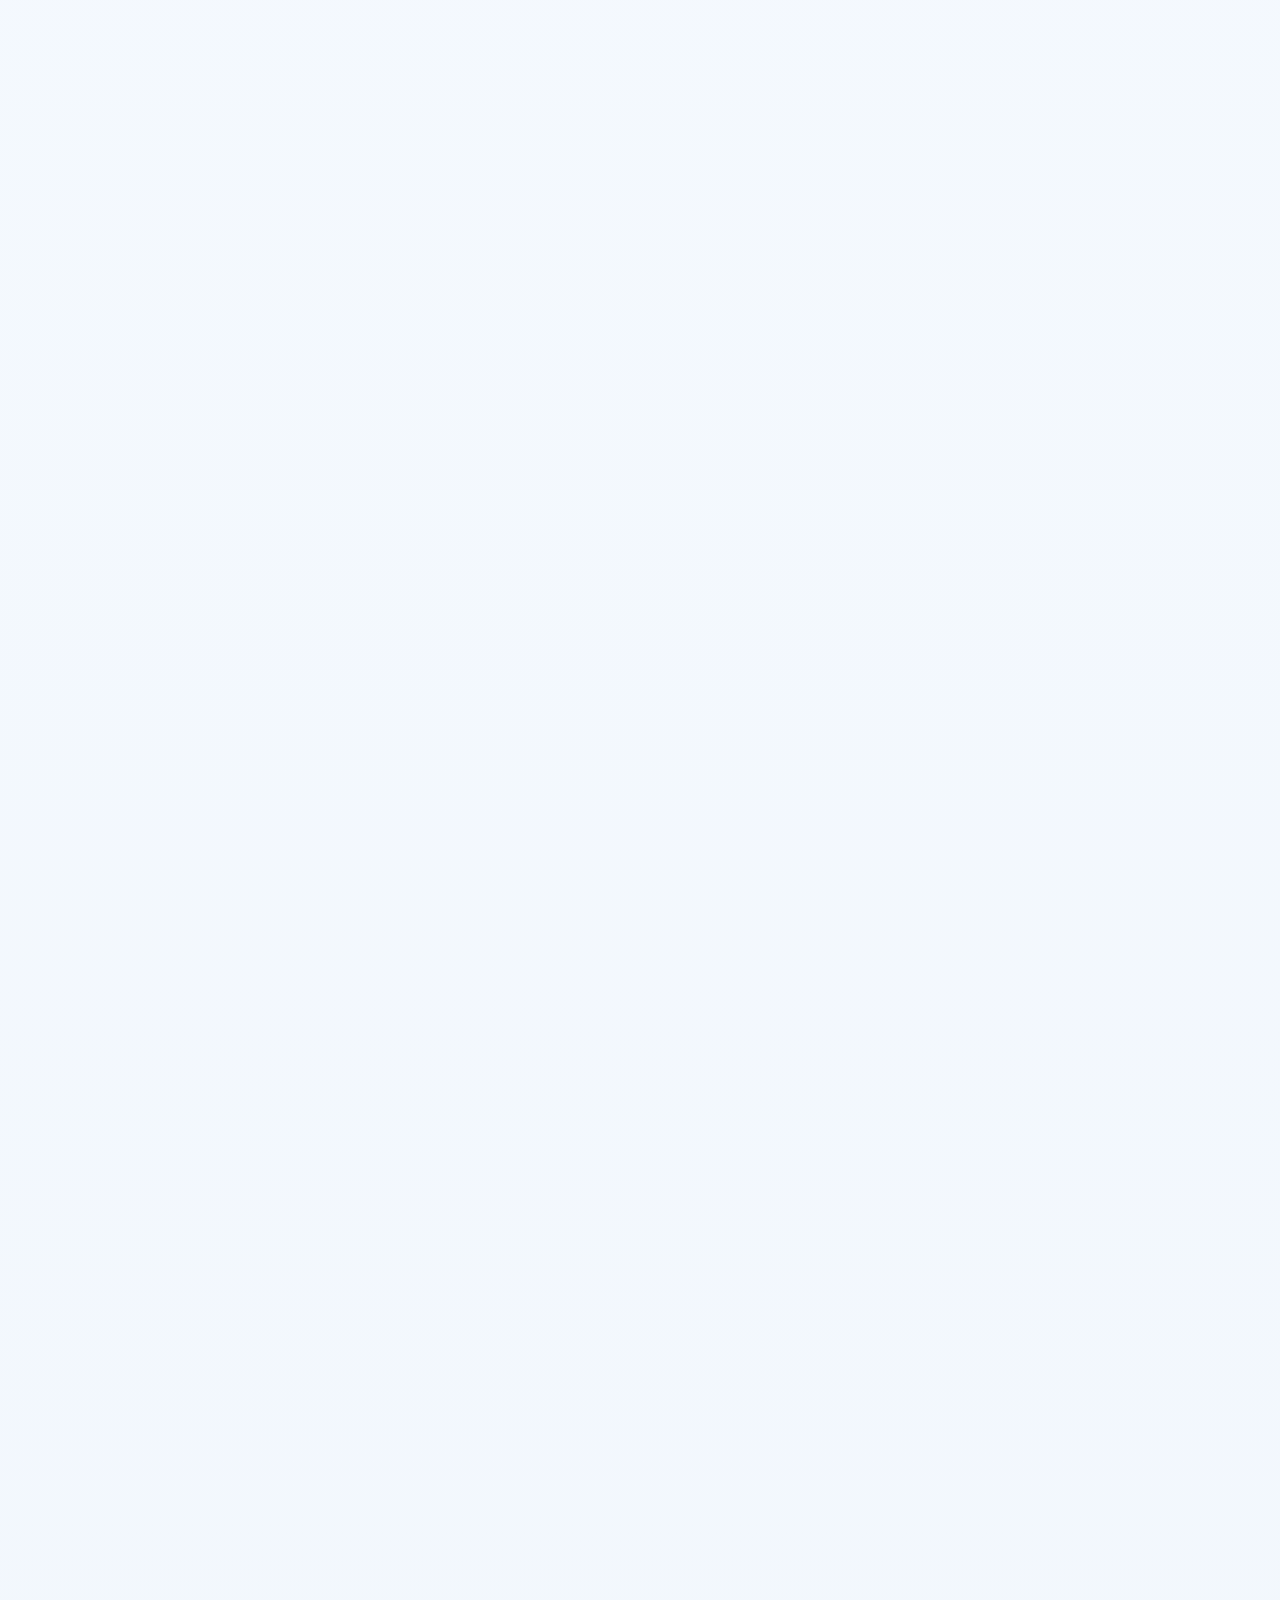
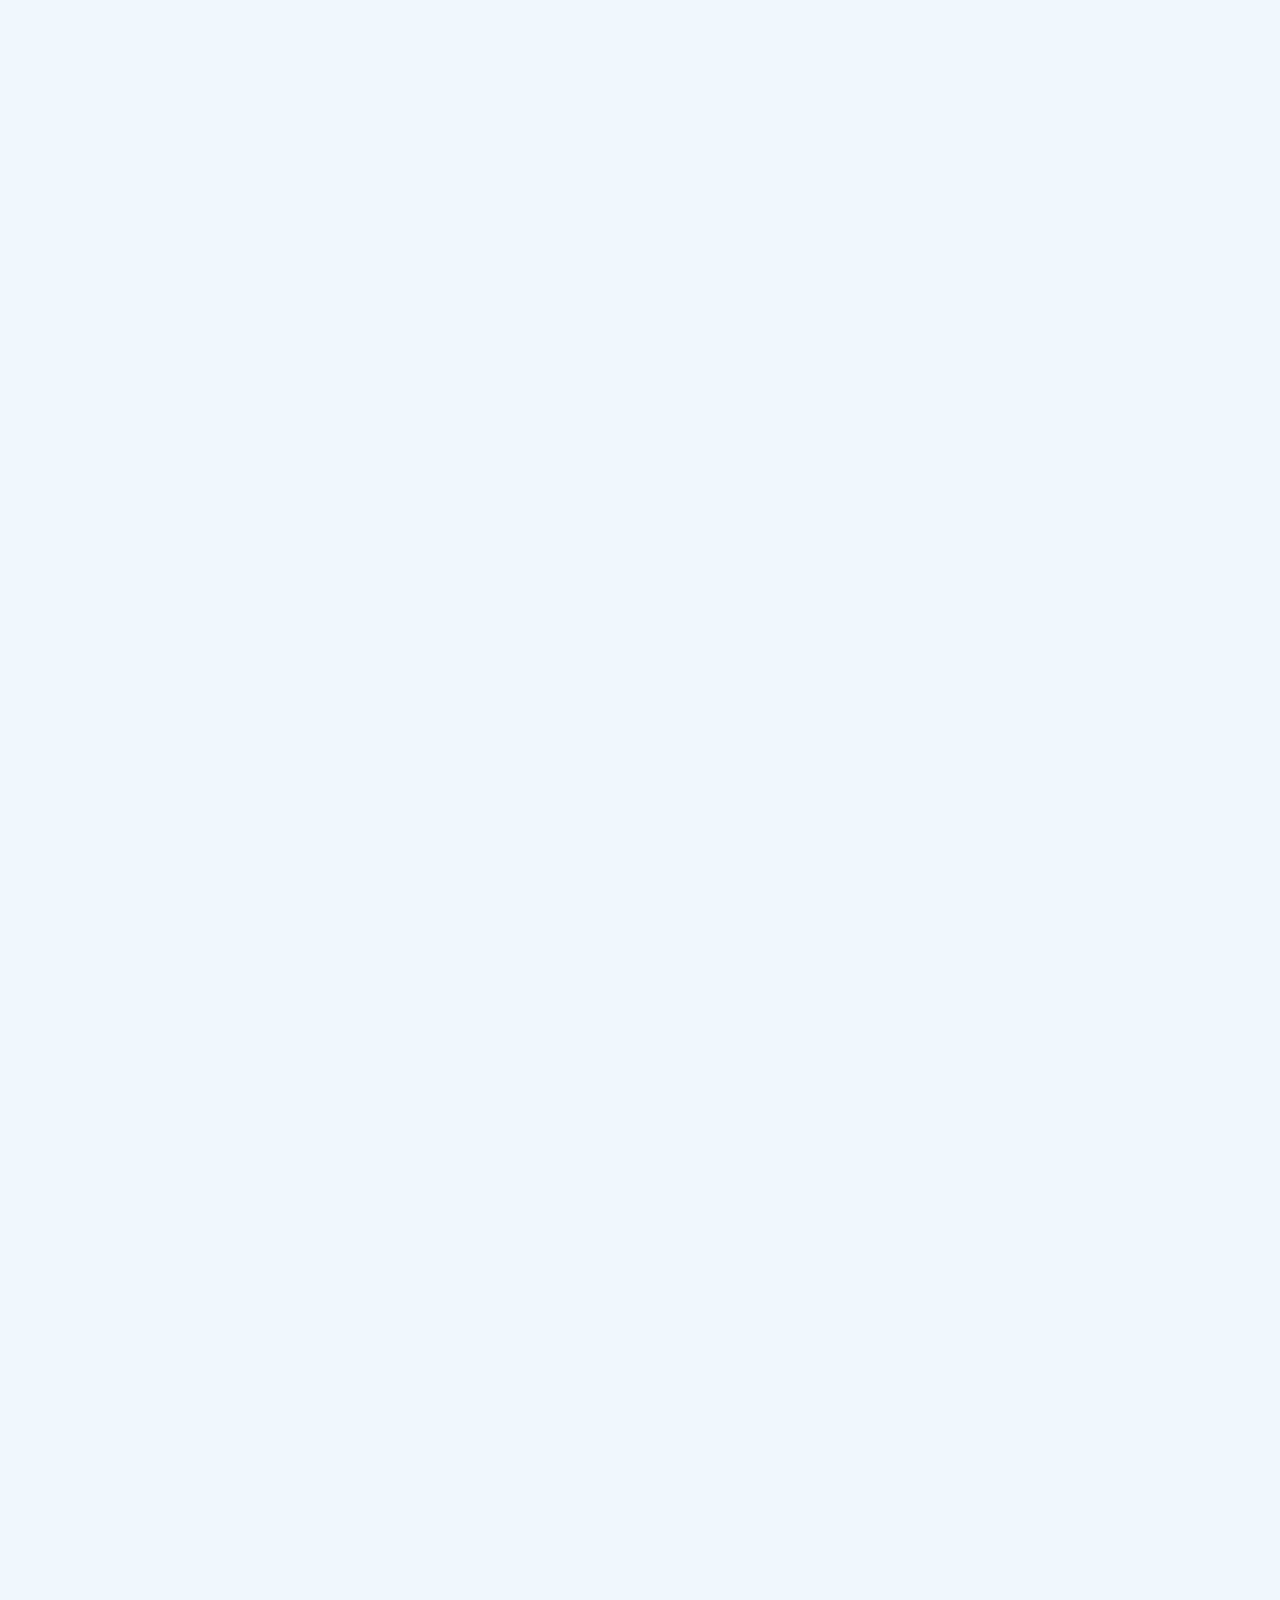
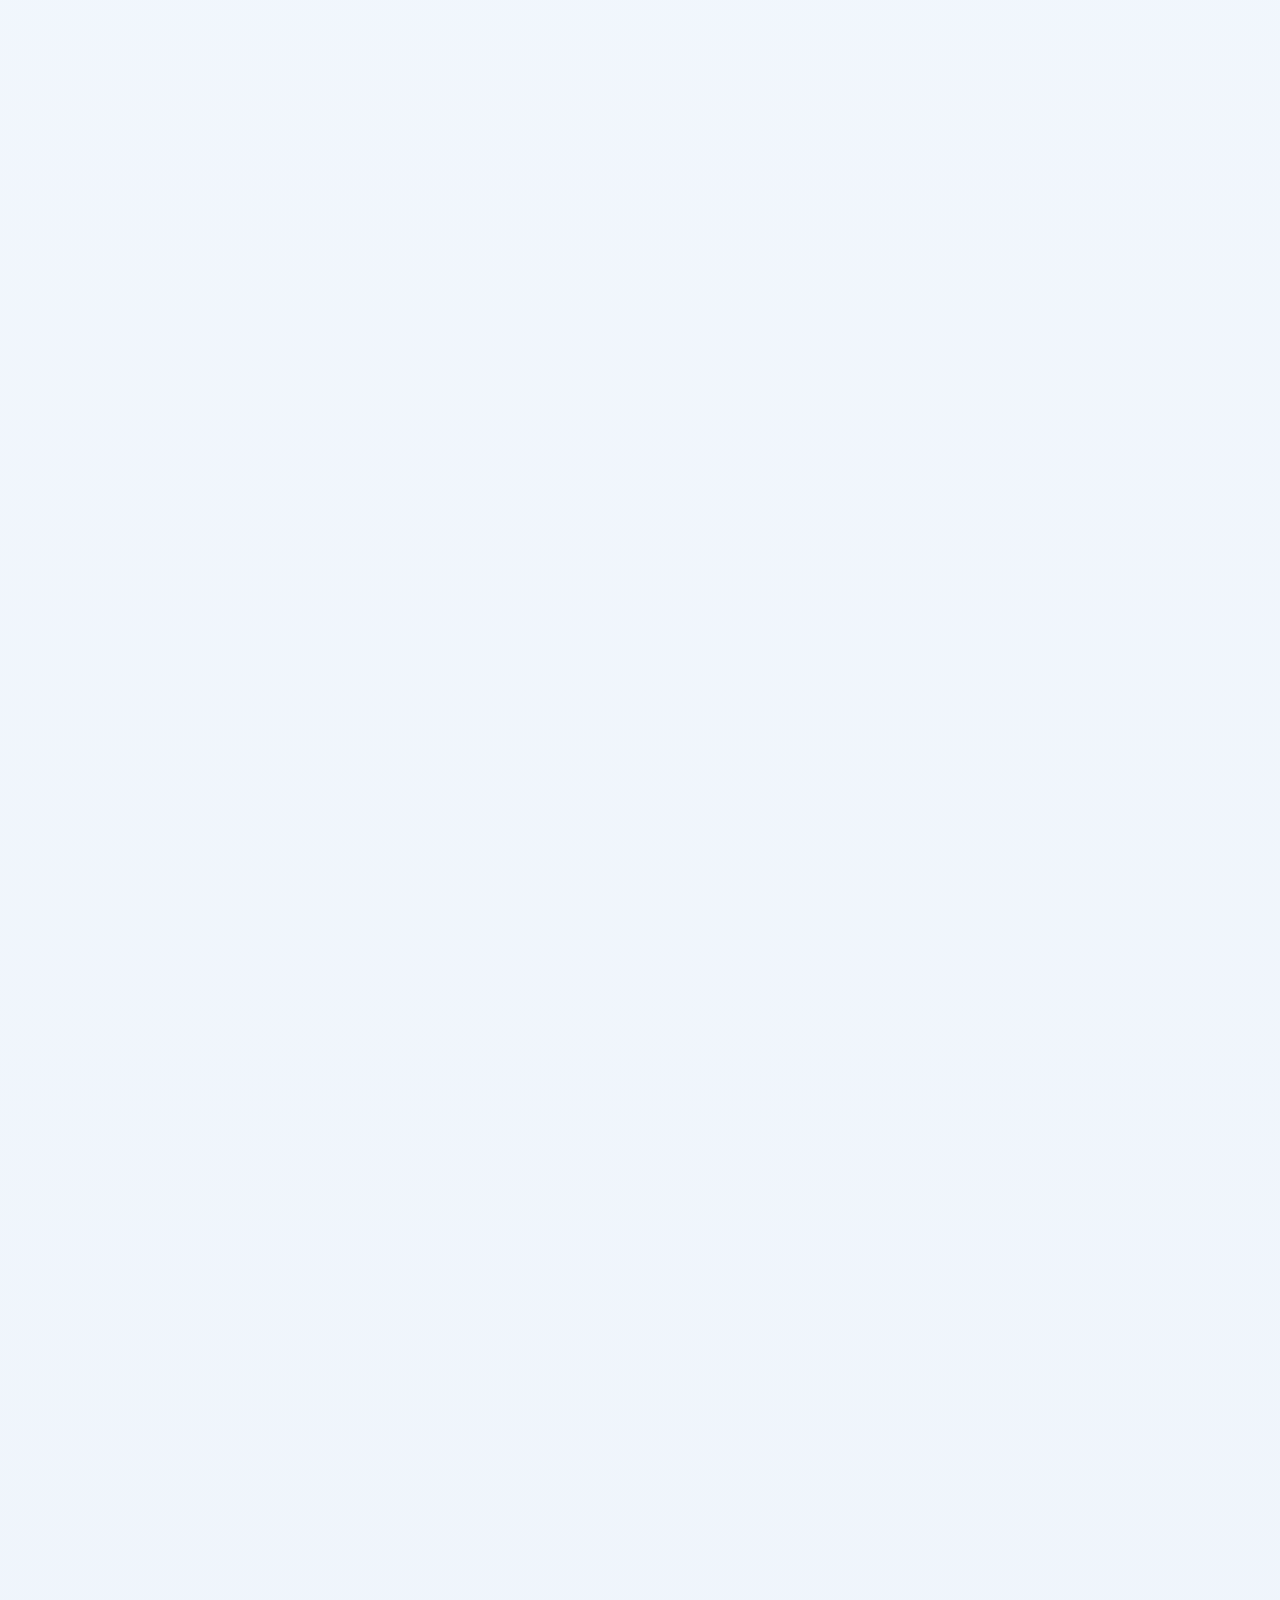
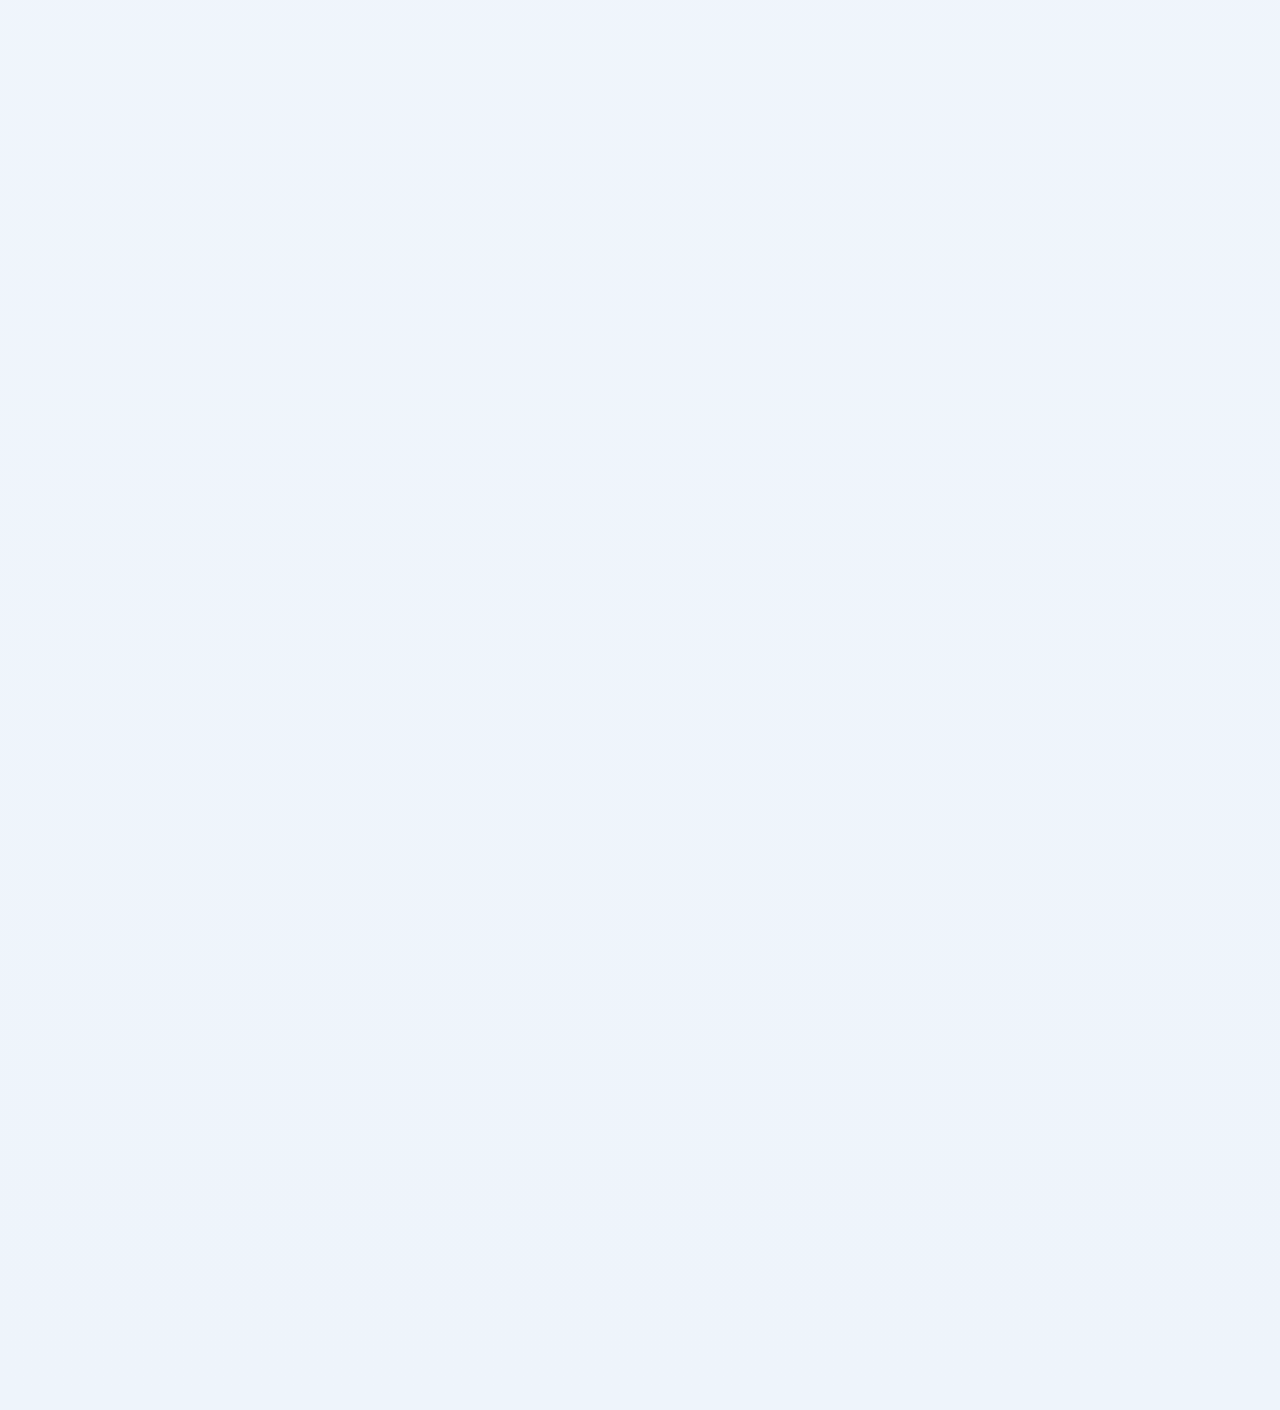
<file: r8-seeding.html>
<!DOCTYPE html>
<html lang="ja">
<head>
  <meta charset="UTF-8">
  <meta name="viewport" content="width=device-width, initial-scale=1.0">
  <title>令和8年度 種まきレポート | 新南万博</title>
  <link rel="stylesheet" href="assets/site.css">
  <script defer src="assets/site-auth.js"></script>
</head>
<body class="theme-r8 auth-pending">
  <div class="site-shell">
    <header class="topbar">
      <div class="wrap topbar-inner">
        <a class="brand" href="index.html">新南万博</a>
        <nav class="year-tabs" aria-label="年度別ページ">
          <a class="tab" href="index.html">トップ</a>
          <a class="tab" href="story.html">背景・ストーリー</a>
          <a class="tab" href="r7.html">令和7年度</a>
          <a class="tab" href="r8.html">令和8年度</a>
        </nav>
      </div>
    </header>

    <main>
      <section class="page-hero">
        <div class="wrap">
          <div class="page-hero-copy">
            <p class="kicker">June 30 / 2026</p>
            <h1>種まき活動<br>レポート</h1>
            <p class="lead">
              新湊南部中学校1年生65名が、市内西高木の実験ほ場で、
              富山ブラック枝豆「たんくろう」と大豆「オオツル」の種まきを行いました。
              商品開発や販売へつながる第一歩として、栽培の現場に立った活動の記録です。
            </p>
            <ul class="tag-row">
              <li>たんくろう</li>
              <li>オオツル</li>
              <li>種まき</li>
              <li>実験ほ場</li>
            </ul>
          </div>
        </div>
      </section>

      <section class="section section-tight">
        <div class="wrap report-nav">
          <a class="subtab" href="r8-kickoff.html">5月29日 キックオフ</a>
          <a class="subtab is-active" href="r8-seeding.html">6月30日 種まき</a>
          <a class="subtab" href="r8-transplant.html">8月12日 苗植え・バイオ炭</a>
          <a class="subtab" href="r8-harvest.html">9月28日 枝豆収穫・配布</a>
          <a class="subtab" href="r8-lecture.html">10月8日 特別講演会</a>
          <a class="subtab" href="r8-soybean-harvest.html">11月6日 大豆収穫</a>
          <a class="subtab" href="r8.html">令和8年度トップへ戻る</a>
        </div>
      </section>

      <section class="section">
        <div class="wrap content-grid">
          <article class="panel">
            <h3>当日の実践内容</h3>
            <ul class="point-list">
              <li>富山ブラック枝豆「たんくろう」と大豆「オオツル」の2品種を播種</li>
              <li>生徒65名が実験ほ場で、畝づくりと種まきの基本を体験</li>
              <li>今後の収穫、加工商品開発、販売につながる栽培の出発点を共有</li>
              <li>農作業を通じて、担い手不足や食の未来といった農業課題も考える機会になった</li>
            </ul>
          </article>

          <article class="panel">
            <h3>ここから広がる学び</h3>
            <ul class="point-list">
              <li>枝豆は9月の収穫を予定し、味や成長の違いを見ながら育てる</li>
              <li>大豆は年間を通じて、加工商品化や販売までを一貫して体験する</li>
              <li>レシピ考案や地域連携など、5班に分かれた探究にもこの栽培経験がつながっていく</li>
              <li>「おいしい大豆を育てたい」という実感が、次の活動への意欲を高めている</li>
            </ul>
          </article>
        </div>
      </section>

      <section class="section">
        <div class="wrap">
          <div class="section-head">
            <div>
              <p class="kicker">Photo Gallery</p>
              <h2>6月30日 種まき写真ギャラリー</h2>
              <p class="section-text">
                畑での作業風景や集合写真から、実際に手を動かして学んだ一日の様子を見ることができます。
              </p>
            </div>
          </div>

          <div class="media-grid">
            <article class="media-card">
              <figure>
                <img src="assets/images/r8-seeding-photo-01.jpg" alt="種まき後に畑で集合する生徒たち">
              </figure>
              <div class="media-copy">
                <h3>集合写真</h3>
                <p>活動を終えた生徒たちの達成感が伝わる一枚です。</p>
              </div>
            </article>

            <article class="media-card">
              <figure>
                <img src="assets/images/r8-seeding-photo-02.jpg" alt="畝に種をまく生徒たち">
              </figure>
              <div class="media-copy">
                <h3>畝に沿って播種</h3>
                <p>約20センチ間隔で種をまき、栽培の基本を一つずつ体験しました。</p>
              </div>
            </article>

            <article class="media-card">
              <figure>
                <img src="assets/images/r8-seeding-photo-03.jpg" alt="畑で作業に取り組む生徒たち">
              </figure>
              <div class="media-copy">
                <h3>班ごとの作業</h3>
                <p>役割を分担しながら、畑での実践に取り組む様子です。</p>
              </div>
            </article>

            <article class="media-card">
              <figure>
                <img src="assets/images/r8-seeding-photo-04.jpg" alt="土に種をまく手元の様子">
              </figure>
              <div class="media-copy">
                <h3>手元の播種作業</h3>
                <p>土の感触を確かめながら、種を丁寧にまいていきました。</p>
              </div>
            </article>
          </div>
        </div>
      </section>

      <section class="section">
        <div class="wrap">
          <div class="section-head">
            <div>
              <p class="kicker">Movie Gallery</p>
              <h2>6月30日 種まき動画ギャラリー</h2>
              <p class="section-text">
                ページ上でそのまま再生できます。現場の動きや声の雰囲気まで、写真とは違う形で振り返れます。
              </p>
            </div>
          </div>

          <div class="video-grid">
            <article class="video-card">
              <video controls preload="metadata" playsinline>
                <source src="assets/videos/r8-seeding-video-01.mp4" type="video/mp4">
              </video>
              <div class="media-copy">
                <h3>動画 1</h3>
                <p>畑での準備と最初の種まきの様子。</p>
              </div>
            </article>

            <article class="video-card">
              <video controls preload="metadata" playsinline>
                <source src="assets/videos/r8-seeding-video-02.mp4" type="video/mp4">
              </video>
              <div class="media-copy">
                <h3>動画 2</h3>
                <p>班ごとに動きながら、種をまいていく場面。</p>
              </div>
            </article>

            <article class="video-card">
              <video controls preload="metadata" playsinline>
                <source src="assets/videos/r8-seeding-video-03.mp4" type="video/mp4">
              </video>
              <div class="media-copy">
                <h3>動画 3</h3>
                <p>現場で声を掛け合いながら進める実践の様子。</p>
              </div>
            </article>

            <article class="video-card">
              <video controls preload="metadata" playsinline>
                <source src="assets/videos/r8-seeding-video-04.mp4" type="video/mp4">
              </video>
              <div class="media-copy">
                <h3>動画 4</h3>
                <p>作業の流れと畑の空気感が伝わる記録映像。</p>
              </div>
            </article>
          </div>
        </div>
      </section>

      <section class="section">
        <div class="wrap">
          <article class="panel">
            <p class="kicker">More Media</p>
            <h2>他の写真・動画を見る</h2>
            <p class="section-text">
              6月30日の種まきの追加写真と動画は、共有Googleドライブにまとめています。
              当日の様子をより多くのカットで見たい方は、下のボタンからご覧ください。
            </p>
            <a
              class="button-link"
              href="https://drive.google.com/drive/folders/1hqIUMlb56D0lS0dzXYPkNblSGul62LPB?usp=drive_link"
              target="_blank"
              rel="noopener noreferrer"
            >
              Googleドライブで見る
            </a>
          </article>
        </div>
      </section>

      <section class="section kickoff-report">
        <div class="full-visual-stack">
          <article class="full-visual-card full-visual-card-article">
            <figure>
              <img src="assets/images/r8-seeding-news-01.jpg" alt="特産黒大豆枝豆を育て商品開発へと報じた新聞記事">
            </figure>
            <div class="media-copy">
              <h3>北日本新聞</h3>
              <p>「特産黒大豆枝豆を育て 商品開発挑戦へ」。たんくろうと大豆の種まきが、商品開発・販売までつながる活動として報じられました。</p>
            </div>
          </article>

          <article class="full-visual-card full-visual-card-article">
            <figure>
              <img src="assets/images/r8-seeding-news-02.jpg" alt="大豆種まき大きくなってと報じた新聞記事">
            </figure>
            <div class="media-copy">
              <h3>富山新聞</h3>
              <p>「大豆種まき大きくなって」。生徒たちが約千平方メートルの畑で播種に取り組み、収穫への期待を込めて作業する様子が紹介されました。</p>
            </div>
          </article>

          <article class="full-visual-card full-visual-card-article">
            <figure>
              <img src="assets/images/r8-seeding-news-03-yomiuri.jpg" alt="中学生が大豆栽培と販売に取り組む様子を報じた読売新聞の記事">
            </figure>
            <div class="media-copy">
              <h3>読売新聞</h3>
              <p>「中学生が大豆栽培、販売」と題して、6月30日の種まきから始まる探究学習のねらいと、栽培から商品開発・販売まで学ぶ取り組みが紹介された記事です。</p>
            </div>
          </article>
        </div>
      </section>
    </main>

    <footer class="site-footer">
      <div class="wrap">
        令和8年度種まき活動レポートページです。
      </div>
    </footer>
  </div>
</body>
</html>
</file>
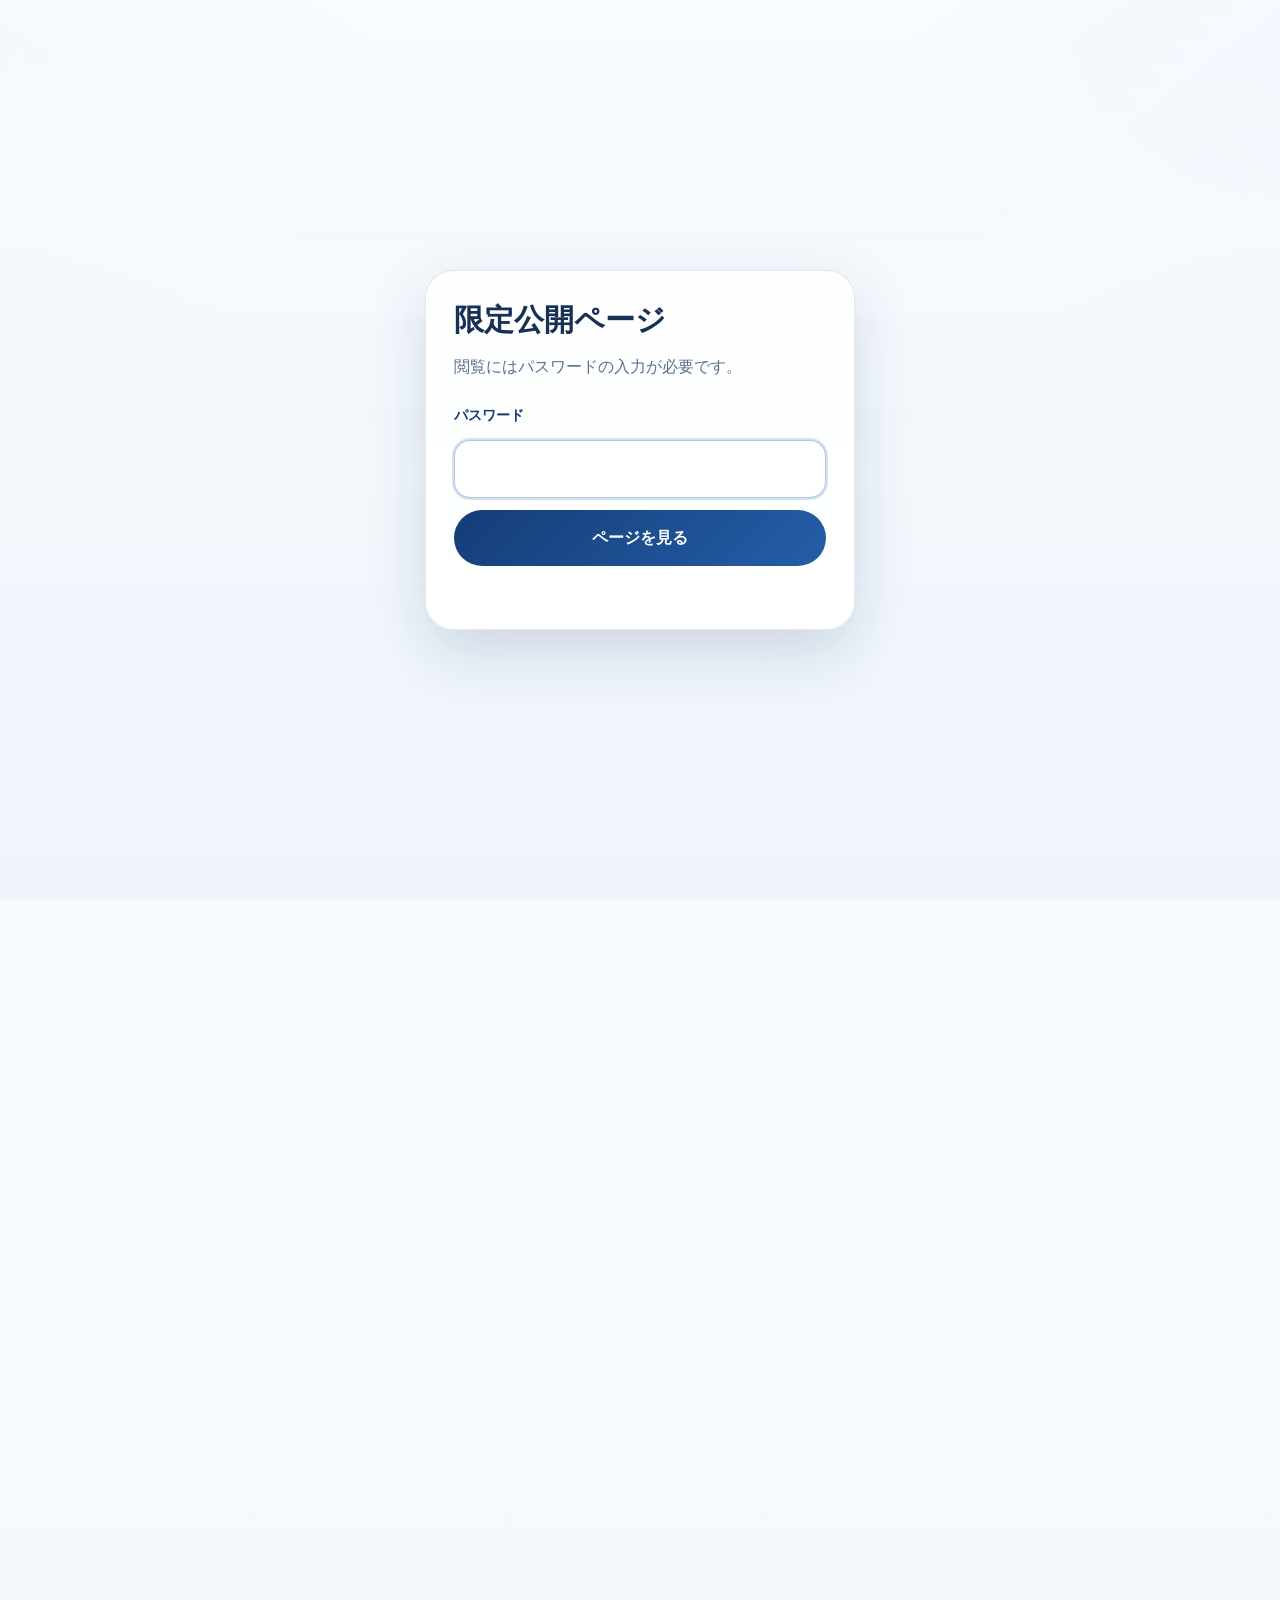
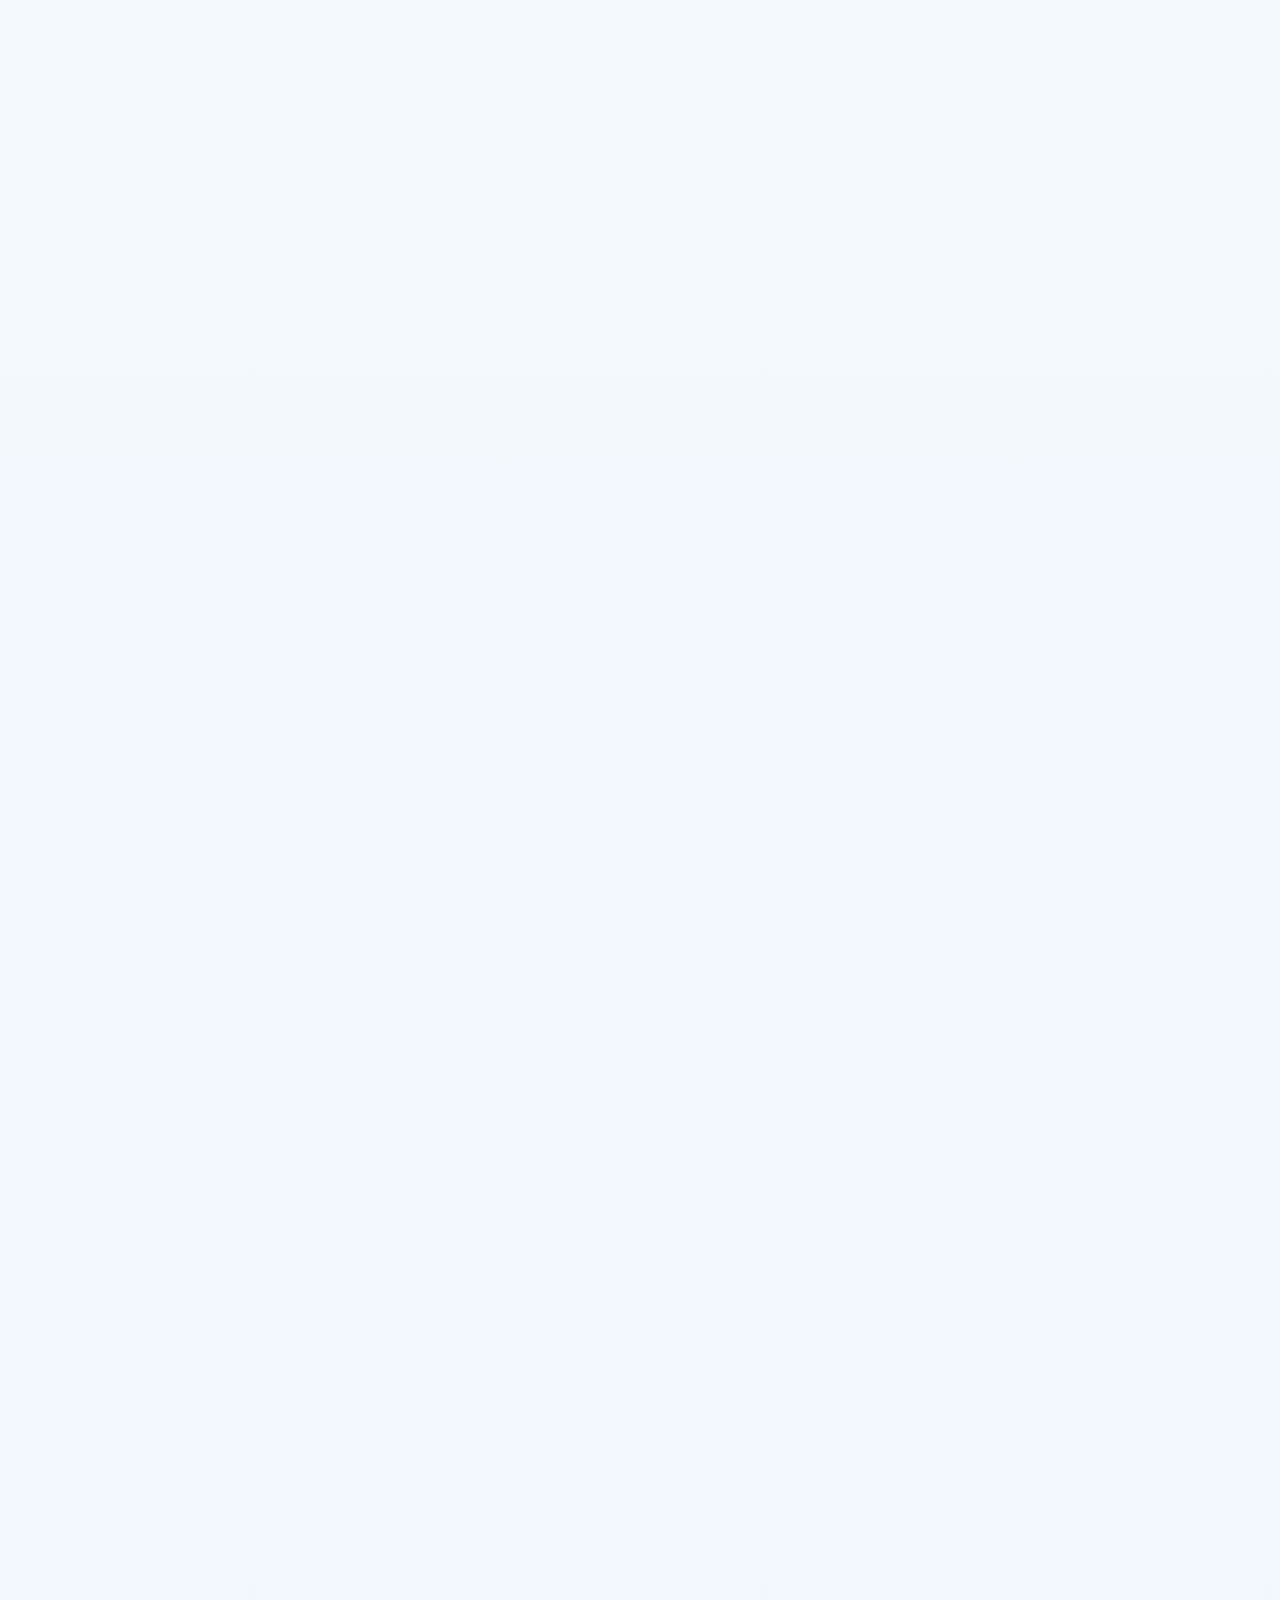
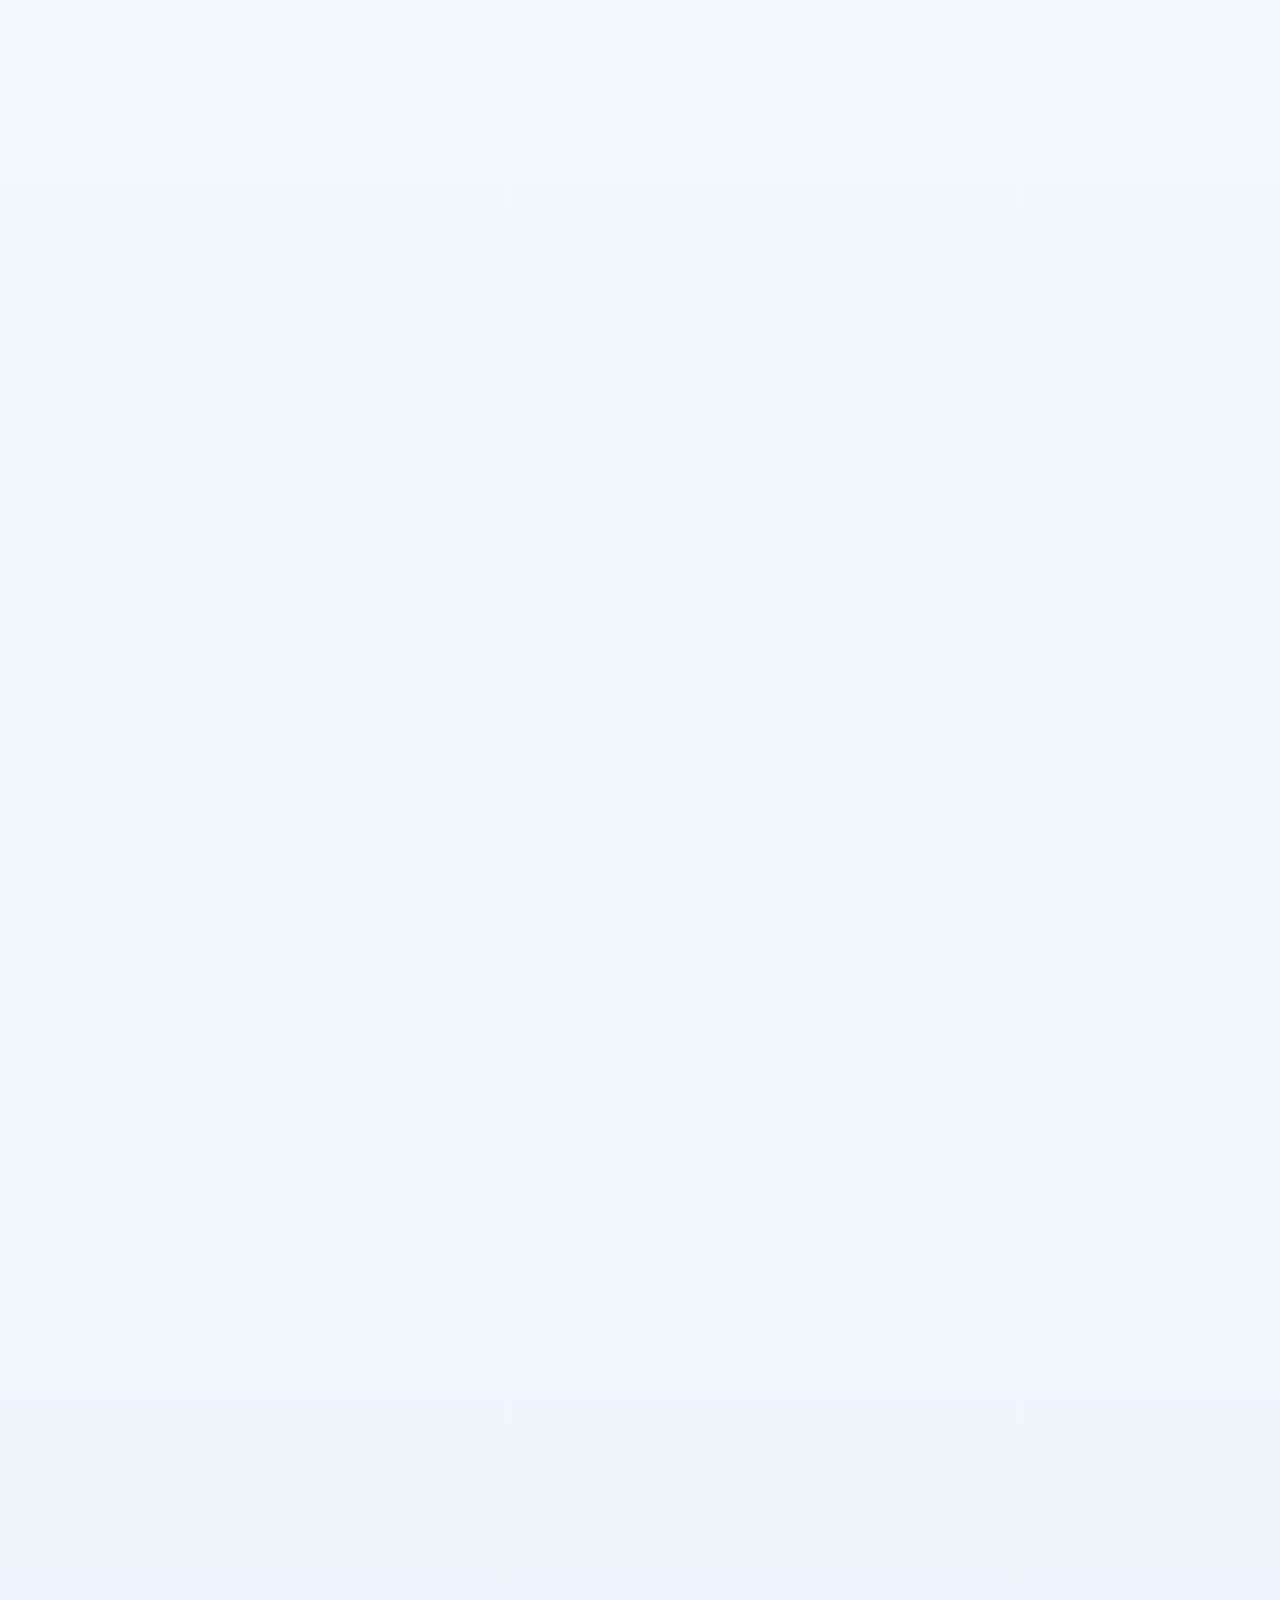
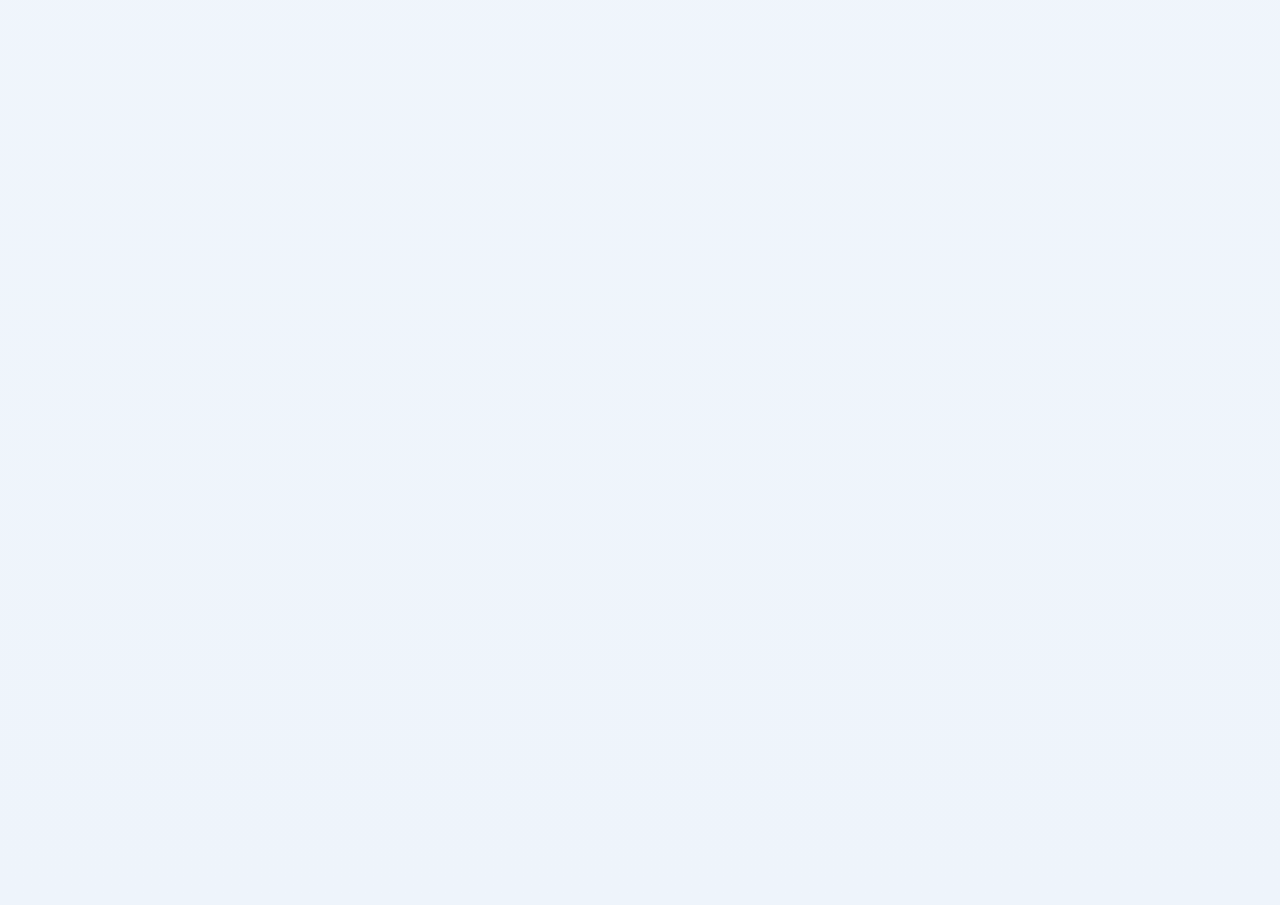
<file: r8-soybean-harvest.html>
<!DOCTYPE html>
<html lang="ja">
<head>
  <meta charset="UTF-8">
  <meta name="viewport" content="width=device-width, initial-scale=1.0">
  <title>令和8年度 大豆収穫・乾燥・脱穀・選別レポート | 新南万博</title>
  <link rel="stylesheet" href="assets/site.css">
  <script defer src="assets/site-auth.js"></script>
</head>
<body class="theme-r8 auth-pending">
  <div class="site-shell">
    <header class="topbar">
      <div class="wrap topbar-inner">
        <a class="brand" href="index.html">新南万博</a>
        <nav class="year-tabs" aria-label="年度別ページ">
          <a class="tab" href="index.html">トップ</a>
          <a class="tab" href="story.html">背景・ストーリー</a>
          <a class="tab" href="r7.html">令和7年度</a>
          <a class="tab" href="r8.html">令和8年度</a>
        </nav>
      </div>
    </header>

    <main>
      <section class="page-hero">
        <div class="wrap">
          <div class="page-hero-copy">
            <p class="kicker">November 6 / 2026</p>
            <h1>大豆「オオツル」<br>収穫から選別まで</h1>
            <p class="lead">
              11月6日、生徒たちは畑で育ててきた大豆を株ごと収穫しました。
              前日の雨で濡れた株を学校へ運び、約1週間乾燥させた後、脱穀と選別までを自分たちの手で行いました。
            </p>
            <ul class="tag-row">
              <li>大豆収穫</li>
              <li>約40kg</li>
              <li>1週間乾燥</li>
              <li>脱穀・選別</li>
            </ul>
          </div>
        </div>
      </section>

      <section class="section section-tight">
        <div class="wrap report-nav">
          <a class="subtab" href="r8-kickoff.html">5月29日 キックオフ</a>
          <a class="subtab" href="r8-seeding.html">6月30日 種まき</a>
          <a class="subtab" href="r8-transplant.html">8月12日 苗植え・バイオ炭</a>
          <a class="subtab" href="r8-harvest.html">9月28日 枝豆収穫・配布</a>
          <a class="subtab" href="r8-lecture.html">10月8日 特別講演会</a>
          <a class="subtab is-active" href="r8-soybean-harvest.html">11月6日 大豆収穫</a>
          <a class="subtab" href="r8.html">令和8年度トップへ戻る</a>
        </div>
      </section>

      <section class="section">
        <div class="wrap content-grid">
          <article class="panel">
            <h3>雨上がりの畑から学校へ</h3>
            <ul class="point-list">
              <li>前日の雨で大豆の株が濡れていたため、畑で乾かさず、土から株ごと引き抜いて収穫</li>
              <li>収穫した株を軽トラックへ積み込み、新湊南部中学校まで移送</li>
              <li>乾燥・選別前の状態で、約40kgの大豆を収穫</li>
              <li>栽培から収穫へ進み、加工や商品開発につながる大切な節目となった</li>
            </ul>
          </article>

          <article class="panel">
            <h3>校内で乾燥、脱穀、選別</h3>
            <ul class="point-list">
              <li>多目的ホール内に株を干す場所を設け、約1週間の乾燥期間を確保</li>
              <li>干す場所が足りなくなった株は、ブルーシートの上に重ならないよう丁寧に広げた</li>
              <li>乾燥後、生徒たちが株からさやを外し、大豆を取り出す脱穀作業に挑戦</li>
              <li>状態を一粒ずつ確認しながら選別し、次の商品開発へつなげる準備を進めた</li>
            </ul>
          </article>
        </div>
      </section>

      <section class="section">
        <div class="wrap">
          <div class="message-band">
            <p class="message-label">Harvest Result</p>
            <h2>乾燥・選別前で、約40kgを収穫。</h2>
            <p>
              種まきから生育観察、環境とデータの学びを重ねてきた大豆が、収穫の時を迎えました。
              収穫後の乾燥、脱穀、選別までを経験することで、生徒たちは一粒の大豆が食材になるまでの手間と工夫を学びました。
            </p>
          </div>
        </div>
      </section>

      <section class="section kickoff-report">
        <div class="wrap section-head">
          <div>
            <p class="kicker">Activity Report</p>
            <h2>畑から、一粒の大豆へ。</h2>
            <p class="section-text">
              株を引き抜く収穫から、校内での乾燥、脱穀、選別まで。生徒たちが力を合わせて取り組んだ工程を写真で紹介します。
            </p>
          </div>
        </div>

        <div class="full-visual-stack">
          <article class="full-visual-card">
            <figure>
              <img src="assets/images/r8-soybean-harvest-01.jpg" alt="畑で大豆の株を引き抜いて収穫する生徒たち">
            </figure>
            <div class="media-copy">
              <h3>大豆を株ごと引き抜く</h3>
              <p>前日の雨で株が濡れる中、生徒たちは畑に入り、根元から大豆の株を引き抜いて収穫しました。</p>
            </div>
          </article>

          <article class="full-visual-card">
            <figure>
              <img src="assets/images/r8-soybean-harvest-02.jpg" alt="収穫した大豆の株を手にする生徒たち">
            </figure>
            <div class="media-copy">
              <h3>収穫の手応えを実感</h3>
              <p>たくさんのさやが付いた株を持ち寄り、育ててきた大豆が実った喜びを分かち合いました。</p>
            </div>
          </article>

          <article class="full-visual-card">
            <figure>
              <img src="assets/images/r8-soybean-harvest-03.jpg" alt="多目的ホールで乾燥後の大豆を脱穀し選別する生徒たち">
            </figure>
            <div class="media-copy">
              <h3>1週間乾燥させ、脱穀・選別へ</h3>
              <p>校内で約1週間乾燥させた株をブルーシートに広げ、生徒たちが協力して脱穀と選別を行いました。</p>
            </div>
          </article>
        </div>

        <div class="wrap section-head section-head-spaced">
          <div>
            <p class="kicker">Instagram Gallery</p>
            <h2>収穫の日を、別の視点から。</h2>
            <p class="section-text">
              畑に差し込んだ日差し、生徒たちが株を運ぶ姿、実ったさや、校内での脱穀と乾燥準備。
              Instagram投稿から、活動の空気が伝わる6枚を紹介します。
            </p>
          </div>
        </div>

        <div class="instagram-gallery">
          <figure class="instagram-card">
            <img src="assets/images/r8-soybean-instagram-01.webp" alt="晴れ間が広がる畑に集まった生徒たち">
            <figcaption>前日までの雨が上がり、収穫の時間には晴れ間が広がりました。</figcaption>
          </figure>
          <figure class="instagram-card">
            <img src="assets/images/r8-soybean-instagram-02.webp" alt="畑で大豆の株を収穫する生徒たち">
            <figcaption>畑に入り、育った大豆を株ごと引き抜いていきます。</figcaption>
          </figure>
          <figure class="instagram-card">
            <img src="assets/images/r8-soybean-instagram-03.webp" alt="収穫期を迎えた大豆のさや">
            <figcaption>株には、収穫期を迎えた大豆のさやが数多く実りました。</figcaption>
          </figure>
          <figure class="instagram-card">
            <img src="assets/images/r8-soybean-instagram-04.webp" alt="ブルーシート上で大豆を脱穀・選別する生徒たち">
            <figcaption>乾燥後はブルーシートを広げ、生徒たちが協力して脱穀・選別しました。</figcaption>
          </figure>
          <figure class="instagram-card">
            <img src="assets/images/r8-soybean-instagram-05.webp" alt="乾燥した大豆の株からさやを外す生徒たち">
            <figcaption>一株ずつ手に取り、さやを外して大豆を取り出します。</figcaption>
          </figure>
          <figure class="instagram-card">
            <img src="assets/images/r8-soybean-instagram-06.webp" alt="校内の設備に大豆の株を掛けて乾燥させる生徒たち">
            <figcaption>株同士が重ならないように掛け、乾燥しやすい環境を整えました。</figcaption>
          </figure>
        </div>

        <div class="wrap instagram-source">
          <p>写真提供・投稿: Instagram <strong>@soy_and_roll104</strong></p>
          <a
            class="archive-link"
            href="https://www.instagram.com/p/Df4u0EwE8gf/"
            target="_blank"
            rel="noopener noreferrer"
          >Instagramの投稿を見る</a>
        </div>
      </section>
    </main>

    <footer class="site-footer">
      <div class="wrap">令和8年度 大豆「オオツル」の収穫・乾燥・脱穀・選別活動レポートです。</div>
    </footer>
  </div>
</body>
</html>
</file>
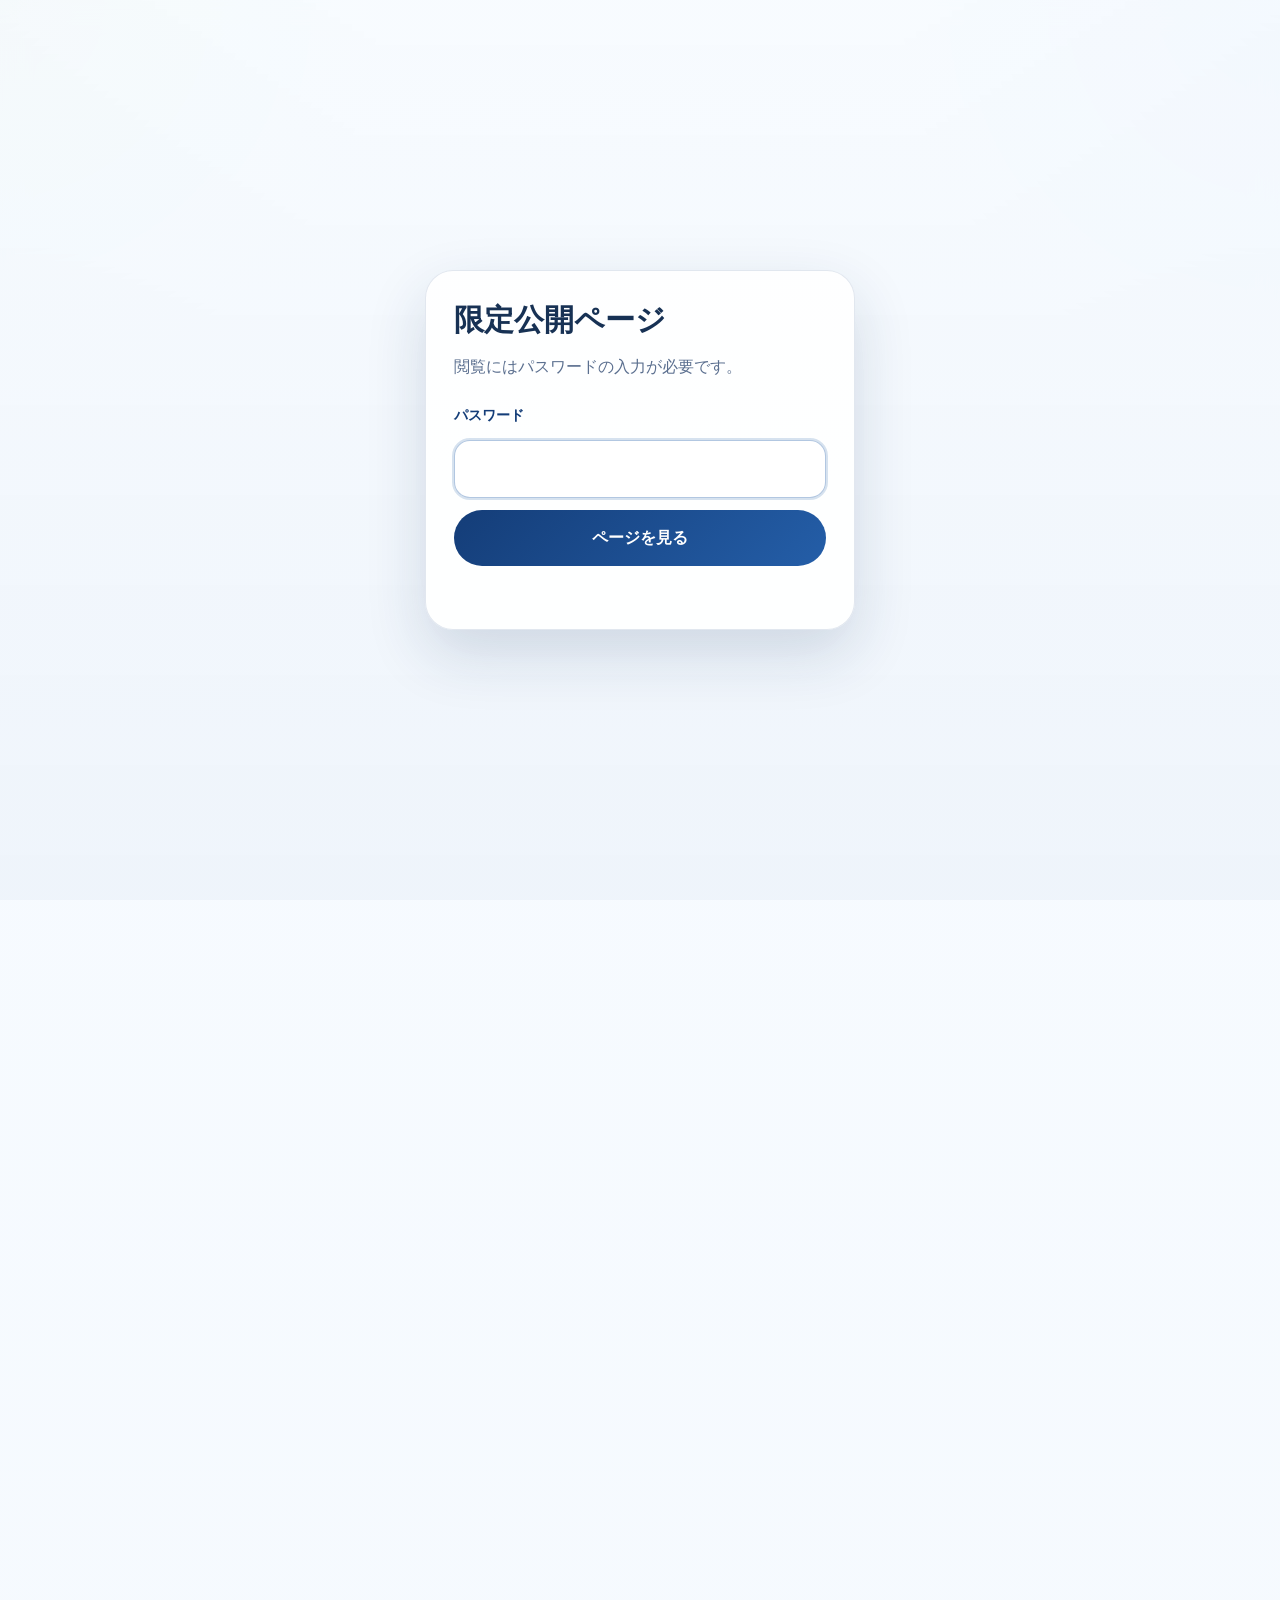
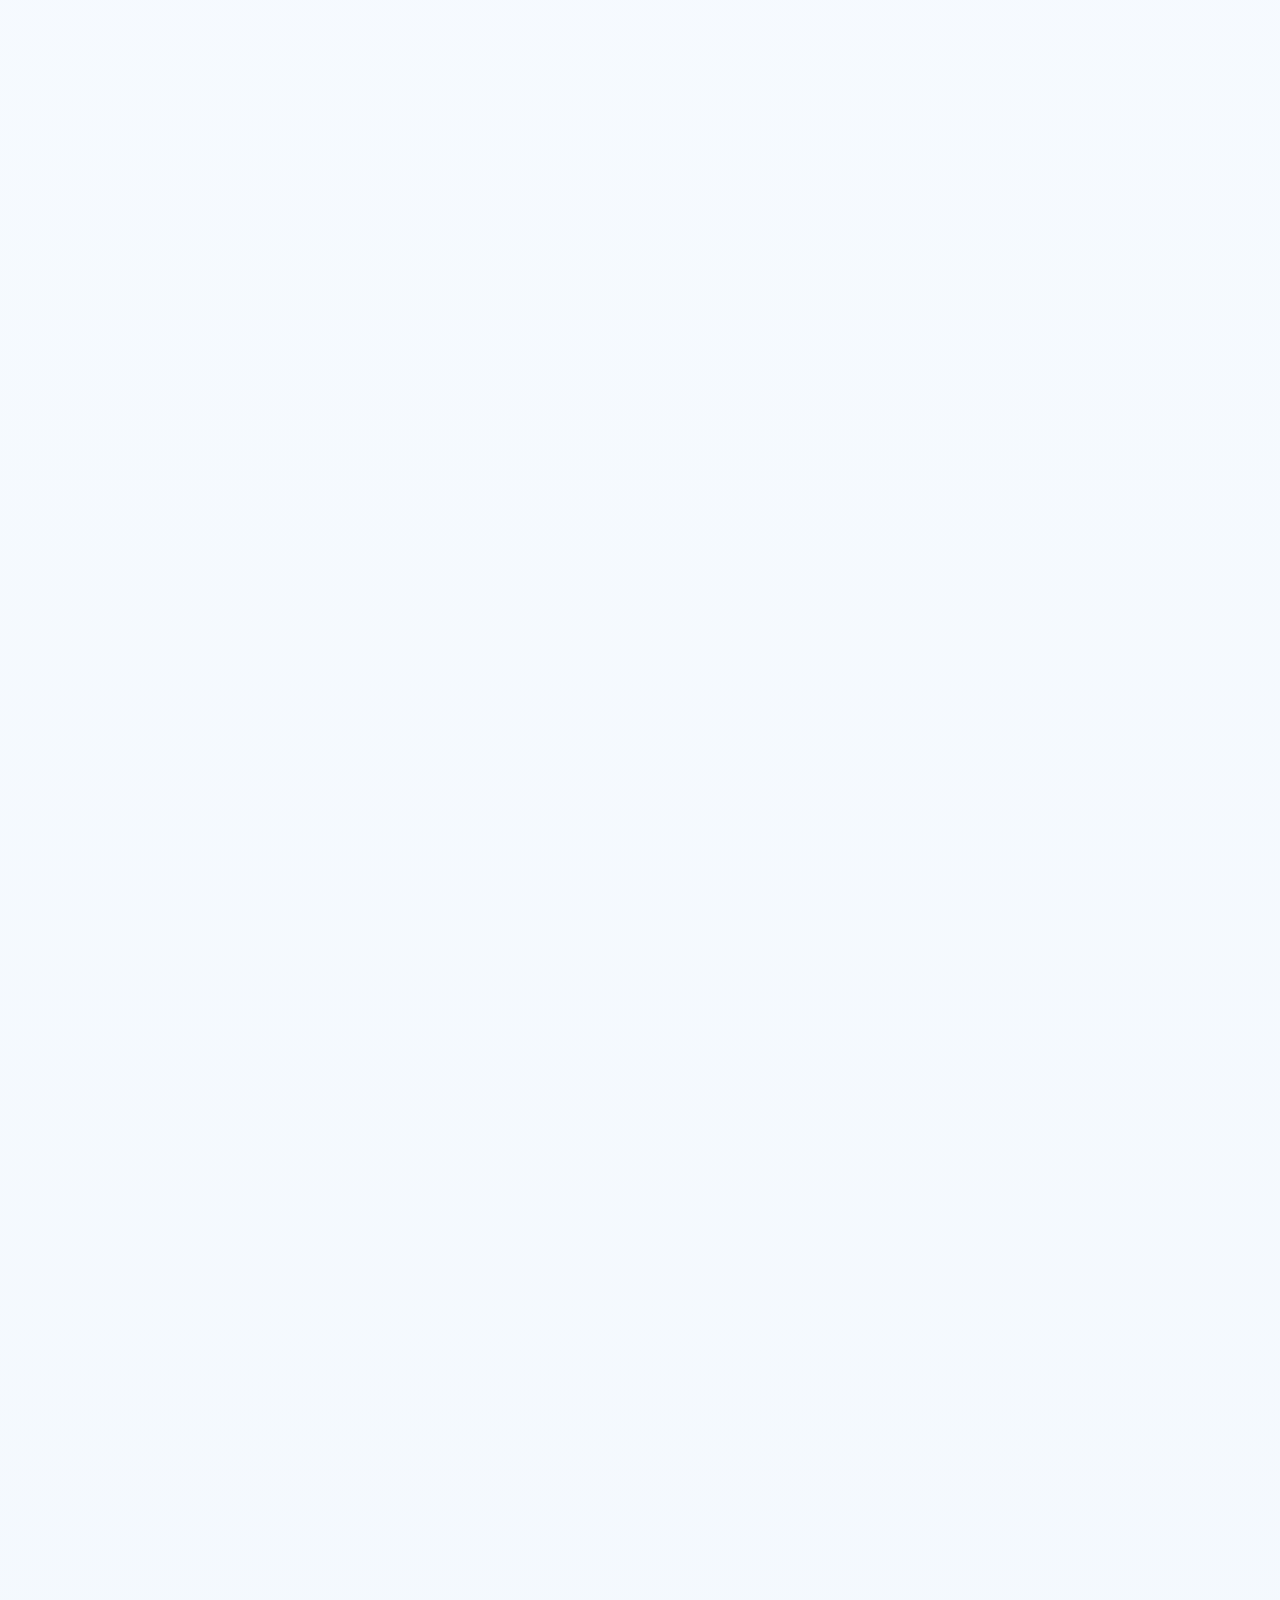
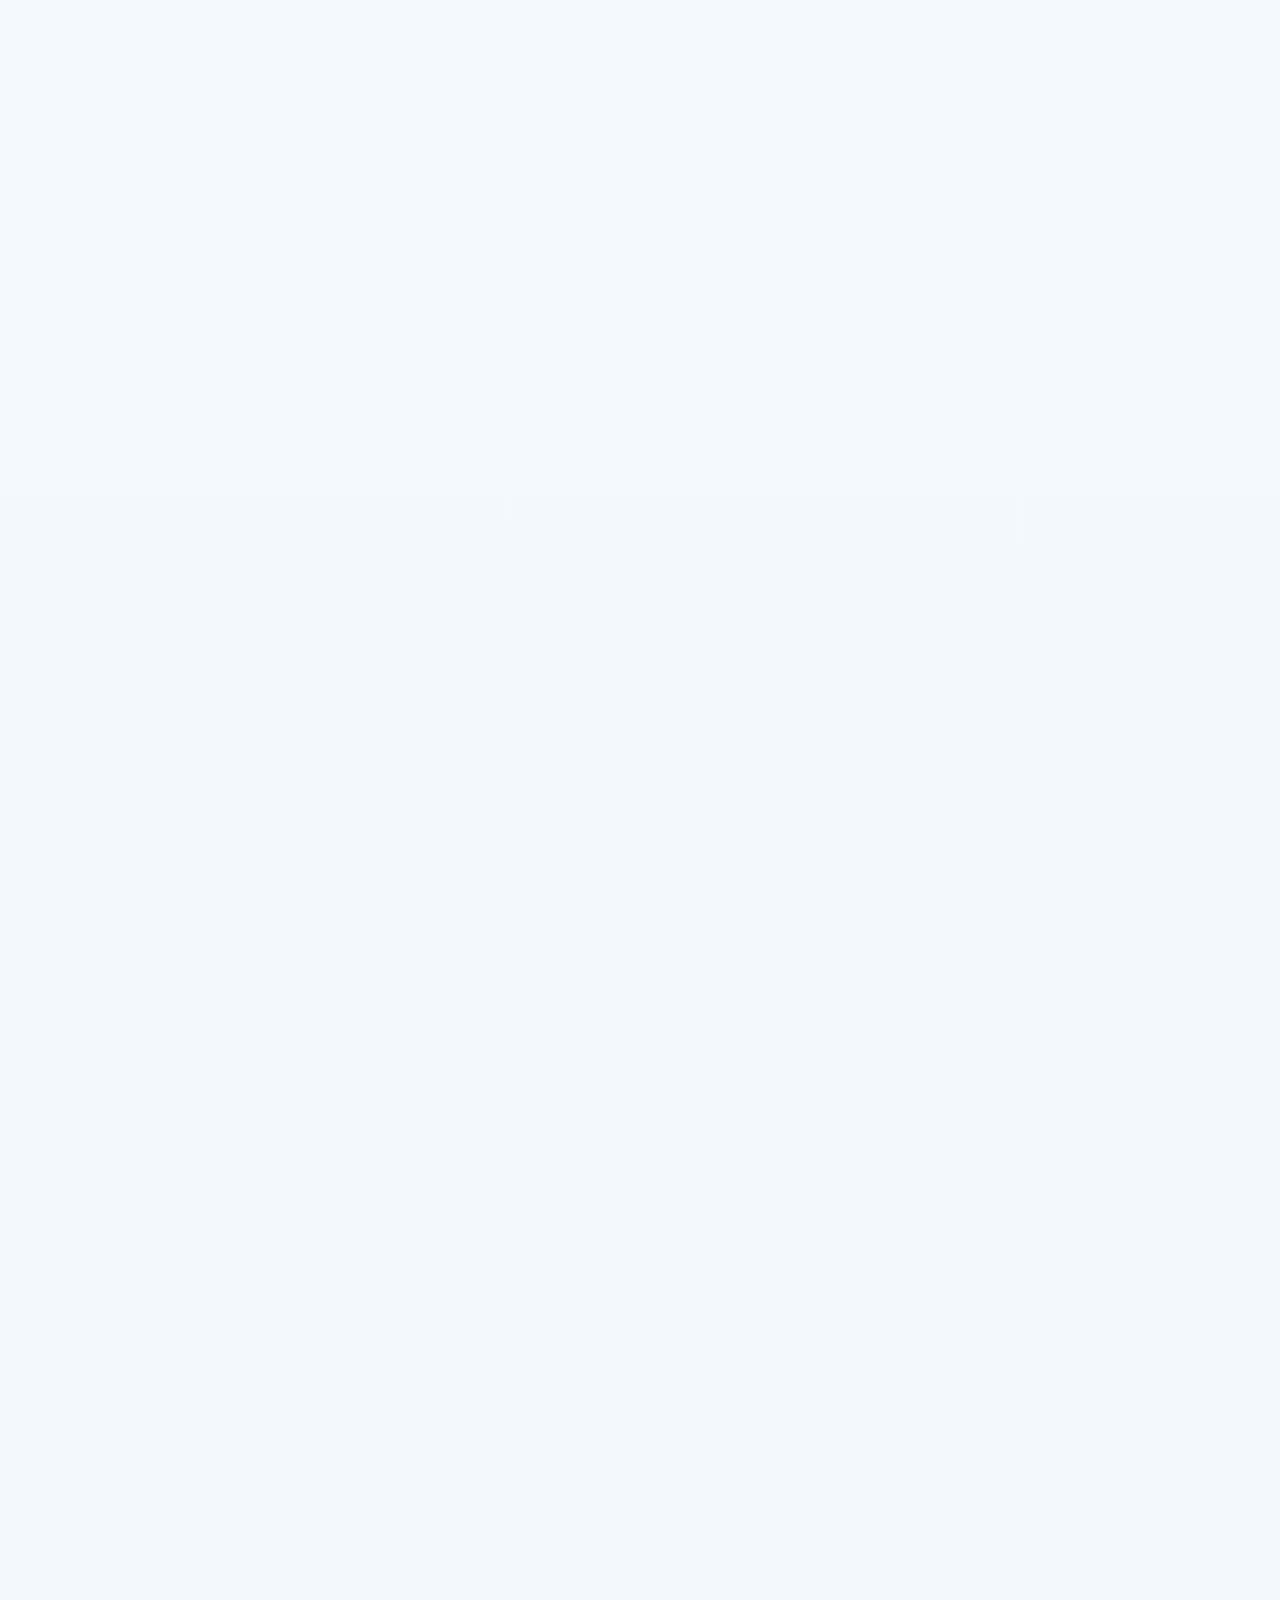
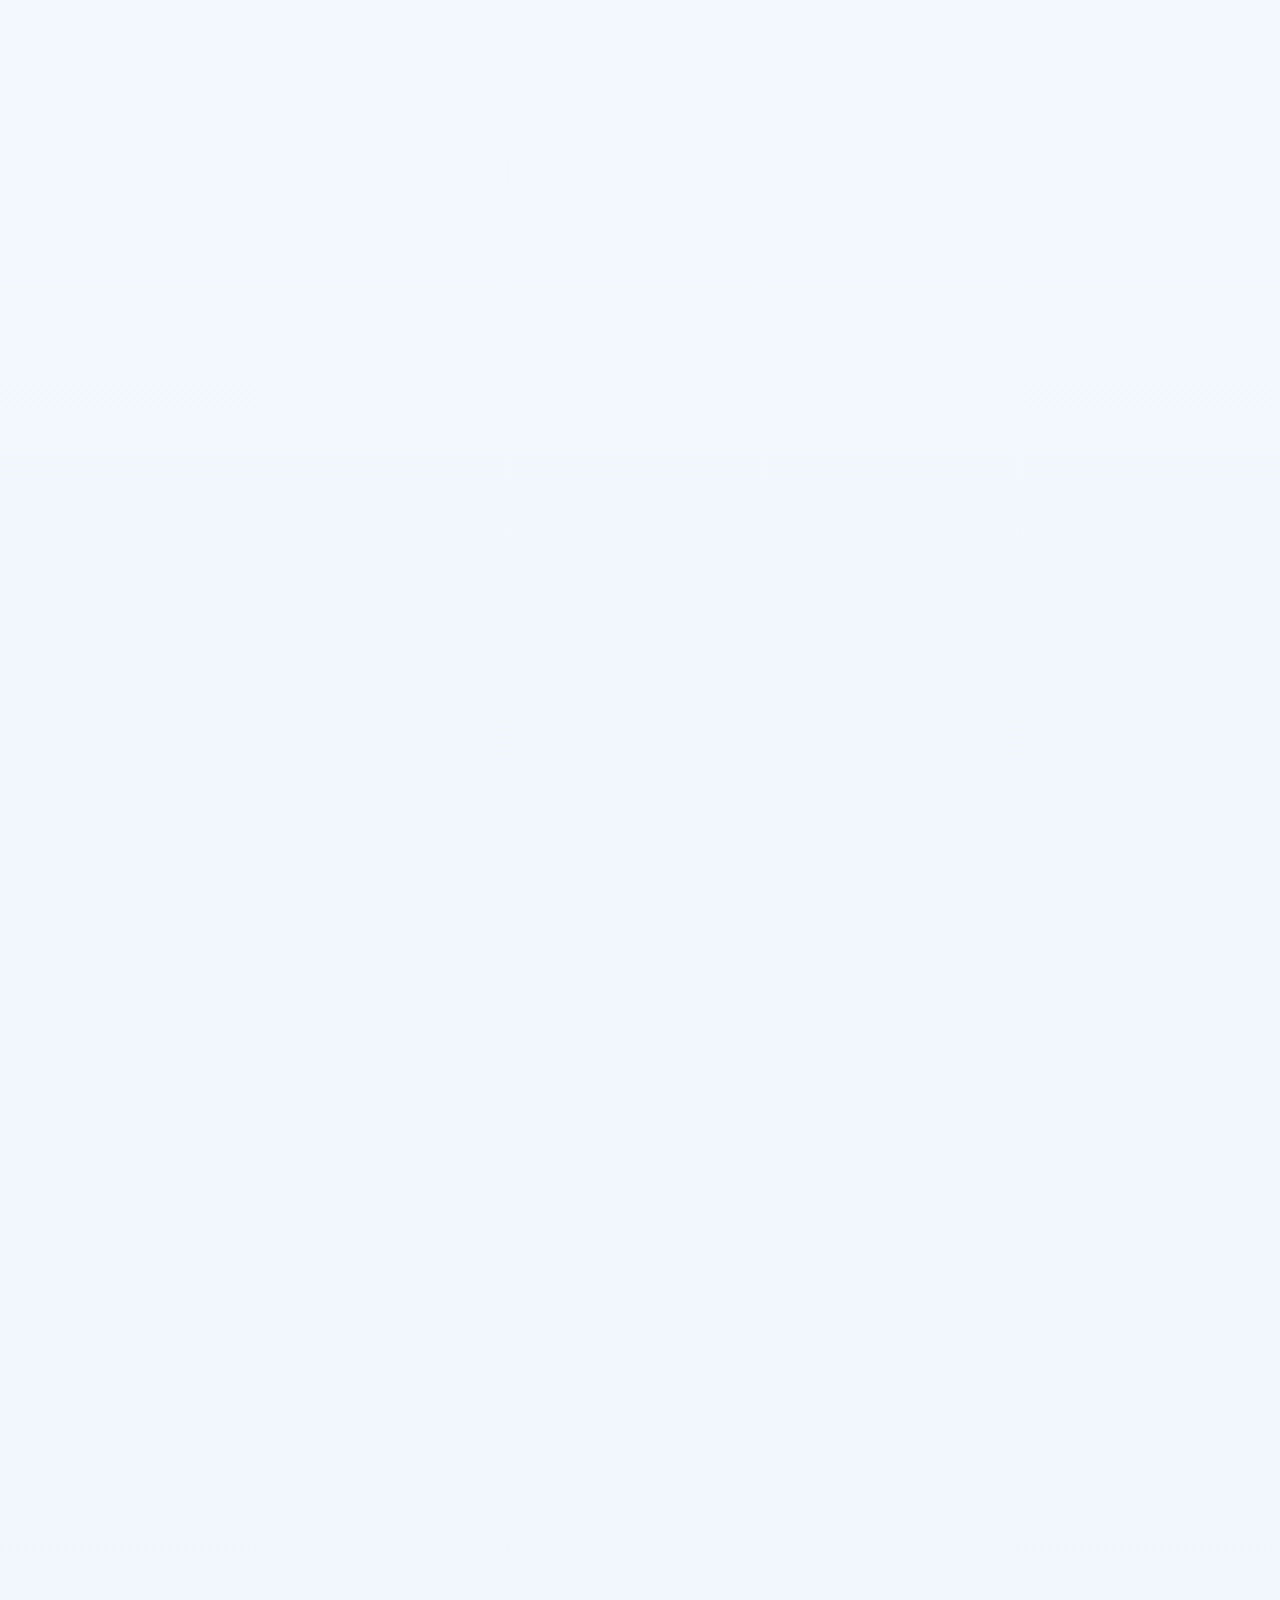
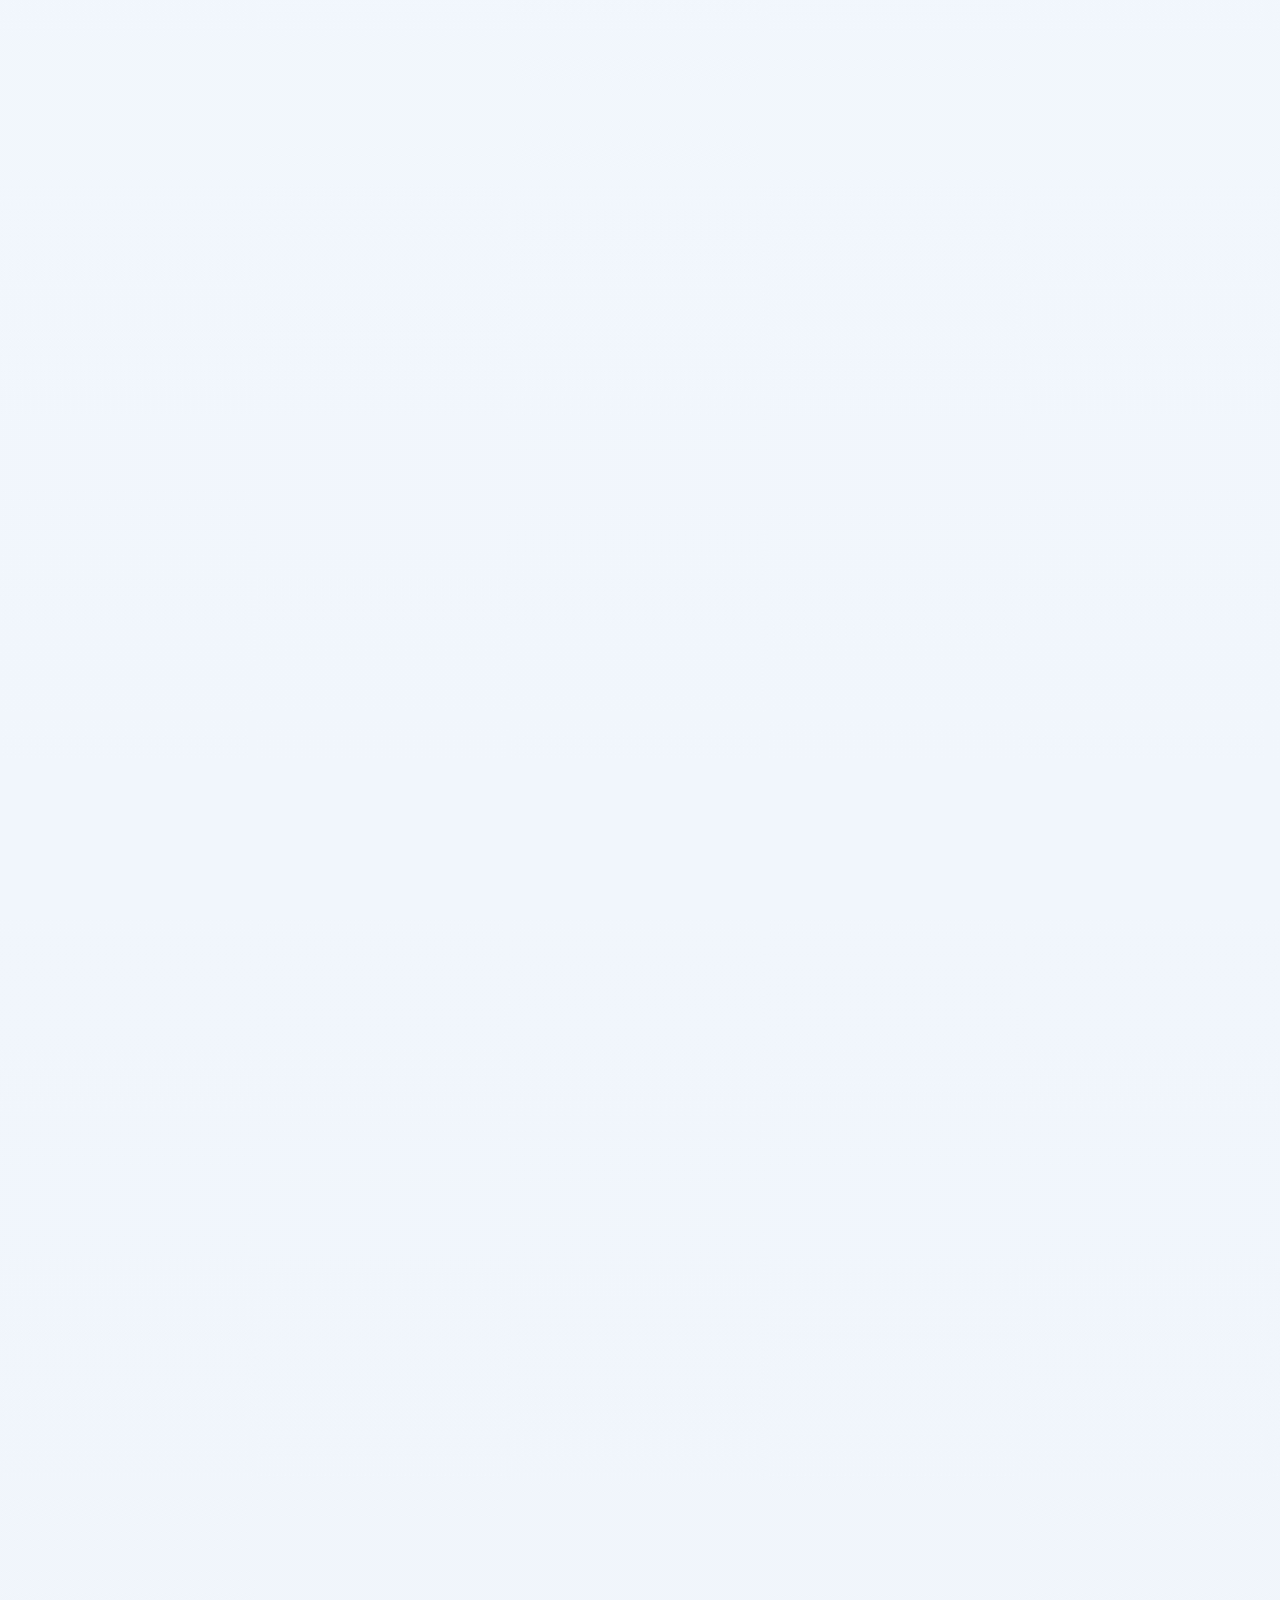
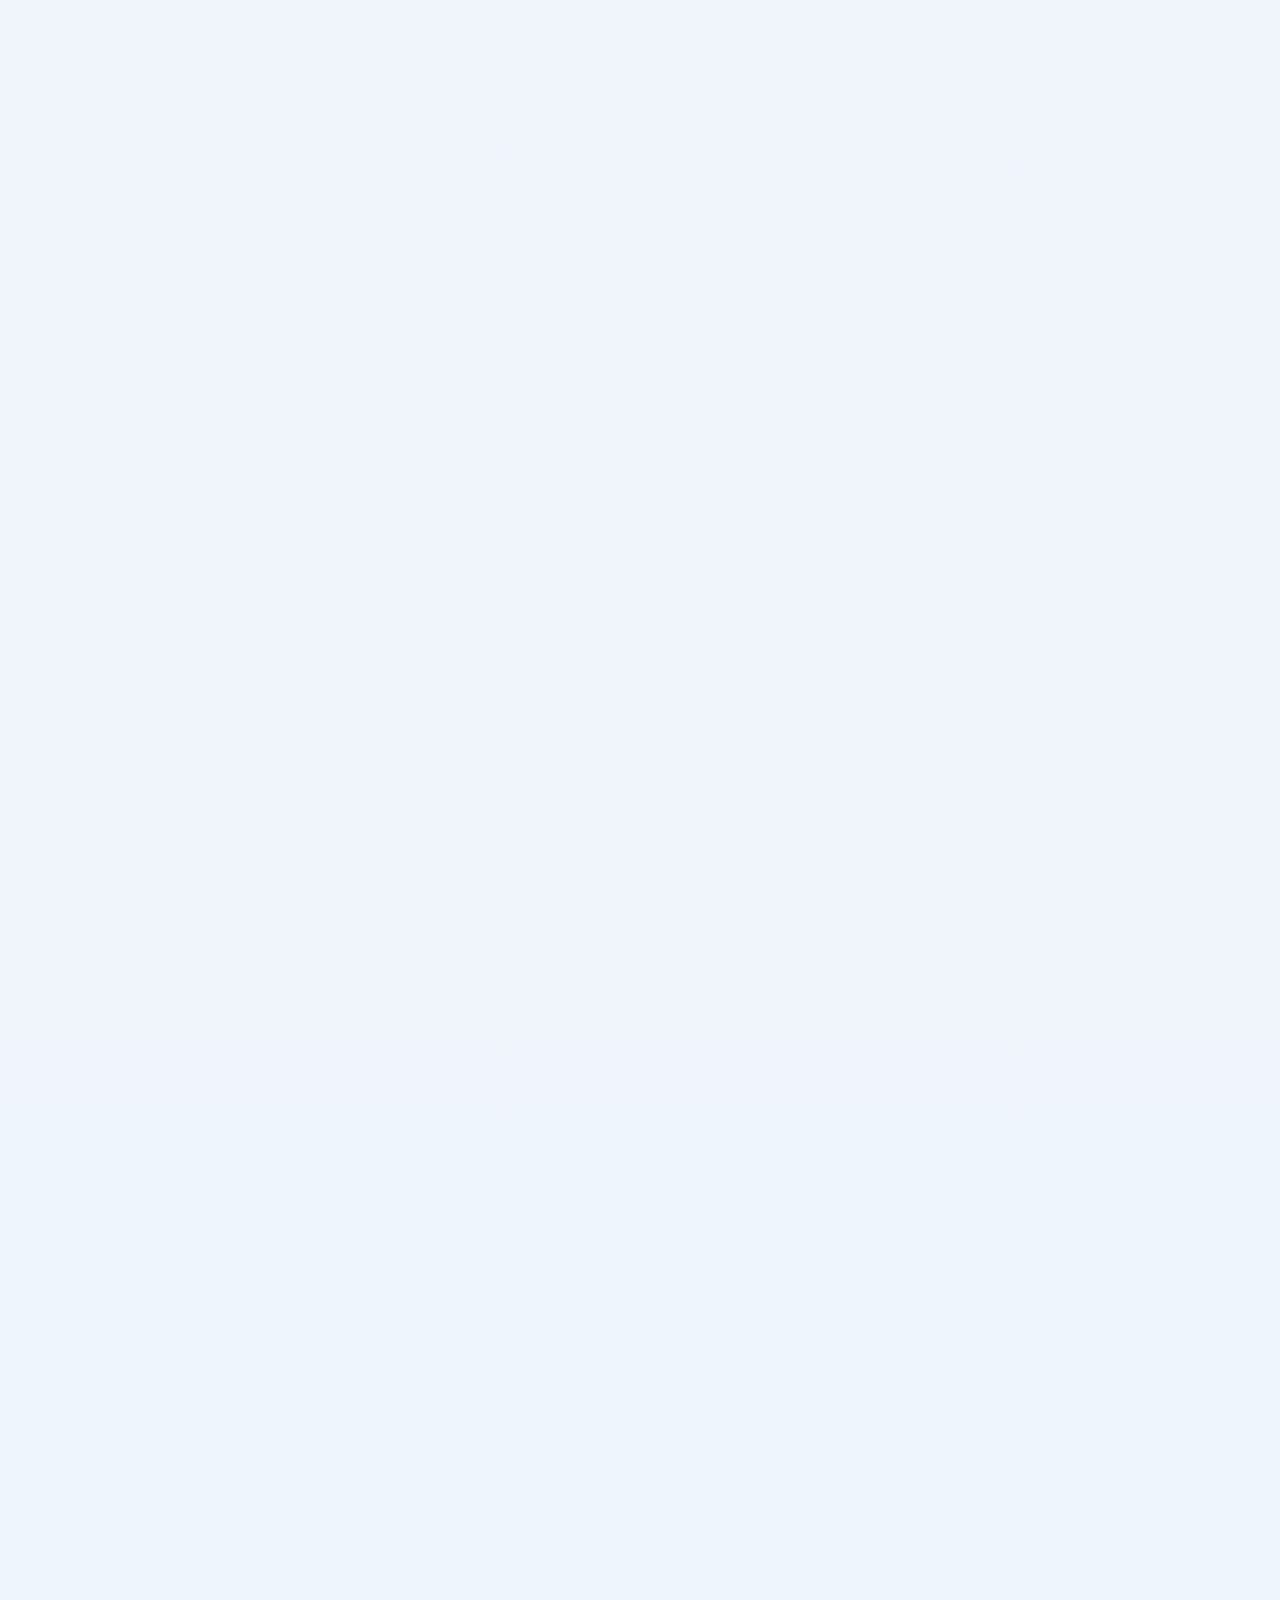
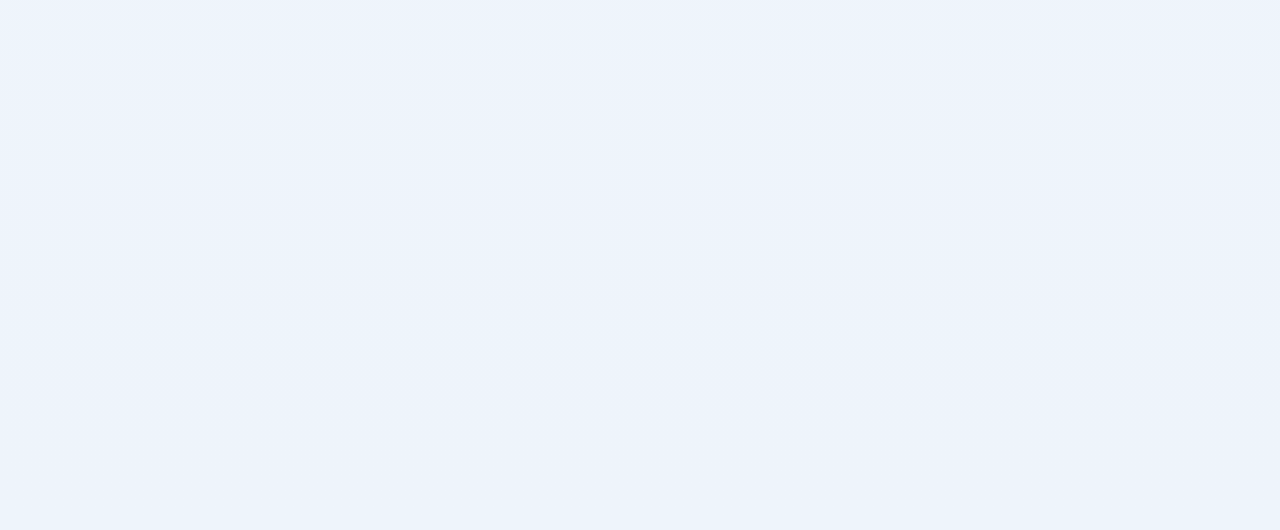
<file: r8-transplant.html>
<!DOCTYPE html>
<html lang="ja">
<head>
  <meta charset="UTF-8">
  <meta name="viewport" content="width=device-width, initial-scale=1.0">
  <title>令和8年度 苗植え・バイオ炭散布レポート | 新南万博</title>
  <link rel="stylesheet" href="assets/site.css">
  <script defer src="assets/site-auth.js"></script>
</head>
<body class="theme-r8 auth-pending">
  <div class="site-shell">
    <header class="topbar">
      <div class="wrap topbar-inner">
        <a class="brand" href="index.html">新南万博</a>
        <nav class="year-tabs" aria-label="年度別ページ">
          <a class="tab" href="index.html">トップ</a>
          <a class="tab" href="story.html">背景・ストーリー</a>
          <a class="tab" href="r7.html">令和7年度</a>
          <a class="tab" href="r8.html">令和8年度</a>
        </nav>
      </div>
    </header>

    <main>
      <section class="page-hero">
        <div class="wrap">
          <div class="page-hero-copy">
            <p class="kicker">August 12 / 2026</p>
            <h1>大豆の苗植え・<br>バイオ炭散布レポート</h1>
            <p class="lead">
              新湊南部中学校1年生の代表生徒が、市内西高木の実験ほ場で大豆の苗植えとバイオ炭の散布を体験しました。
              作物を育てるだけでなく、農業と地球温暖化対策、地域資源循環のつながりを実践から学んだ活動です。
            </p>
            <ul class="tag-row">
              <li>大豆苗</li>
              <li>バイオ炭</li>
              <li>脱炭素農業</li>
              <li>地域資源循環</li>
            </ul>
          </div>
        </div>
      </section>

      <section class="section section-tight">
        <div class="wrap report-nav">
          <a class="subtab" href="r8-kickoff.html">5月29日 キックオフ</a>
          <a class="subtab" href="r8-seeding.html">6月30日 種まき</a>
          <a class="subtab is-active" href="r8-transplant.html">8月12日 苗植え・バイオ炭</a>
          <a class="subtab" href="r8-harvest.html">9月28日 枝豆収穫・配布</a>
          <a class="subtab" href="r8-lecture.html">10月8日 特別講演会</a>
          <a class="subtab" href="r8-soybean-harvest.html">11月6日 大豆収穫</a>
          <a class="subtab" href="r8.html">令和8年度トップへ戻る</a>
        </div>
      </section>

      <section class="section">
        <div class="wrap content-grid">
          <article class="panel">
            <h3>当日の実践内容</h3>
            <ul class="point-list">
              <li>約100平方メートルの畑に、大豆の苗約120本を定植</li>
              <li>未利用木材から作られたバイオ炭約13kgを、植えた苗の周囲へ散布</li>
              <li>バイオ炭の特徴や、農業における活用方法について学習</li>
              <li>土に触れながら、作物の生育と環境への配慮を両立する農業を体験</li>
            </ul>
          </article>

          <article class="panel">
            <h3>体験から広がった学び</h3>
            <ul class="point-list">
              <li>植物由来の炭素を土壌に長く固定し、地球温暖化対策につなげる考え方</li>
              <li>保水性や通気性の向上など、バイオ炭に期待される土づくりへの効果</li>
              <li>未利用木材を農地へ還元する、地域資源循環の仕組み</li>
              <li>環境価値をカーボンクレジットとして地域へ還元する可能性</li>
            </ul>
          </article>
        </div>
      </section>

      <section class="section">
        <div class="wrap">
          <div class="message-band">
            <p class="message-label">Local Circular Model</p>
            <h2>地域の未利用資源を、未来の農業へ。</h2>
            <p>
              未利用木材からバイオ炭をつくり、農地へ散布して炭素を土壌に固定する。
              その環境価値を地域へ還元する一連の流れを、実際の農作業を通して学びました。
            </p>
          </div>
        </div>
      </section>

      <section class="section kickoff-report">
        <div class="wrap section-head">
          <div>
            <p class="kicker">Activity Photos</p>
            <h2>苗植えとバイオ炭散布の様子</h2>
          </div>
        </div>

        <div class="full-visual-stack">
          <article class="full-visual-card">
            <figure>
              <img src="assets/images/r8-transplant-photo-01.jpg" alt="畑でバイオ炭を紹介する参加者と生徒たち">
            </figure>
            <div class="media-copy">
              <h3>バイオ炭を知る</h3>
              <p>畑へ散布するバイオ炭を手に取り、土づくりと炭素固定の仕組みを学びました。</p>
            </div>
          </article>

          <article class="full-visual-card">
            <figure>
              <img src="assets/images/r8-transplant-photo-02.jpg" alt="植え付ける大豆の苗を持つ生徒">
            </figure>
            <div class="media-copy">
              <h3>大豆の苗を畑へ</h3>
              <p>元気に育つことを願いながら、苗の根や茎を傷めないよう一つずつ扱いました。</p>
            </div>
          </article>

          <article class="full-visual-card">
            <figure>
              <img src="assets/images/r8-transplant-photo-03.jpg" alt="大豆の苗を土へ植える生徒">
            </figure>
            <div class="media-copy">
              <h3>丁寧に定植</h3>
              <p>植える位置や深さを確かめ、苗が安定するよう周囲の土を整えました。</p>
            </div>
          </article>

          <article class="full-visual-card">
            <figure>
              <img src="assets/images/r8-transplant-photo-04.jpg" alt="植え付け後の大豆苗とバイオ炭が並ぶ畝">
            </figure>
            <div class="media-copy">
              <h3>苗とバイオ炭が並ぶ畝</h3>
              <p>植え付けた苗の周囲へバイオ炭を施し、生育を見守る畑の準備が整いました。</p>
            </div>
          </article>
        </div>

        <div class="wrap section-head section-head-spaced">
          <div>
            <p class="kicker">More Photos</p>
            <h2>当日の写真・動画をもっと見る</h2>
            <p class="section-text">8月12日の活動記録は、共有Googleドライブでもご覧いただけます。</p>
            <a
              class="archive-link"
              href="https://drive.google.com/drive/folders/1BGgpR6LG5wJOWGWRgZ-7sa9v2KAt5c5a?usp=drive_link"
              target="_blank"
              rel="noopener noreferrer"
            >Googleドライブで見る</a>
          </div>
        </div>

        <div class="wrap section-head section-head-spaced">
          <div>
            <p class="kicker">Media Coverage</p>
            <h2>新聞掲載</h2>
          </div>
        </div>

        <div class="full-visual-stack">
          <article class="full-visual-card full-visual-card-article">
            <figure>
              <a href="assets/images/r8-transplant-news-01-nogyo.jpg" target="_blank" rel="noopener noreferrer">
                <img src="assets/images/r8-transplant-news-01-nogyo.jpg" alt="バイオ炭で大豆作りと報じた日本農業新聞の記事">
              </a>
            </figure>
            <div class="media-copy">
              <h3>日本農業新聞</h3>
              <p>バイオ炭を活用した大豆の定植と散布体験が紹介されました。画像を押すと拡大表示できます。</p>
            </div>
          </article>

          <article class="full-visual-card full-visual-card-article">
            <figure>
              <a href="assets/images/r8-transplant-news-02-toyama.jpg" target="_blank" rel="noopener noreferrer">
                <img src="assets/images/r8-transplant-news-02-toyama.jpg" alt="脱炭素農業で大豆作りと報じた富山新聞の記事">
              </a>
            </figure>
            <div class="media-copy">
              <h3>富山新聞</h3>
              <p>バイオ炭への理解を深め、環境に配慮した大豆作りへ挑む様子が紹介されました。画像を押すと拡大表示できます。</p>
            </div>
          </article>

          <article class="full-visual-card full-visual-card-article">
            <figure>
              <a href="assets/images/r8-transplant-news-03-kitanippon.jpg" target="_blank" rel="noopener noreferrer">
                <img src="assets/images/r8-transplant-news-03-kitanippon.jpg" alt="バイオ炭をまき温暖化対策を学ぶ様子を報じた北日本新聞の記事">
              </a>
            </figure>
            <div class="media-copy">
              <h3>北日本新聞</h3>
              <p>苗植えとバイオ炭散布を通して、温暖化対策を学ぶ活動が紹介されました。画像を押すと拡大表示できます。</p>
            </div>
          </article>
        </div>
      </section>
    </main>

    <footer class="site-footer">
      <div class="wrap">令和8年度 大豆の苗植え・バイオ炭散布活動レポートです。</div>
    </footer>
  </div>
</body>
</html>
</file>
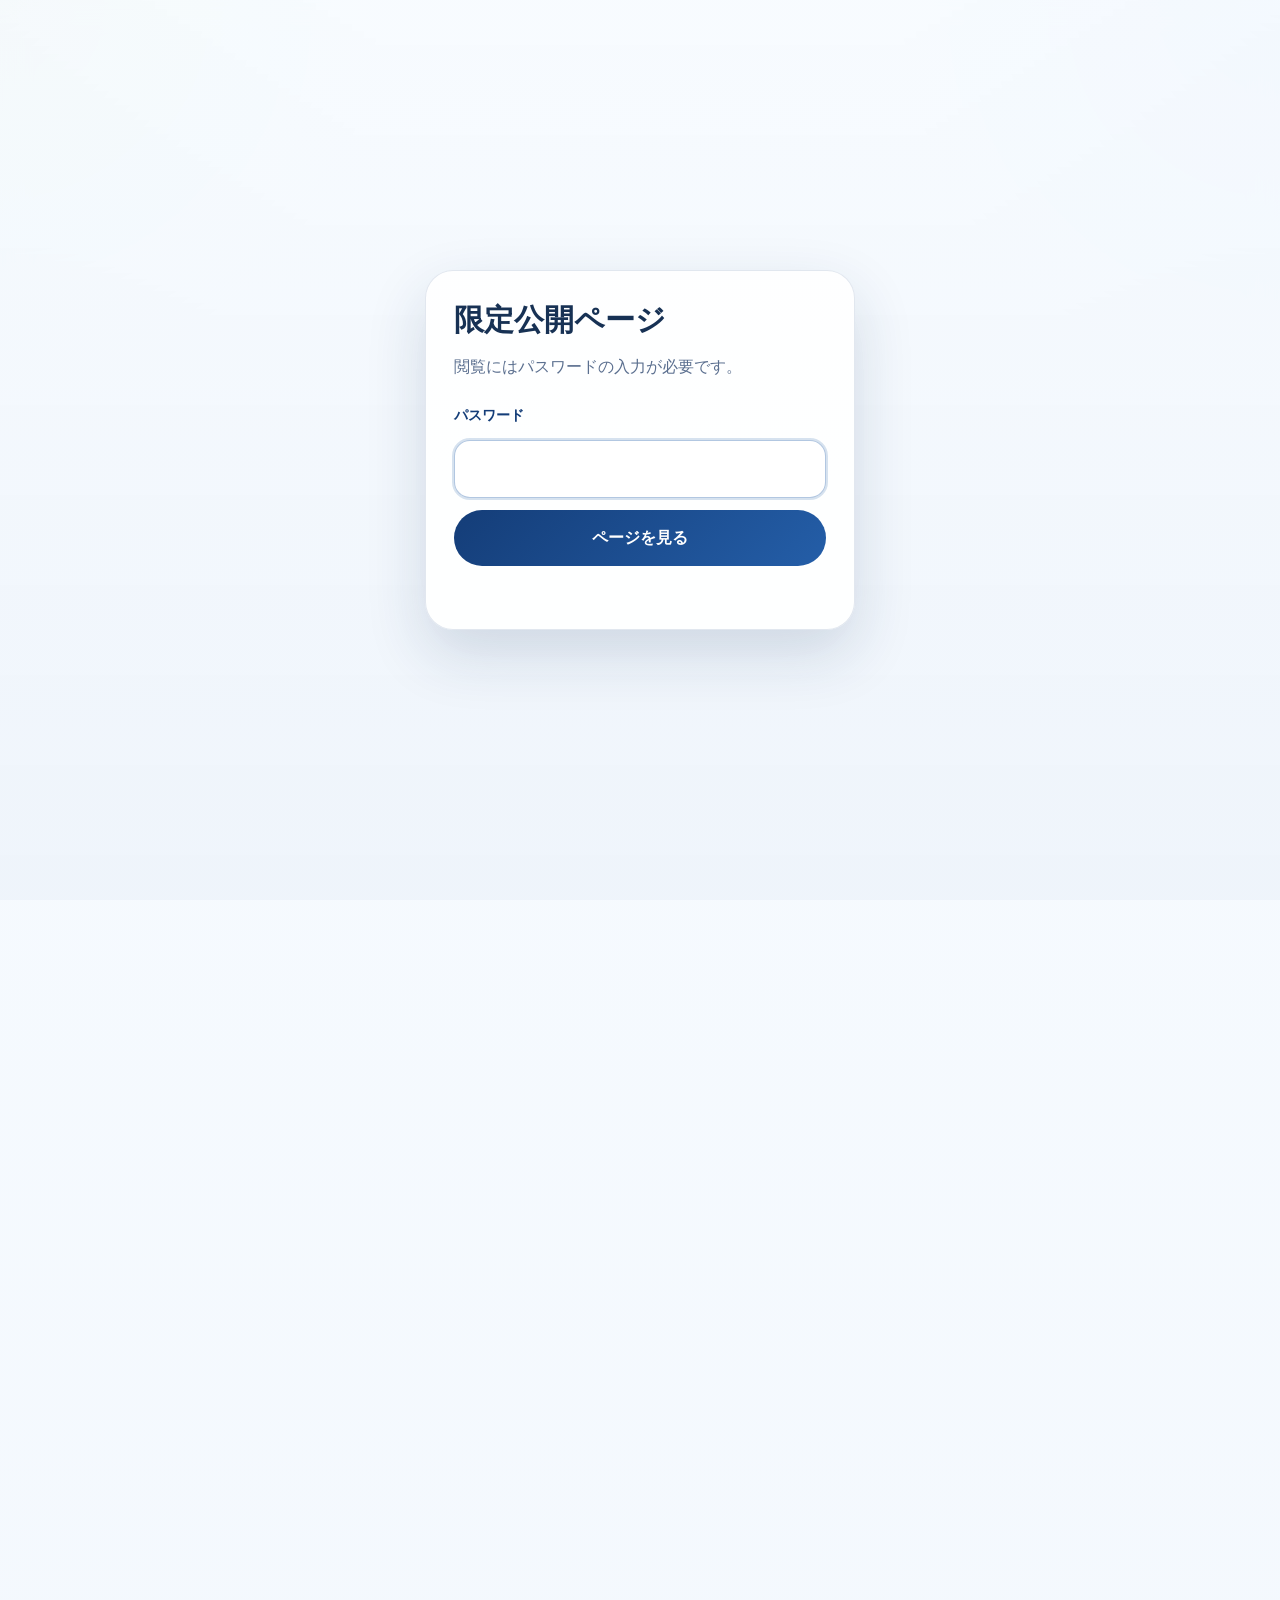
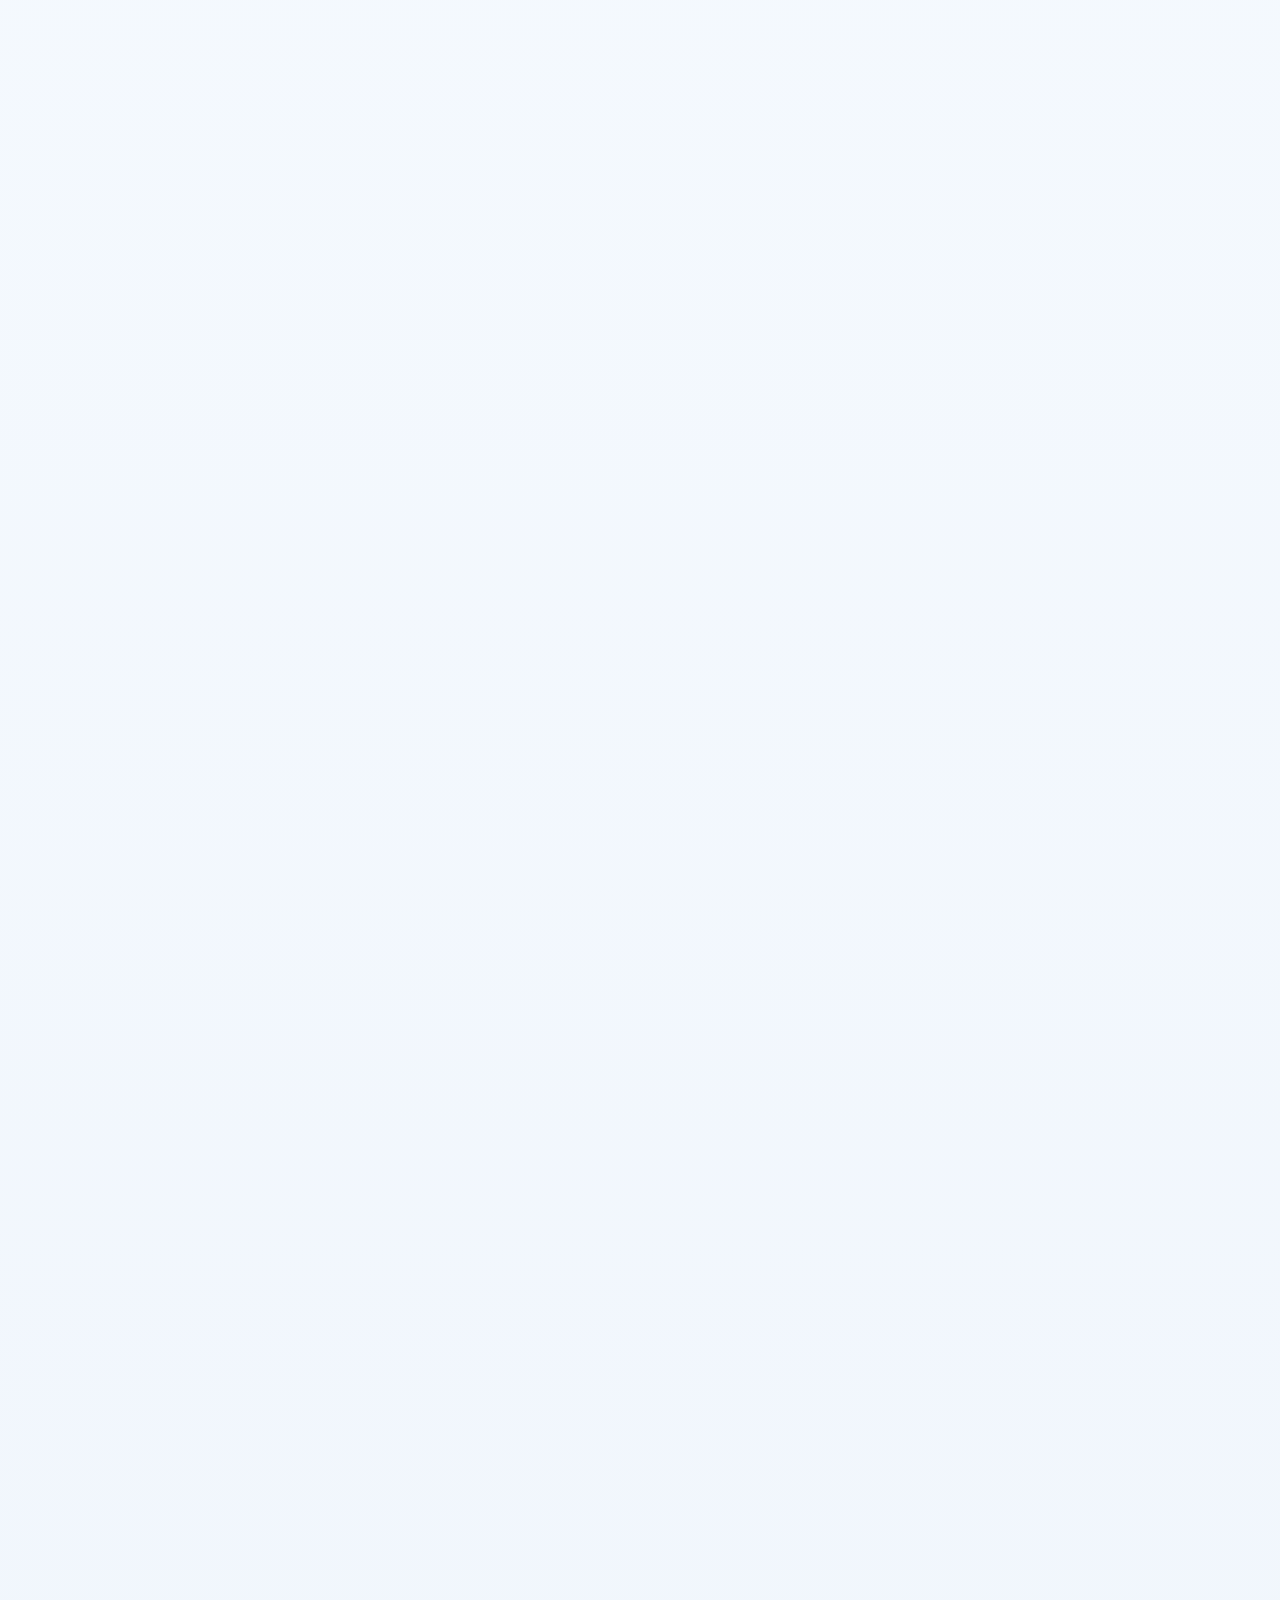
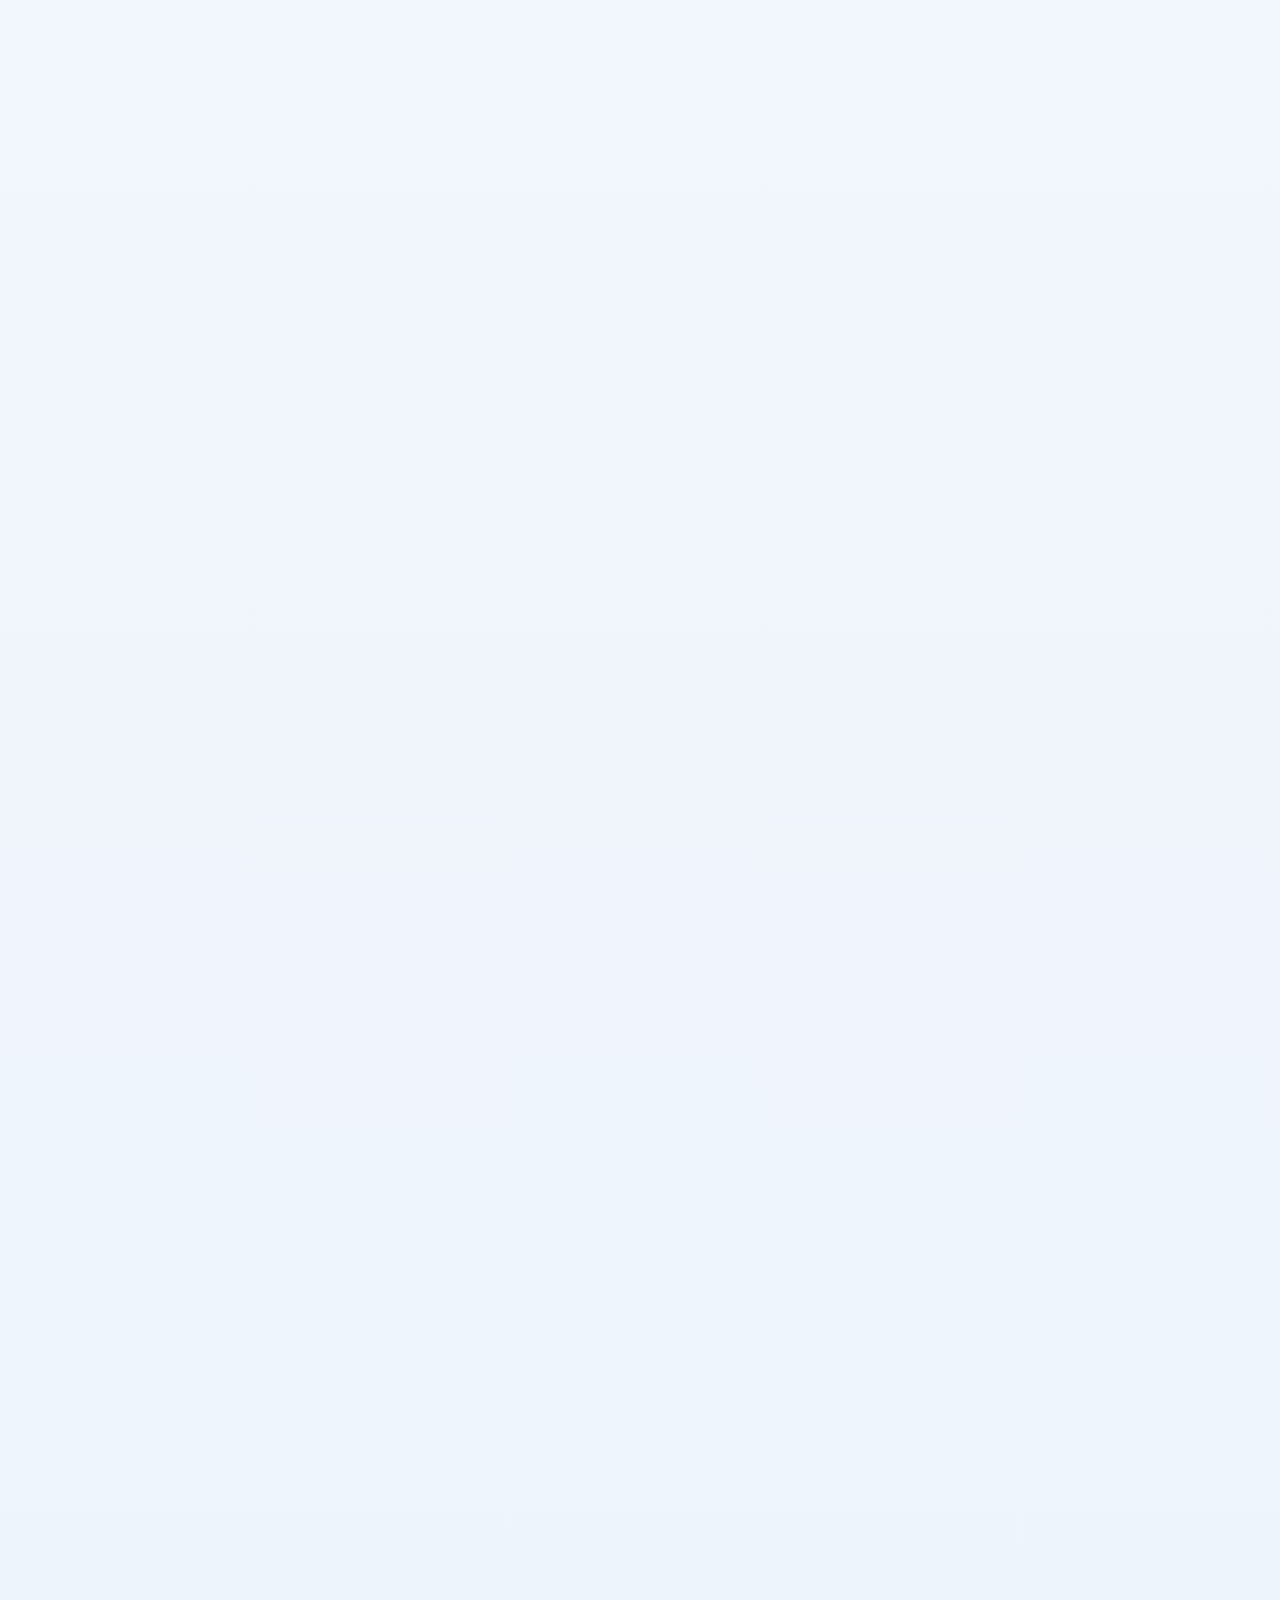
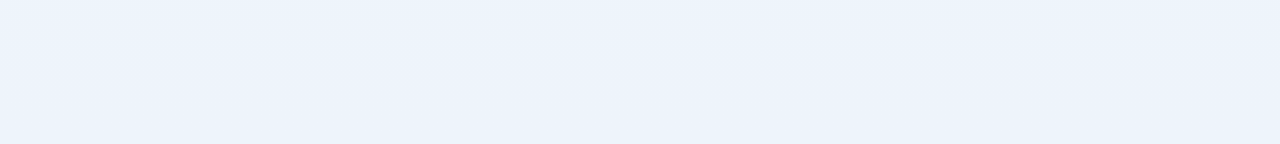
<file: r8.html>
<!DOCTYPE html>
<html lang="ja">
<head>
  <meta charset="UTF-8">
  <meta name="viewport" content="width=device-width, initial-scale=1.0">
  <title>令和8年度 | 大豆プロジェクト | 新南万博</title>
  <link rel="stylesheet" href="assets/site.css">
  <script defer src="assets/site-auth.js"></script>
</head>
<body class="theme-r8 auth-pending">
  <div class="site-shell">
    <header class="topbar">
      <div class="wrap topbar-inner">
        <a class="brand" href="index.html">新南万博</a>
        <nav class="year-tabs" aria-label="年度別ページ">
          <a class="tab" href="index.html">トップ</a>
          <a class="tab" href="story.html">背景・ストーリー</a>
          <a class="tab" href="r7.html">令和7年度</a>
          <a class="tab is-active" href="r8.html">令和8年度</a>
        </nav>
      </div>
    </header>

    <main>
      <section class="page-hero">
        <div class="wrap">
          <figure class="hero-image-card">
            <img src="assets/images/hero-main.png" alt="令和8年度の新南万博紹介ビジュアル">
          </figure>
        </div>
      </section>

      <section class="section section-tight">
        <div class="wrap">
          <div class="page-hero-copy">
            <p class="kicker">Reiwa 8 / 2026</p>
            <h1>AI活用型・地域連携型の<br>大豆プロジェクト</h1>
            <p class="lead">
              新湊南部中学校1年生65名が、地域農家や支援機関と連携し、
              大豆の栽培から収穫、商品開発、販売までを一気通貫で学ぶ探究学習です。
              令和8年度ページでは、年間の流れと、活動ごとの詳細レポートを分けて掲載しています。
            </p>
            <ul class="tag-row">
              <li>大豆栽培</li>
              <li>AI収量予測</li>
              <li>商品開発</li>
              <li>地域連携</li>
            </ul>
          </div>
        </div>
      </section>

      <section class="section">
        <div class="wrap">
          <div class="section-head">
            <div>
              <p class="kicker">Story</p>
              <h2>大豆を育てる体験を、地域の未来づくりへつなぐ。</h2>
              <p class="section-text">
                この年度は、単なる農作業体験ではなく、AIを活用した収量予測や地域消費、
                商品開発まで含めた長い学びの流れが設計されています。
                教室と圃場、地域の売り場がひとつの学びの場として接続されていることが特徴です。
              </p>
            </div>
          </div>

          <div class="content-grid">
            <article class="panel">
              <h3>取り組みの流れ</h3>
              <div class="timeline">
                <div class="timeline-item">
                  <strong>1. 5月29日 キックオフ</strong>
                  <p>大豆プロジェクトの全体像、地域とのつながり、AI活用の可能性を共有し、年間の学びが始動。</p>
                </div>
                <div class="timeline-item">
                  <strong>2. 6月30日 種まき</strong>
                  <p>実験ほ場で、富山ブラック枝豆「たんくろう」と大豆「オオツル」の種をまき、実践が本格的にスタート。</p>
                </div>
                <div class="timeline-item">
                  <strong>3. 8月12日 苗植え・バイオ炭散布</strong>
                  <p>大豆の苗を定植し、未利用木材から作られたバイオ炭を畑へ散布。農業と脱炭素、地域資源循環のつながりを学ぶ。</p>
                </div>
                <div class="timeline-item">
                  <strong>4. 栽培管理</strong>
                  <p>AIやセンサーを活用し、生育データを見ながら管理する。</p>
                </div>
                <div class="timeline-item">
                  <strong>5. 9月28日 枝豆の収穫・配布</strong>
                  <p>豪雨の中で「たんくろう」を収穫。学校で下処理と袋詰めを行い、メッセージカードとともに近隣の小学校へ届ける。</p>
                </div>
                <div class="timeline-item">
                  <strong>6. 10月8日 特別講演会</strong>
                  <p>栽培管理アプリと実際の栽培データを使い、大豆の生育、土壌や微生物、データ活用型農業について専門家から学ぶ。</p>
                </div>
                <div class="timeline-item">
                  <strong>7. 11月6日 大豆の収穫</strong>
                  <p>大豆「オオツル」を株ごと収穫。学校へ運んで約1週間乾燥させた後、生徒たちが脱穀・選別まで取り組む。</p>
                </div>
                <div class="timeline-item">
                  <strong>8. 加工商品開発</strong>
                  <p>大豆の特性を生かし、地域に届けるオリジナル商品を考える。</p>
                </div>
                <div class="timeline-item">
                  <strong>9. 販売・発信</strong>
                  <p>地域イベントやオンラインも視野に、価値を伝えながら販売・発信する。</p>
                </div>
              </div>
            </article>

            <article class="panel">
              <h3>プロジェクト概要</h3>
              <ul class="point-list">
                <li>中学1年生65名が、AIを活用しながら大豆の栽培から商品開発、販売、発信までを実践する</li>
                <li>教育・農業・地域をつなぐ、地域連携型の探究学習として設計されている</li>
                <li>単発の農業体験ではなく、地域の課題解決と人材育成を両立するモデルを目指す</li>
              </ul>
            </article>
          </div>
        </div>
      </section>

      <section class="section">
        <div class="wrap">
          <div class="section-head">
            <div>
              <p class="kicker">Reports</p>
              <h2>活動レポートを別ページで見る</h2>
              <p class="section-text">
                5月29日のキックオフから11月6日の大豆収穫・乾燥・脱穀・選別までを、
                それぞれ独立したレポートページで詳しく紹介しています。
              </p>
            </div>
          </div>

          <div class="report-grid">
            <article class="portal-card portal-r8">
              <p class="card-year">May 29 / 2026</p>
              <h3>キックオフミーティング<br>レポート</h3>
              <p>
                大豆プロジェクトの全体像、ダイズ2.0、AI栽培シミュレーション、
                地域と学びの接続が共有された初回ミーティングの記録です。
              </p>
              <ul class="tag-row">
                <li>キックオフ</li>
                <li>AI活用</li>
                <li>講話</li>
              </ul>
              <a class="button-link" href="r8-kickoff.html">キックオフレポートを見る</a>
            </article>

            <article class="portal-card portal-r8">
              <p class="card-year">June 30 / 2026</p>
              <h3>種まき活動<br>レポート</h3>
              <p>
                富山ブラック枝豆「たんくろう」と大豆「オオツル」の播種、
                畑での実践、収穫や商品化へつながる最初の一歩をまとめた記録です。
              </p>
              <ul class="tag-row">
                <li>たんくろう</li>
                <li>オオツル</li>
                <li>種まき</li>
              </ul>
              <a class="button-link" href="r8-seeding.html">種まきレポートを見る</a>
            </article>

            <article class="portal-card portal-r8">
              <p class="card-year">August 12 / 2026</p>
              <h3>苗植え・バイオ炭散布<br>レポート</h3>
              <p>
                大豆の苗を畑へ植え、バイオ炭を散布。農業と地球温暖化対策、
                地域資源循環のつながりを実践から学んだ活動の記録です。
              </p>
              <ul class="tag-row">
                <li>大豆苗</li>
                <li>バイオ炭</li>
                <li>脱炭素農業</li>
              </ul>
              <a class="button-link" href="r8-transplant.html">苗植えレポートを見る</a>
            </article>

            <article class="portal-card portal-r8">
              <p class="card-year">September 28 / 2026</p>
              <h3>枝豆の収穫・配布<br>レポート</h3>
              <p>
                豪雨の中で収穫した富山ブラック枝豆「たんくろう」を学校で下処理し、
                オリジナル袋とメッセージカードで地域の小学校へ届けた活動の記録です。
              </p>
              <ul class="tag-row">
                <li>枝豆収穫</li>
                <li>袋詰め</li>
                <li>小学校へ配布</li>
              </ul>
              <a class="button-link" href="r8-harvest.html">収穫・配布レポートを見る</a>
            </article>

            <article class="portal-card portal-r8">
              <p class="card-year">October 8 / 2026</p>
              <h3>大豆の成長をデータで読み解く<br>特別講演会レポート</h3>
              <p>
                自分たちが育ててきた大豆を栽培データで振り返り、
                土壌・微生物・アグリテックと持続可能な農業のつながりを学んだ講演会の記録です。
              </p>
              <ul class="tag-row">
                <li>栽培データ</li>
                <li>土壌・微生物</li>
                <li>アグリテック</li>
              </ul>
              <a class="button-link" href="r8-lecture.html">特別講演会レポートを見る</a>
            </article>

            <article class="portal-card portal-r8">
              <p class="card-year">November 6 / 2026</p>
              <h3>大豆の収穫・乾燥・脱穀・選別<br>活動レポート</h3>
              <p>
                前日の雨で濡れた大豆を株ごと収穫して学校へ運搬。
                約1週間の乾燥を経て、生徒たちが脱穀と選別まで取り組んだ活動の記録です。
              </p>
              <ul class="tag-row">
                <li>約40kg収穫</li>
                <li>校内乾燥</li>
                <li>脱穀・選別</li>
              </ul>
              <a class="button-link" href="r8-soybean-harvest.html">大豆収穫レポートを見る</a>
            </article>
          </div>
        </div>
      </section>

      <section class="section">
        <div class="wrap">
          <div class="learning-archive">
            <div class="learning-archive-copy">
              <p class="kicker">Student Research</p>
              <h2>65名が調べ、考え、伝える。<br>黒枝豆・大豆の学習レポート</h2>
              <p>
                新湊南部中学校1年生65名が、富山ブラック枝豆「たんくろう」と大豆「オオツル」について一人ひとり調査し、
                Canvaでまとめたレポートです。栽培を始める前に深めた知識や、それぞれの視点から見つけた魅力をご覧いただけます。
              </p>
              <a
                class="archive-link"
                href="https://drive.google.com/drive/folders/1GZ1XilIQubgGDk6CXrxbyT0lfwzWbX1l?usp=drive_link"
                target="_blank"
                rel="noopener noreferrer"
              >Googleドライブでレポートを見る</a>
            </div>
            <div class="learning-archive-facts" aria-label="生徒制作レポートの概要">
              <div>
                <strong>65</strong>
                <span>中学1年生</span>
              </div>
              <div>
                <strong>2</strong>
                <span>調査テーマ</span>
              </div>
              <div>
                <strong>Canva</strong>
                <span>生徒が各自で制作</span>
              </div>
            </div>
          </div>
        </div>
      </section>

      <section class="section">
        <div class="wrap">
          <div class="section-head">
            <div>
              <p class="kicker">Impact</p>
              <h2>社会的・教育的インパクト</h2>
            </div>
          </div>

          <div class="content-grid">
            <article class="panel">
              <h3>教育的インパクト</h3>
              <ul class="point-list">
                <li>探究学習: 課題発見から解決までを主体的に実践する</li>
                <li>食育: 食の大切さと生産の背景を学ぶ</li>
                <li>キャリア教育: 将来の働き方や地域貢献を考える</li>
                <li>デジタル活用: AIやデータ活用スキルを身につける</li>
              </ul>
            </article>

            <article class="panel">
              <h3>地域的インパクト</h3>
              <ul class="point-list">
                <li>地産地消: 地元農産物の価値向上と消費拡大につなげる</li>
                <li>地域農業との連携: 農家、JA、企業などとの協働を深める</li>
                <li>地域経済への波及: 商品化と販売を通じて経済効果を生む</li>
                <li>次世代人材育成: 地域を担う人材の育成につなげる</li>
              </ul>
            </article>
          </div>
        </div>
      </section>
    </main>

    <footer class="site-footer">
      <div class="wrap">
        令和8年度ページでは、大豆プロジェクト全体像と活動別レポートへの導線を掲載しています。
      </div>
    </footer>
  </div>
</body>
</html>
</file>
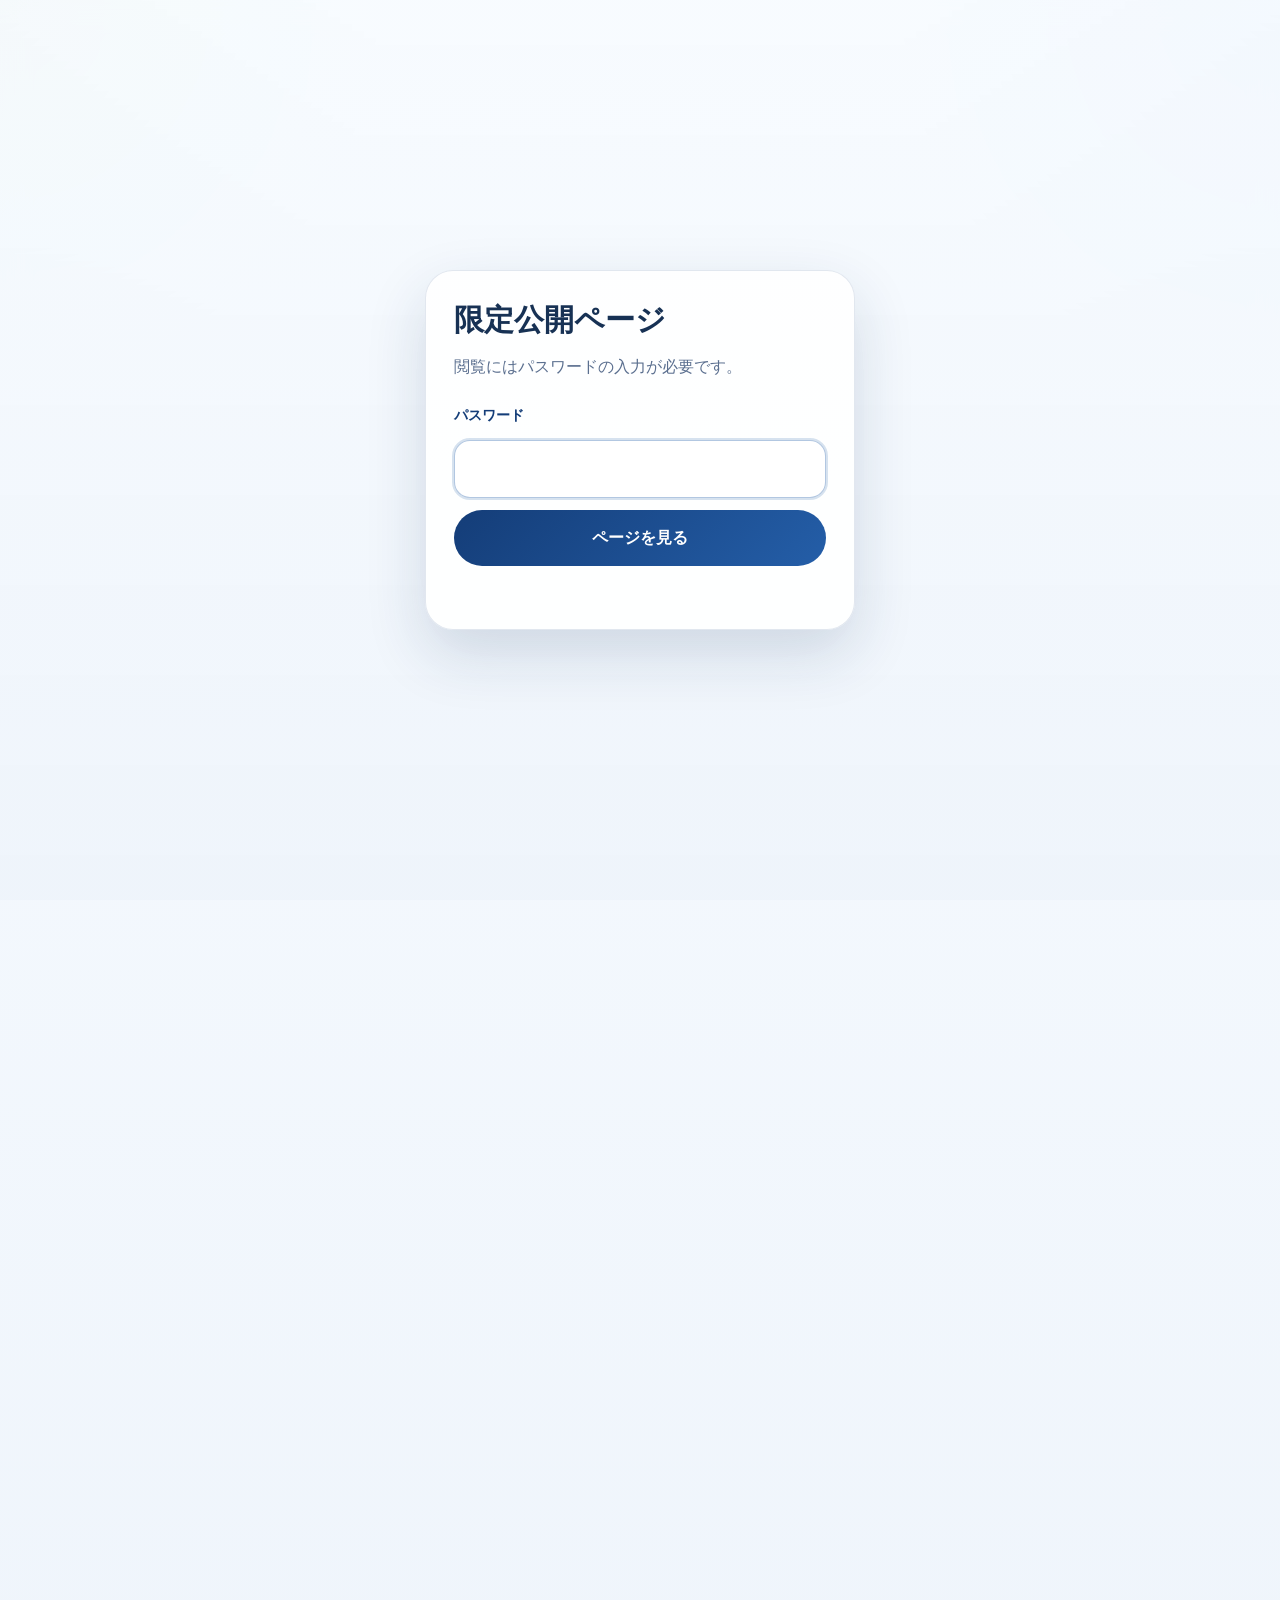
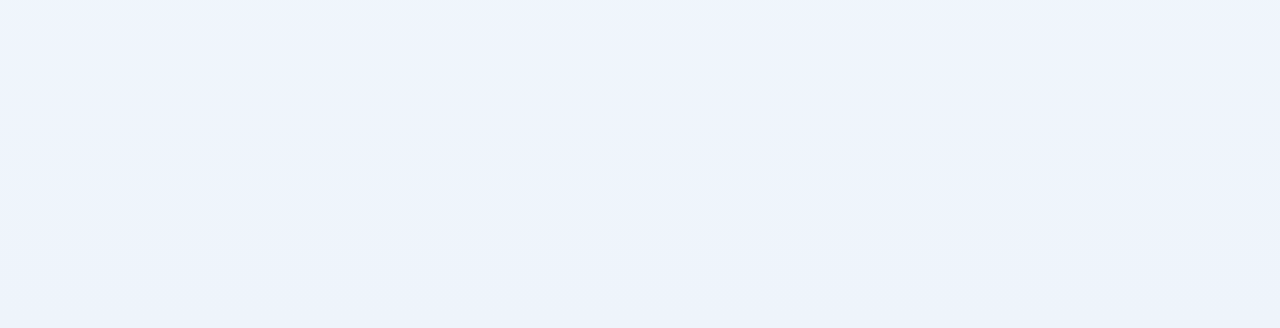
<file: story.html>
<!DOCTYPE html>
<html lang="ja">
<head>
  <meta charset="UTF-8">
  <meta name="viewport" content="width=device-width, initial-scale=1.0">
  <title>背景・ストーリー | 新南万博</title>
  <link rel="stylesheet" href="assets/site.css">
  <script defer src="assets/site-auth.js"></script>
</head>
<body class="theme-story auth-pending">
  <div class="site-shell">
    <header class="topbar">
      <div class="wrap topbar-inner">
        <a class="brand" href="index.html">新南万博</a>
        <nav class="year-tabs" aria-label="年度別ページ">
          <a class="tab" href="index.html">トップ</a>
          <a class="tab is-active" href="story.html">背景・ストーリー</a>
          <a class="tab" href="r7.html">令和7年度</a>
          <a class="tab" href="r8.html">令和8年度</a>
        </nav>
      </div>
    </header>

    <main>
      <section class="page-hero">
        <div class="wrap">
          <div class="page-hero-copy">
            <p class="kicker">Background & Story</p>
            <h1>新南万博は、<br>地域の課題を学びで動かすために始まった。</h1>
            <p class="lead">
              新南万博は、学校の探究学習を教室の中だけで終わらせず、
              地域の仕事や農業の課題とつなぎながら、生徒の学びを社会実装へ広げていくプロジェクトです。
              令和7年度と令和8年度の取り組みは、それぞれ独立しながらも、
              「地域の価値を見つけ直し、次の行動につなげる」という一本の物語でつながっています。
            </p>
            <ul class="tag-row">
              <li>探究学習</li>
              <li>地域連携</li>
              <li>農業課題</li>
              <li>社会実装</li>
            </ul>
          </div>
        </div>
      </section>

      <section class="section">
        <div class="wrap">
          <div class="section-head">
            <div>
              <p class="kicker">Why It Started</p>
              <h2>学校の学びを、地域で動くプロジェクトに変えるため。</h2>
              <p class="section-text">
                新南万博の出発点には、中学生が地域の課題を知るだけでなく、
                自分たちの言葉と行動で関わり、価値を生み出す経験へつなげたいという考えがあります。
                地域企業や農家、売り場、支援機関と連携することで、学びの場を地域全体へ広げています。
              </p>
            </div>
          </div>

          <div class="content-grid">
            <article class="panel">
              <h3>背景にある問い</h3>
              <ul class="point-list">
                <li>地域の産業や農業の課題を、中学生がどう自分ごととして受け止められるか</li>
                <li>探究学習を、調べて終わる活動ではなく、地域に届く実践へ変えられるか</li>
                <li>学校と地域が一緒に育てる学びの形を、射水らしいモデルとして示せるか</li>
              </ul>
            </article>

            <article class="panel">
              <h3>新南万博の役割</h3>
              <ul class="point-list">
                <li>生徒が地域課題の当事者として考えるきっかけをつくる</li>
                <li>農業、流通、広報、販売までをつなぎ、学びを社会に接続する</li>
                <li>単年度で終わらず、次年度の挑戦へ学びを引き継ぐ土台になる</li>
              </ul>
            </article>
          </div>
        </div>
      </section>

      <section class="section">
        <div class="wrap">
          <div class="section-head">
            <div>
              <p class="kicker">Core Value</p>
              <h2>新南万博が大切にしていること</h2>
            </div>
          </div>

          <div class="content-grid">
            <article class="panel">
              <h3>教育の面</h3>
              <ul class="point-list">
                <li>生徒が自分で問いを持ち、自分で考え、仲間と形にしていく</li>
                <li>食育、キャリア教育、デジタル活用を一つの探究に重ねて学べる</li>
                <li>成功も難しさも含めて、地域の現実から学ぶことを大切にする</li>
              </ul>
            </article>

            <article class="panel">
              <h3>地域の面</h3>
              <ul class="point-list">
                <li>地域産業の課題を、新しい価値や物語へ変えて伝えていく</li>
                <li>学校だけでなく、生産者、企業、売り場、支援機関が一緒に動く</li>
                <li>射水市らしい次世代型の地域探究モデルとして積み上げていく</li>
              </ul>
            </article>
          </div>
        </div>
      </section>

      <section class="section">
        <div class="wrap portal-grid">
          <article class="portal-card portal-r7">
            <p class="card-year">Reiwa 7 / 2025</p>
            <h3>キング豆苗の取り組みへ</h3>
            <p>規格外スプラウトの課題発見から、キャラクター制作、商品化、販売体験までの流れを見る。</p>
            <a class="button-link" href="r7.html">令和7年度ページへ</a>
          </article>

          <article class="portal-card portal-r8">
            <p class="card-year">Reiwa 8 / 2026</p>
            <h3>大豆プロジェクトの取り組みへ</h3>
            <p>AI活用型・地域連携型の大豆プロジェクトが、どのように展開しているかを見る。</p>
            <a class="button-link" href="r8.html">令和8年度ページへ</a>
          </article>
        </div>
      </section>
    </main>

    <footer class="site-footer">
      <div class="wrap">
        背景・ストーリーページでは、新南万博全体の考え方と年度をまたぐ流れを紹介しています。
      </div>
    </footer>
  </div>
</body>
</html>
</file>
<file: assets/site.css>
:root {
  --bg: #eef4fb;
  --bg-alt: #f7fbff;
  --surface: rgba(255, 255, 255, 0.86);
  --surface-strong: #ffffff;
  --ink: #173154;
  --muted: #5b6f8f;
  --line: rgba(23, 49, 84, 0.12);
  --blue: #245ea8;
  --blue-deep: #143d78;
  --green: #74a83b;
  --green-deep: #476d21;
  --sky: #cfe4fb;
  --shadow: 0 24px 60px rgba(18, 51, 92, 0.12);
  --radius-xl: 32px;
  --radius-lg: 24px;
  --radius-md: 18px;
  --content: 1180px;
}

* {
  box-sizing: border-box;
}

html {
  scroll-behavior: smooth;
}

body {
  margin: 0;
  font-family: "BIZ UDPGothic", "Yu Gothic", "Hiragino Kaku Gothic ProN", sans-serif;
  color: var(--ink);
  background:
    radial-gradient(circle at top left, rgba(116, 168, 59, 0.14), transparent 24rem),
    radial-gradient(circle at top right, rgba(36, 94, 168, 0.12), transparent 24rem),
    linear-gradient(180deg, var(--bg-alt) 0%, var(--bg) 100%);
  line-height: 1.75;
}

body.auth-pending {
  overflow: hidden;
}

body.auth-pending .site-shell {
  visibility: hidden;
}

body.auth-ready .site-shell {
  visibility: visible;
}

a {
  color: inherit;
  text-decoration: none;
}

img {
  display: block;
  max-width: 100%;
}

.wrap {
  width: min(calc(100% - 40px), var(--content));
  margin: 0 auto;
}

.site-shell {
  min-height: 100vh;
}

.topbar {
  position: sticky;
  top: 0;
  z-index: 20;
  backdrop-filter: blur(18px);
  background: rgba(247, 251, 255, 0.88);
  border-bottom: 1px solid rgba(20, 61, 120, 0.08);
}

.topbar-inner {
  display: flex;
  justify-content: space-between;
  align-items: center;
  gap: 20px;
  padding: 14px 0;
}

.brand {
  font-family: "Yu Mincho", "Hiragino Mincho ProN", "MS PMincho", serif;
  font-size: 1.4rem;
  font-weight: 700;
  letter-spacing: 0.06em;
}

.year-tabs {
  display: flex;
  flex-wrap: wrap;
  gap: 10px;
}

.tab {
  padding: 10px 16px;
  border-radius: 999px;
  font-size: 0.95rem;
  font-weight: 700;
  color: var(--blue-deep);
  background: rgba(255, 255, 255, 0.7);
  border: 1px solid rgba(20, 61, 120, 0.12);
  transition: transform 0.2s ease, background-color 0.2s ease, border-color 0.2s ease;
}

.tab:hover,
.tab:focus-visible {
  transform: translateY(-1px);
  background: #ffffff;
  border-color: rgba(20, 61, 120, 0.24);
  outline: none;
}

.tab.is-active {
  color: #ffffff;
  background: linear-gradient(135deg, var(--blue-deep), var(--blue));
  border-color: transparent;
}

.hero,
.page-hero,
.section {
  padding: 34px 0;
}

.section-tight {
  padding-top: 6px;
}

.hero-home {
  padding-top: 24px;
}

.hero-image-card {
  margin: 0;
  overflow: hidden;
  border-radius: 34px;
  background: #ffffff;
  box-shadow: var(--shadow);
  border: 1px solid rgba(20, 61, 120, 0.08);
}

.hero-image-card img {
  width: 100%;
  height: auto;
}

.page-hero-copy {
  max-width: 960px;
}

.intro-layout,
.page-hero-grid,
.content-grid,
.media-grid,
.portal-grid {
  display: grid;
  gap: 24px;
}

.intro-layout {
  grid-template-columns: 1.15fr 0.85fr;
  align-items: start;
}

.home-intro {
  display: block;
}

.section-copy-center {
  max-width: 760px;
  margin: 0 auto;
  text-align: center;
}

.page-hero-grid {
  grid-template-columns: 1.1fr 0.9fr;
  align-items: start;
}

.portal-grid,
.content-grid,
.media-grid {
  grid-template-columns: repeat(2, minmax(0, 1fr));
}

.report-grid {
  display: grid;
  grid-template-columns: repeat(auto-fit, minmax(280px, 1fr));
  gap: 24px;
}

.video-grid {
  display: grid;
  grid-template-columns: repeat(2, minmax(0, 1fr));
  gap: 24px;
}

.portal-grid-3 {
  grid-template-columns: repeat(3, minmax(0, 1fr));
}

.kicker {
  margin: 0 0 10px;
  font-size: 0.84rem;
  font-weight: 800;
  letter-spacing: 0.14em;
  text-transform: uppercase;
  color: var(--blue);
}

h1,
h2,
h3 {
  margin: 0;
  font-family: "Yu Mincho", "Hiragino Mincho ProN", "MS PMincho", serif;
  line-height: 1.18;
}

h1 {
  font-size: clamp(2.4rem, 5vw, 4.4rem);
}

h2 {
  font-size: clamp(1.8rem, 3vw, 2.7rem);
}

h3 {
  font-size: clamp(1.3rem, 2.4vw, 2rem);
}

.lead,
.section-text {
  color: var(--muted);
  font-size: 1.02rem;
}

.summary-card,
.impact-card,
.portal-card,
.panel,
.media-card,
.doc-card {
  background: var(--surface);
  border: 1px solid var(--line);
  box-shadow: var(--shadow);
}

.summary-card,
.impact-card,
.panel {
  padding: 28px;
  border-radius: var(--radius-xl);
}

.summary-card h2,
.impact-card h2 {
  margin-bottom: 16px;
  font-size: 1.3rem;
}

.summary-list,
.point-list {
  margin: 0;
  padding-left: 20px;
  color: var(--muted);
}

.summary-list li,
.point-list li {
  margin-bottom: 10px;
}

.summary-list li:last-child,
.point-list li:last-child {
  margin-bottom: 0;
}

.portal-card {
  padding: 30px;
  border-radius: var(--radius-xl);
  overflow: hidden;
  position: relative;
}

.portal-r7 {
  background:
    linear-gradient(160deg, rgba(20, 61, 120, 0.92), rgba(64, 108, 160, 0.88)),
    var(--surface-strong);
  color: #ffffff;
}

.portal-r8 {
  background:
    linear-gradient(160deg, rgba(71, 109, 33, 0.94), rgba(36, 94, 168, 0.88)),
    var(--surface-strong);
  color: #ffffff;
}

.portal-story {
  background:
    linear-gradient(160deg, rgba(18, 66, 110, 0.95), rgba(58, 119, 160, 0.9)),
    var(--surface-strong);
  color: #ffffff;
}

.card-year {
  margin: 0 0 10px;
  font-size: 0.86rem;
  font-weight: 800;
  letter-spacing: 0.12em;
  text-transform: uppercase;
  color: rgba(255, 255, 255, 0.8);
}

.portal-card p {
  color: rgba(255, 255, 255, 0.88);
}

.tag-row {
  display: flex;
  flex-wrap: wrap;
  gap: 10px;
  margin: 22px 0 0;
  padding: 0;
  list-style: none;
}

.tag-row li {
  padding: 8px 12px;
  border-radius: 999px;
  font-size: 0.9rem;
  font-weight: 700;
  background: rgba(255, 255, 255, 0.14);
  border: 1px solid rgba(255, 255, 255, 0.2);
}

.button-link {
  display: inline-flex;
  margin-top: 24px;
  padding: 12px 18px;
  border-radius: 999px;
  font-weight: 800;
  color: var(--blue-deep);
  background: #ffffff;
}

.report-nav {
  display: flex;
  flex-wrap: wrap;
  gap: 12px;
}

.subtab {
  display: inline-flex;
  align-items: center;
  justify-content: center;
  padding: 10px 16px;
  border-radius: 999px;
  font-size: 0.92rem;
  font-weight: 700;
  color: var(--blue-deep);
  background: rgba(255, 255, 255, 0.78);
  border: 1px solid rgba(20, 61, 120, 0.12);
}

.subtab.is-active {
  color: #ffffff;
  background: linear-gradient(135deg, var(--blue-deep), var(--blue));
  border-color: transparent;
}

.impact-list {
  display: grid;
  gap: 16px;
  margin: 0;
}

.impact-list div {
  padding-bottom: 14px;
  border-bottom: 1px solid var(--line);
}

.impact-list div:last-child {
  padding-bottom: 0;
  border-bottom: 0;
}

.impact-list dt {
  font-size: 0.8rem;
  font-weight: 800;
  letter-spacing: 0.1em;
  text-transform: uppercase;
  color: var(--blue);
}

.impact-list dd {
  margin: 6px 0 0;
  color: var(--ink);
  font-weight: 700;
}

.section-head {
  margin-bottom: 24px;
}

.section-head h2 + .section-text,
.section-head h2 + p,
.page-hero-copy h1 + .lead {
  margin-top: 14px;
}

.timeline {
  display: grid;
  gap: 16px;
  margin-top: 18px;
}

.timeline-item {
  padding: 18px 18px 18px 20px;
  border-radius: var(--radius-lg);
  background: rgba(255, 255, 255, 0.72);
  border: 1px solid rgba(20, 61, 120, 0.08);
}

.timeline-item strong {
  display: block;
  margin-bottom: 6px;
  color: var(--blue-deep);
}

.timeline-item p {
  margin: 0;
  color: var(--muted);
}

.media-card {
  overflow: hidden;
  border-radius: var(--radius-xl);
}

.video-card {
  overflow: hidden;
  border-radius: var(--radius-xl);
  background: var(--surface);
  border: 1px solid var(--line);
  box-shadow: var(--shadow);
}

.video-card video {
  display: block;
  width: 100%;
  aspect-ratio: 9 / 16;
  background: #000;
}

.section-head-spaced {
  margin-top: 34px;
}

.kickoff-report {
  padding-bottom: 52px;
}

.full-visual-stack {
  display: grid;
  gap: 28px;
  width: min(calc(100% - 24px), 1480px);
  margin: 24px auto 0;
}

.full-visual-card {
  overflow: hidden;
  border-radius: var(--radius-xl);
  background: var(--surface);
  border: 1px solid var(--line);
  box-shadow: var(--shadow);
}

.full-visual-card img {
  width: 100%;
  max-height: 92vh;
  object-fit: contain;
  background: #f5f8fc;
}

.full-visual-card-article img {
  max-height: none;
}

.instagram-gallery {
  display: grid;
  grid-template-columns: repeat(3, minmax(0, 1fr));
  gap: 22px;
  width: min(calc(100% - 24px), 1480px);
  margin: 24px auto 0;
}

.instagram-card {
  margin: 0;
  overflow: hidden;
  border-radius: var(--radius-xl);
  background: var(--surface);
  border: 1px solid var(--line);
  box-shadow: var(--shadow);
}

.instagram-card img {
  width: 100%;
  aspect-ratio: 3 / 4;
  object-fit: cover;
  background: #eef3f8;
}

.instagram-card figcaption {
  padding: 18px 20px 20px;
  color: var(--muted);
}

.instagram-source {
  margin-top: 28px;
  text-align: center;
}

.instagram-source p {
  margin: 0;
  color: var(--muted);
}

.feature-board,
.message-band {
  background: var(--surface);
  border: 1px solid var(--line);
  box-shadow: var(--shadow);
}

.feature-board {
  display: grid;
  grid-template-columns: 1.05fr 0.95fr;
  gap: 24px;
  align-items: center;
  padding: 24px;
  border-radius: var(--radius-xl);
}

.feature-board-image {
  margin: 0;
  overflow: hidden;
  border-radius: 22px;
  border: 1px solid rgba(20, 61, 120, 0.08);
  background: #ffffff;
}

.feature-board-image img {
  width: 100%;
  height: auto;
}

.feature-board-copy {
  padding: 6px 4px;
}

.message-band {
  padding: 28px;
  border-radius: var(--radius-xl);
  background:
    linear-gradient(135deg, rgba(20, 61, 120, 0.96), rgba(116, 168, 59, 0.9));
  color: #ffffff;
}

.message-label {
  margin: 0 0 10px;
  font-size: 0.84rem;
  font-weight: 800;
  letter-spacing: 0.14em;
  text-transform: uppercase;
  color: rgba(255, 255, 255, 0.8);
}

.message-band p:last-child {
  margin-bottom: 0;
  color: rgba(255, 255, 255, 0.9);
}

.learning-archive {
  display: grid;
  grid-template-columns: minmax(0, 1.35fr) minmax(260px, 0.65fr);
  gap: 36px;
  align-items: center;
  padding: 38px;
  overflow: hidden;
  border-radius: var(--radius-xl);
  color: #ffffff;
  background:
    radial-gradient(circle at 92% 12%, rgba(201, 231, 139, 0.28), transparent 16rem),
    linear-gradient(135deg, #315f28 0%, #1d6880 58%, #174b82 100%);
  box-shadow: var(--shadow);
}

.learning-archive .kicker {
  color: rgba(255, 255, 255, 0.72);
}

.learning-archive h2 {
  max-width: 780px;
}

.learning-archive-copy > p:not(.kicker) {
  margin: 18px 0 0;
  color: rgba(255, 255, 255, 0.88);
}

.archive-link {
  display: inline-flex;
  align-items: center;
  justify-content: center;
  margin-top: 24px;
  padding: 13px 20px;
  border-radius: 999px;
  color: var(--blue-deep);
  background: #ffffff;
  font-weight: 800;
}

.archive-link::after {
  content: "↗";
  margin-left: 10px;
  font-size: 1.05em;
}

.learning-archive-facts {
  display: grid;
  gap: 12px;
}

.learning-archive-facts div {
  display: grid;
  grid-template-columns: 92px 1fr;
  align-items: center;
  gap: 14px;
  padding: 14px 16px;
  border: 1px solid rgba(255, 255, 255, 0.2);
  border-radius: 18px;
  background: rgba(255, 255, 255, 0.1);
  backdrop-filter: blur(8px);
}

.learning-archive-facts strong {
  font-family: "Yu Mincho", "Hiragino Mincho ProN", "MS PMincho", serif;
  font-size: 1.85rem;
  line-height: 1;
}

.learning-archive-facts span {
  color: rgba(255, 255, 255, 0.82);
  font-size: 0.9rem;
  font-weight: 700;
}

.media-card figure {
  margin: 0;
}

.media-card img {
  width: 100%;
  aspect-ratio: 16 / 9;
  object-fit: cover;
  object-position: center top;
}

.media-copy {
  padding: 22px;
}

.media-copy p {
  margin: 10px 0 0;
  color: var(--muted);
}

.doc-grid {
  display: grid;
  gap: 18px;
  grid-template-columns: repeat(2, minmax(0, 1fr));
}

.doc-card {
  display: block;
  padding: 24px;
  border-radius: var(--radius-lg);
  transition: transform 0.2s ease, border-color 0.2s ease;
}

.doc-card:hover,
.doc-card:focus-visible {
  transform: translateY(-2px);
  border-color: rgba(20, 61, 120, 0.22);
  outline: none;
}

.doc-card strong {
  display: block;
  margin-bottom: 8px;
  font-size: 1.04rem;
}

.doc-card span {
  color: var(--muted);
}

.site-footer {
  padding: 30px 0 44px;
  color: var(--muted);
  font-size: 0.92rem;
}

.auth-overlay {
  position: fixed;
  inset: 0;
  z-index: 1000;
  display: grid;
  place-items: center;
  padding: 20px;
  background:
    linear-gradient(180deg, rgba(247, 251, 255, 0.92), rgba(238, 244, 251, 0.96)),
    radial-gradient(circle at top left, rgba(116, 168, 59, 0.12), transparent 24rem),
    radial-gradient(circle at top right, rgba(36, 94, 168, 0.12), transparent 24rem);
  backdrop-filter: blur(14px);
}

.auth-card {
  width: min(100%, 430px);
  padding: 32px 28px;
  border-radius: 28px;
  background: rgba(255, 255, 255, 0.96);
  border: 1px solid rgba(20, 61, 120, 0.12);
  box-shadow: 0 24px 60px rgba(18, 51, 92, 0.16);
}

.auth-card h1 {
  font-size: 1.9rem;
}

.auth-card p {
  margin: 14px 0 0;
  color: var(--muted);
}

.auth-form {
  display: grid;
  gap: 12px;
  margin-top: 22px;
}

.auth-form label {
  font-size: 0.9rem;
  font-weight: 700;
  color: var(--blue-deep);
}

.auth-form input {
  width: 100%;
  padding: 14px 16px;
  border-radius: 16px;
  border: 1px solid rgba(20, 61, 120, 0.16);
  font: inherit;
  color: var(--ink);
  background: #fff;
}

.auth-form input:focus {
  outline: 2px solid rgba(36, 94, 168, 0.18);
  border-color: rgba(36, 94, 168, 0.35);
}

.auth-submit {
  display: inline-flex;
  justify-content: center;
  align-items: center;
  padding: 14px 18px;
  border: 0;
  border-radius: 999px;
  font: inherit;
  font-weight: 800;
  color: #fff;
  background: linear-gradient(135deg, var(--blue-deep), var(--blue));
  cursor: pointer;
}

.auth-error {
  min-height: 1.2em;
  margin: 2px 0 0;
  font-size: 0.9rem;
  color: #b42318;
}

.theme-r7 .page-hero {
  background:
    radial-gradient(circle at top left, rgba(20, 61, 120, 0.12), transparent 30rem),
    linear-gradient(180deg, rgba(210, 225, 244, 0.55), transparent);
}

.theme-r8 .page-hero {
  background:
    radial-gradient(circle at top left, rgba(116, 168, 59, 0.15), transparent 28rem),
    linear-gradient(180deg, rgba(214, 239, 197, 0.4), transparent);
}

.theme-story .page-hero {
  background:
    radial-gradient(circle at top left, rgba(36, 94, 168, 0.16), transparent 28rem),
    linear-gradient(180deg, rgba(207, 228, 251, 0.45), transparent);
}

@media (max-width: 980px) {
  .hero,
  .page-hero,
  .section {
    padding: 28px 0;
  }

  .topbar-inner,
  .intro-layout,
  .page-hero-grid,
  .feature-board,
  .learning-archive,
  .portal-grid,
  .report-grid,
  .content-grid,
  .media-grid,
  .video-grid,
  .doc-grid {
    grid-template-columns: 1fr;
  }

  .topbar-inner {
    justify-content: flex-start;
    align-items: flex-start;
    flex-direction: column;
    gap: 14px;
  }

  .hero-image-card,
  .full-visual-card,
  .feature-board,
  .portal-card,
  .panel,
  .media-card {
    border-radius: 24px;
  }

  .hero-image-card img,
  .media-card img {
    aspect-ratio: auto;
  }

  .full-visual-stack {
    width: min(calc(100% - 20px), 1480px);
    gap: 20px;
  }

  .full-visual-card img {
    max-height: 72vh;
  }

  .learning-archive {
    gap: 24px;
  }

  .instagram-gallery {
    grid-template-columns: repeat(2, minmax(0, 1fr));
    width: min(calc(100% - 20px), 1480px);
  }
}

@media (max-width: 640px) {
  .wrap {
    width: min(calc(100% - 24px), var(--content));
  }

  body {
    line-height: 1.65;
  }

  .topbar {
    position: sticky;
    top: 0;
  }

  .topbar-inner {
    padding: 10px 0 12px;
    gap: 12px;
  }

  .brand {
    font-size: 1.15rem;
  }

  .year-tabs {
    width: 100%;
    flex-wrap: nowrap;
    gap: 8px;
    overflow-x: auto;
    padding-bottom: 4px;
    scrollbar-width: none;
    -webkit-overflow-scrolling: touch;
  }

  .year-tabs::-webkit-scrollbar {
    display: none;
  }

  .report-nav {
    gap: 8px;
  }

  .subtab {
    width: 100%;
    padding: 11px 14px;
    font-size: 0.88rem;
  }

  .instagram-gallery {
    grid-template-columns: 1fr;
    width: min(calc(100% - 20px), 620px);
    gap: 18px;
  }

  .instagram-card figcaption {
    padding: 14px 16px 16px;
  }

  .summary-card,
  .impact-card,
  .portal-card,
  .panel,
  .media-copy,
  .doc-card,
  .feature-board,
  .learning-archive,
  .full-visual-card {
    padding: 18px;
  }

  .tab {
    width: auto;
    flex: 0 0 auto;
    white-space: nowrap;
    padding: 10px 14px;
    font-size: 0.88rem;
  }

  h1 {
    font-size: 2rem;
    line-height: 1.14;
  }

  h2 {
    font-size: 1.55rem;
    line-height: 1.22;
  }

  h3 {
    font-size: 1.18rem;
    line-height: 1.28;
  }

  .kicker {
    margin-bottom: 8px;
    font-size: 0.74rem;
    letter-spacing: 0.12em;
  }

  .lead,
  .section-text,
  .media-copy p,
  .point-list,
  .summary-list {
    font-size: 0.96rem;
  }

  .page-hero-copy h1 + .lead,
  .section-head h2 + .section-text,
  .section-head h2 + p {
    margin-top: 12px;
  }

  .tag-row {
    gap: 8px;
    margin-top: 18px;
  }

  .tag-row li {
    padding: 7px 10px;
    font-size: 0.82rem;
  }

  .button-link {
    width: 100%;
    justify-content: center;
    padding: 13px 16px;
    margin-top: 20px;
  }

  .archive-link {
    width: 100%;
    margin-top: 20px;
    padding: 13px 16px;
  }

  .learning-archive-facts div {
    grid-template-columns: 72px 1fr;
    padding: 13px 14px;
  }

  .learning-archive-facts strong {
    font-size: 1.55rem;
  }

  .hero,
  .page-hero,
  .section {
    padding: 22px 0;
  }

  .section-tight {
    padding-top: 2px;
  }

  .hero-home {
    padding-top: 16px;
  }

  .hero-image-card {
    border-radius: 22px;
  }

  .portal-card,
  .panel,
  .media-card,
  .feature-board,
  .full-visual-card {
    border-radius: 20px;
  }

  .section-head {
    margin-bottom: 18px;
  }

  .content-grid,
  .media-grid,
  .portal-grid,
  .doc-grid,
  .timeline {
    gap: 16px;
  }

  .timeline-item {
    padding: 14px 14px 14px 16px;
    border-radius: 18px;
  }

  .media-copy {
    padding: 18px;
  }

  .media-card img {
    aspect-ratio: 4 / 3;
  }

  .feature-board {
    gap: 16px;
  }

  .feature-board-image {
    border-radius: 16px;
  }

  .full-visual-stack {
    width: calc(100% - 12px);
    gap: 14px;
    margin-top: 18px;
  }

  .full-visual-card {
    padding: 0;
  }

  .full-visual-card img {
    max-height: none;
  }

  .full-visual-card .media-copy {
    padding: 16px;
  }

  .kickoff-report {
    padding-bottom: 30px;
  }

  .site-footer {
    padding: 20px 0 28px;
    font-size: 0.84rem;
  }

  .auth-card {
    padding: 26px 20px;
    border-radius: 22px;
  }

  .auth-card h1 {
    font-size: 1.6rem;
  }
}
</file>
